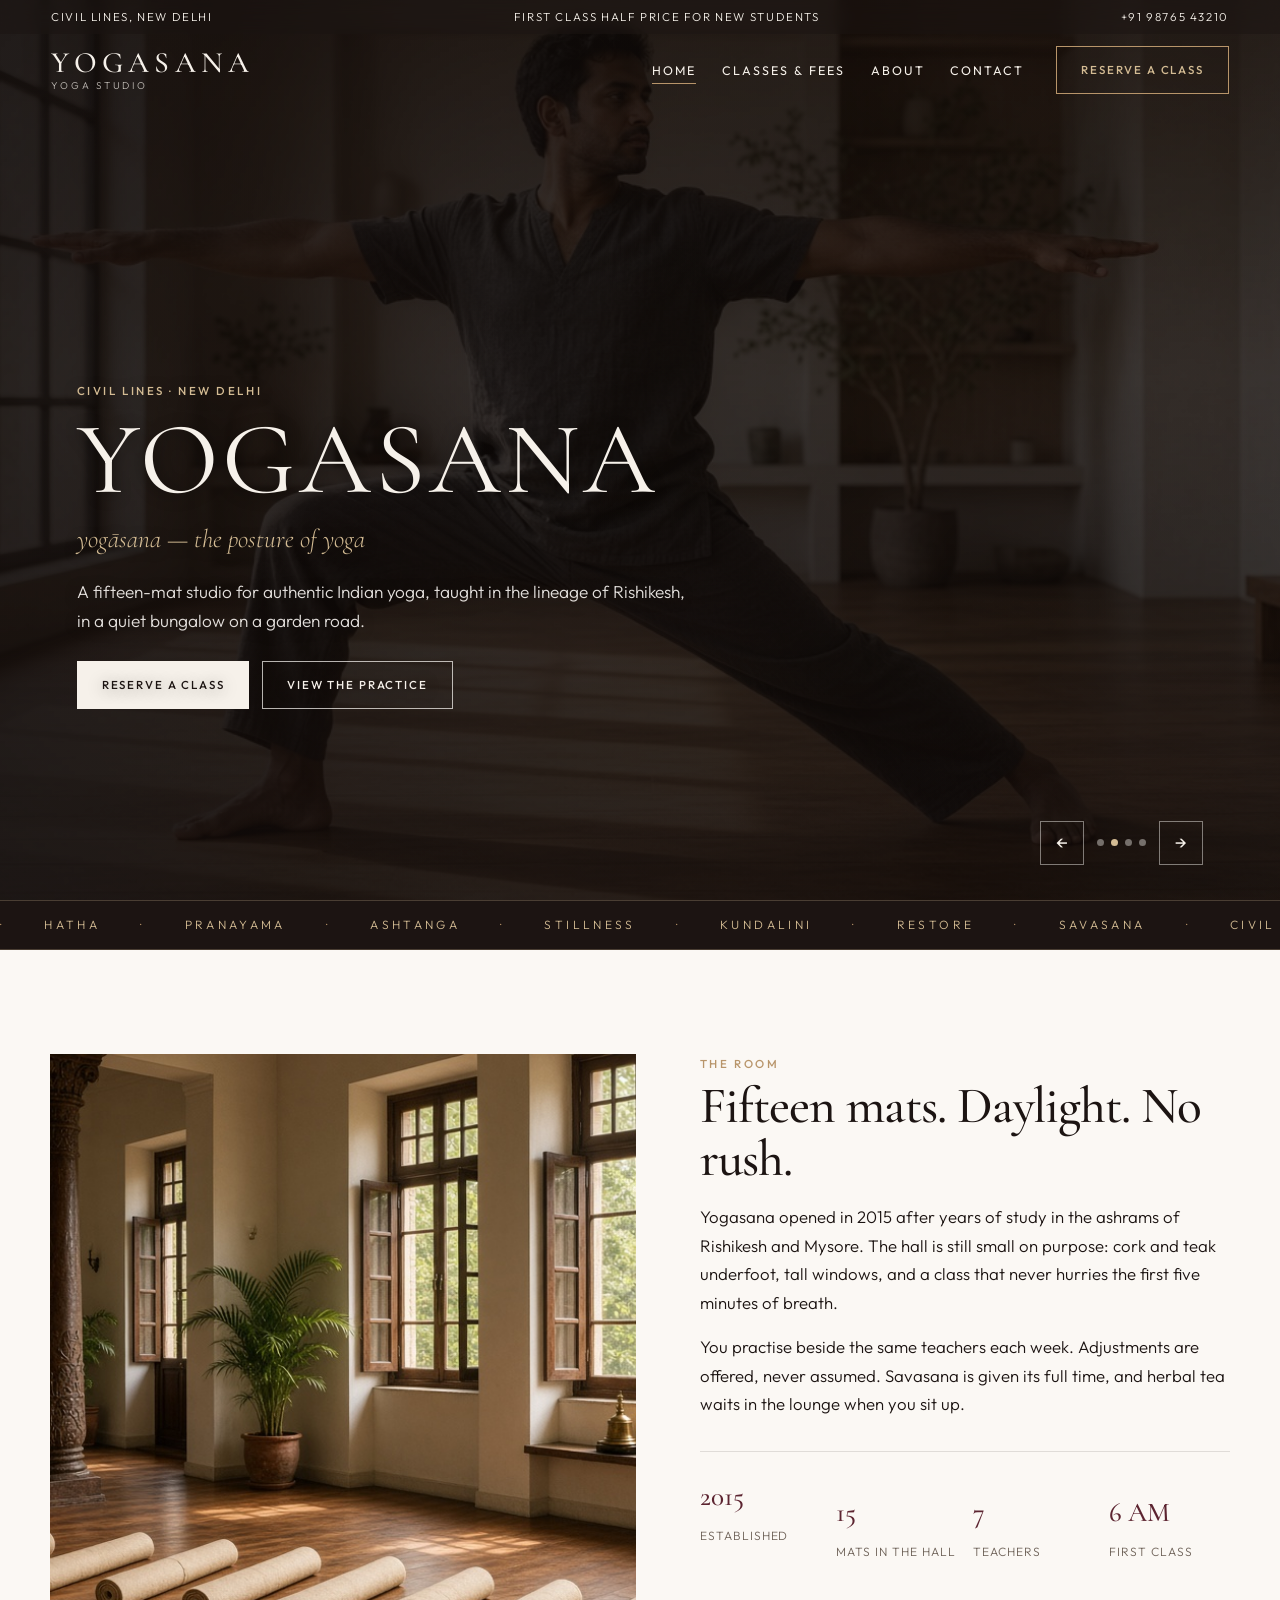
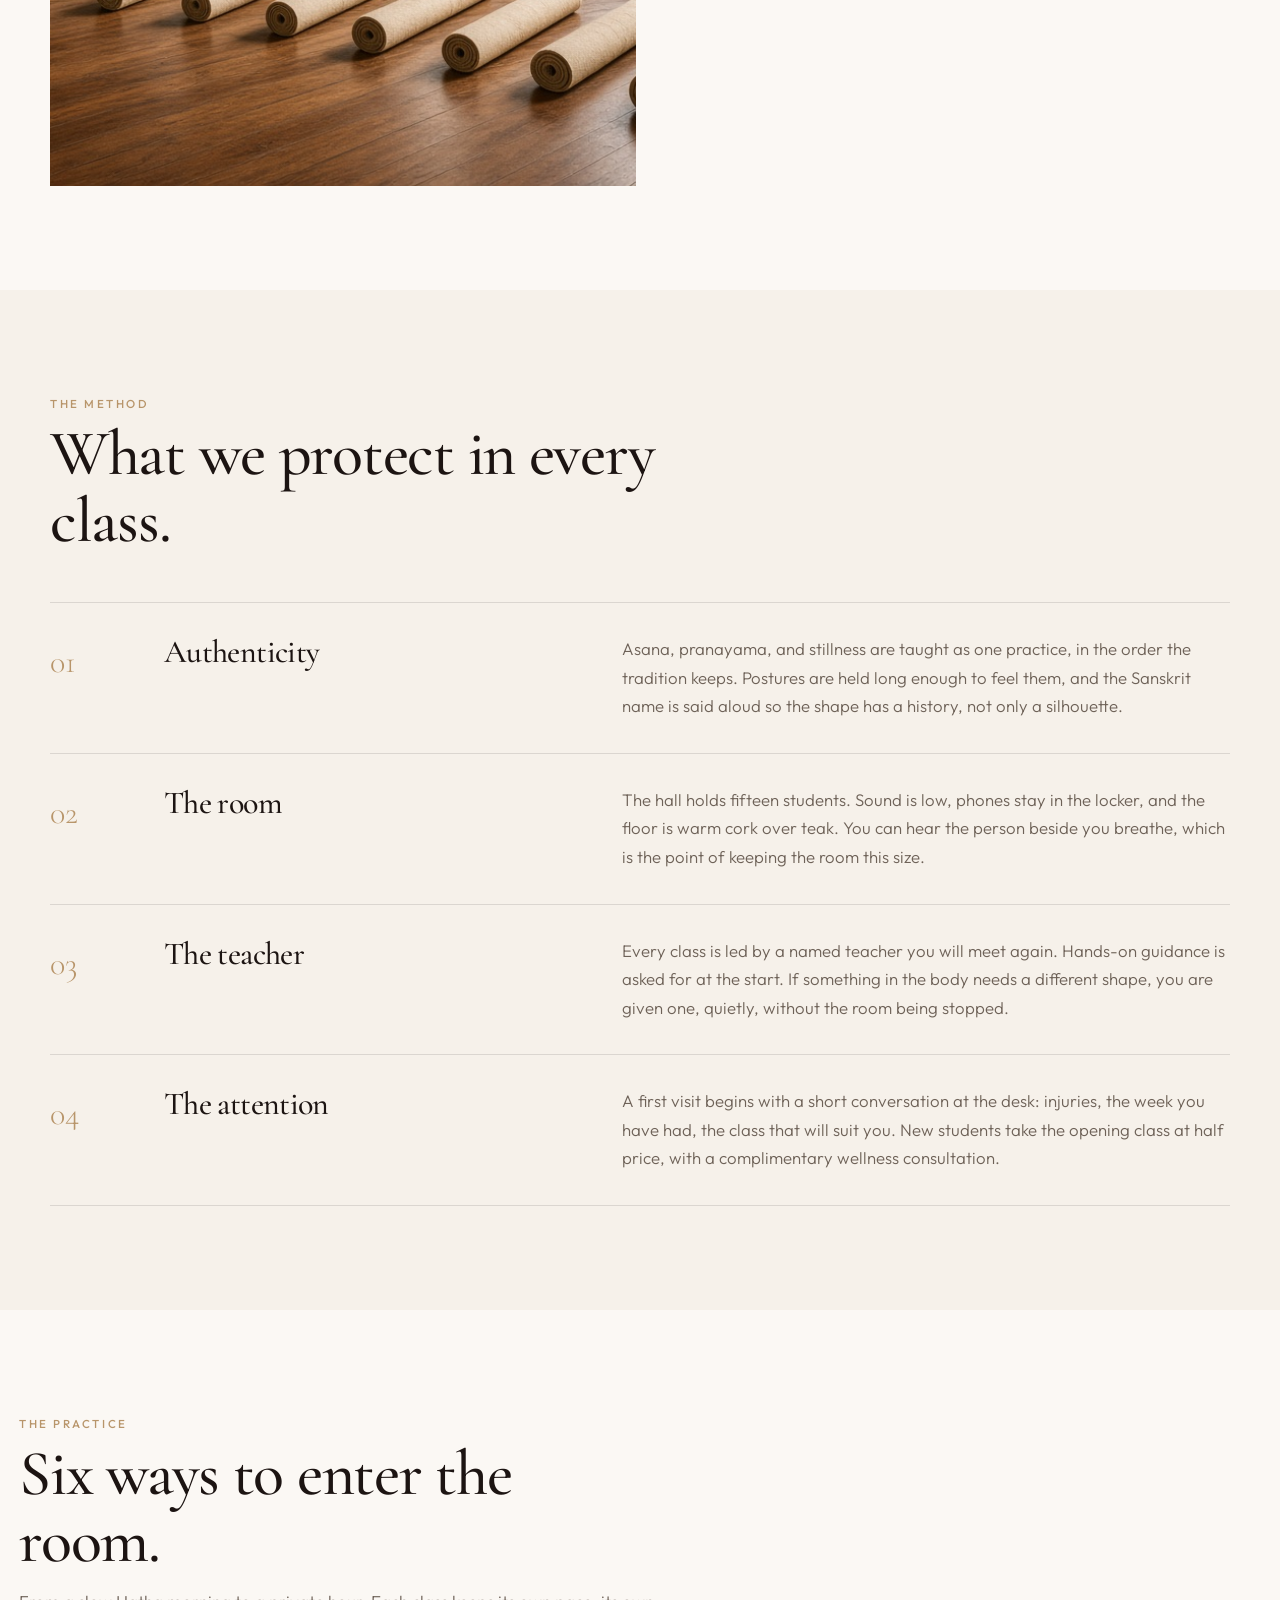
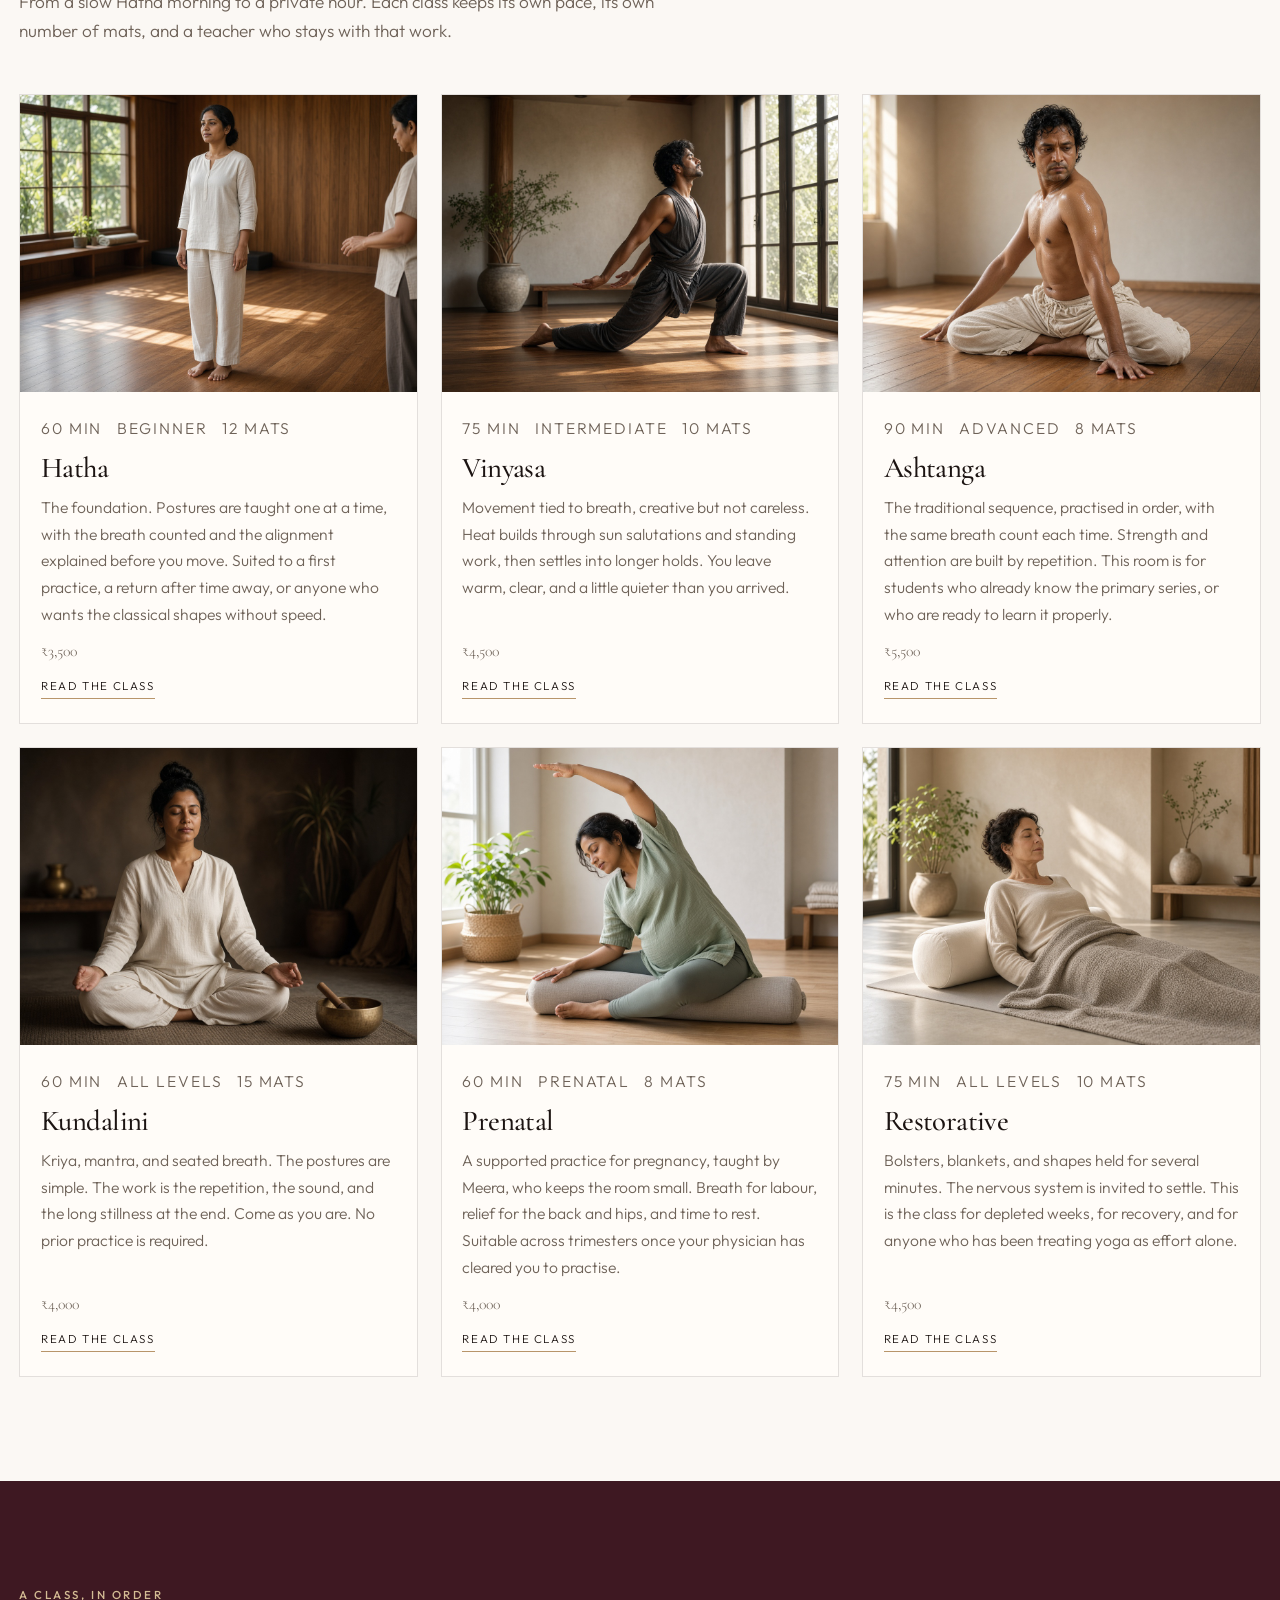
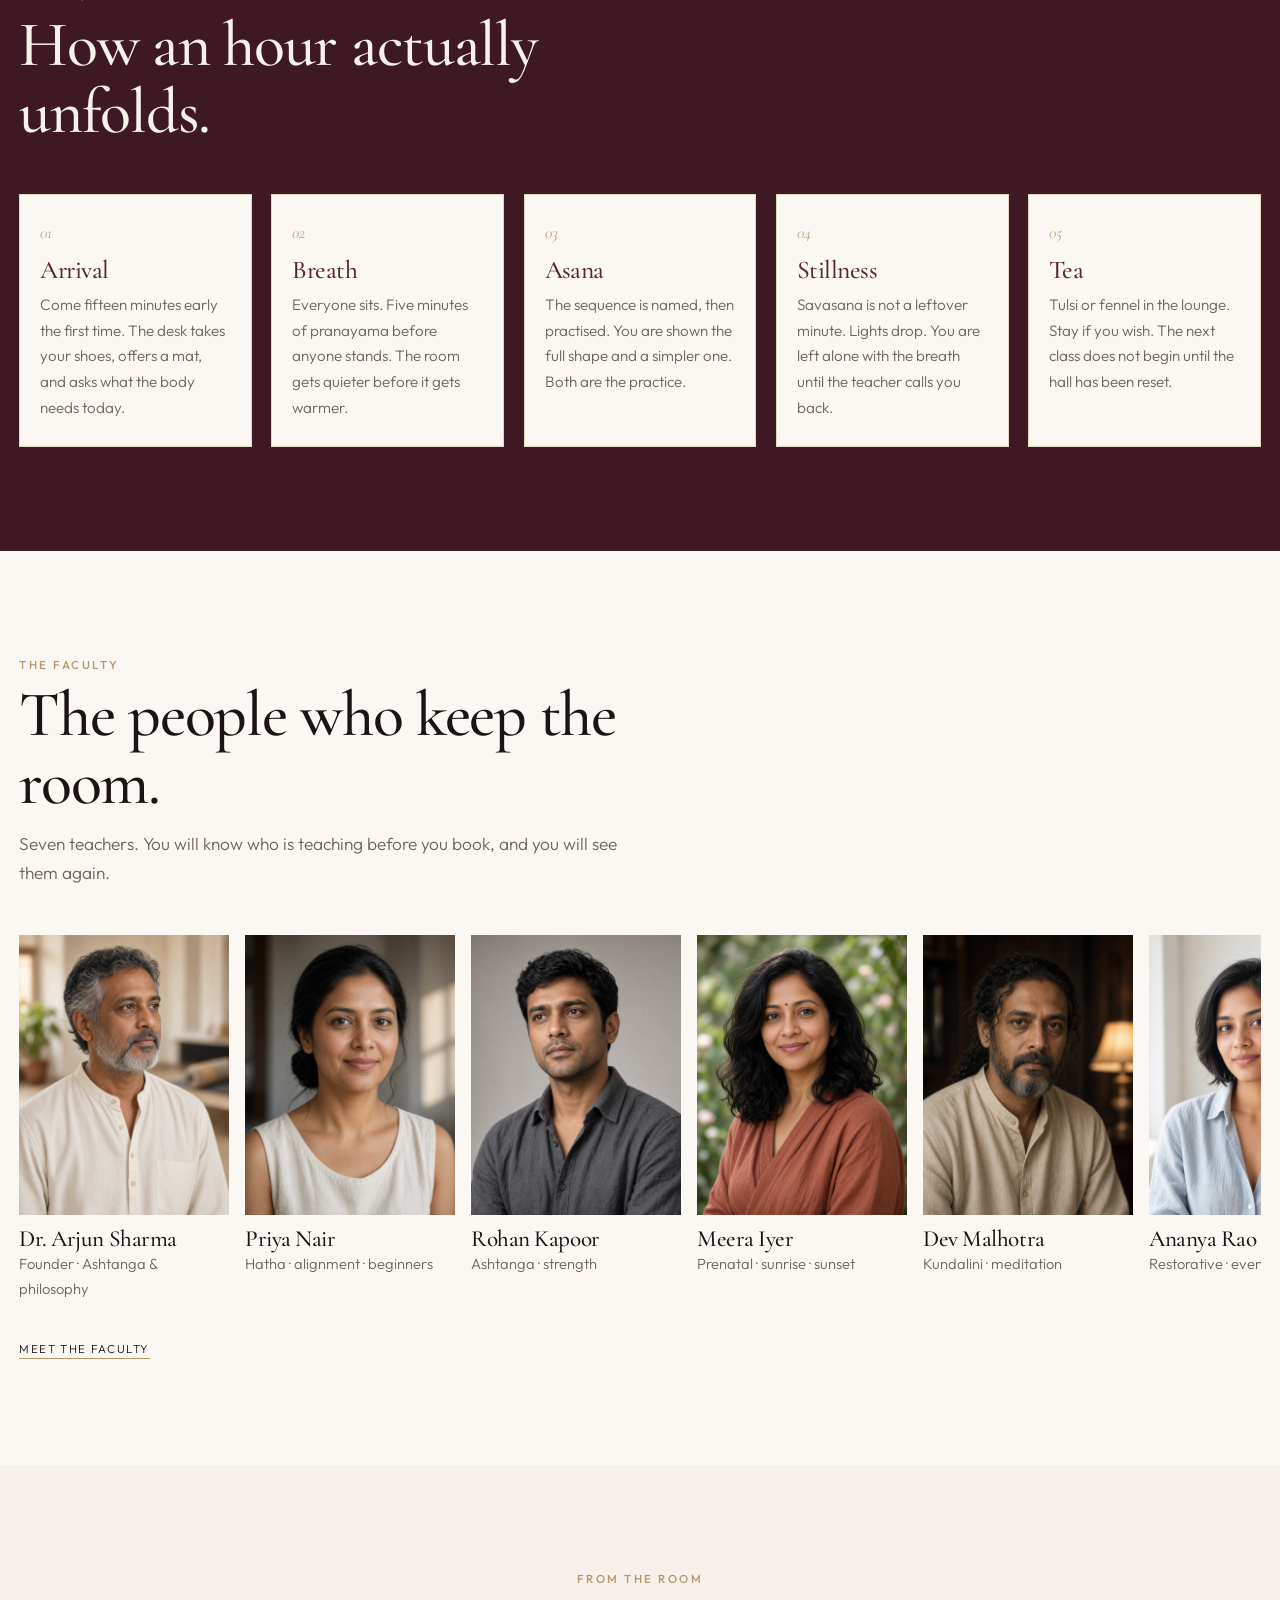
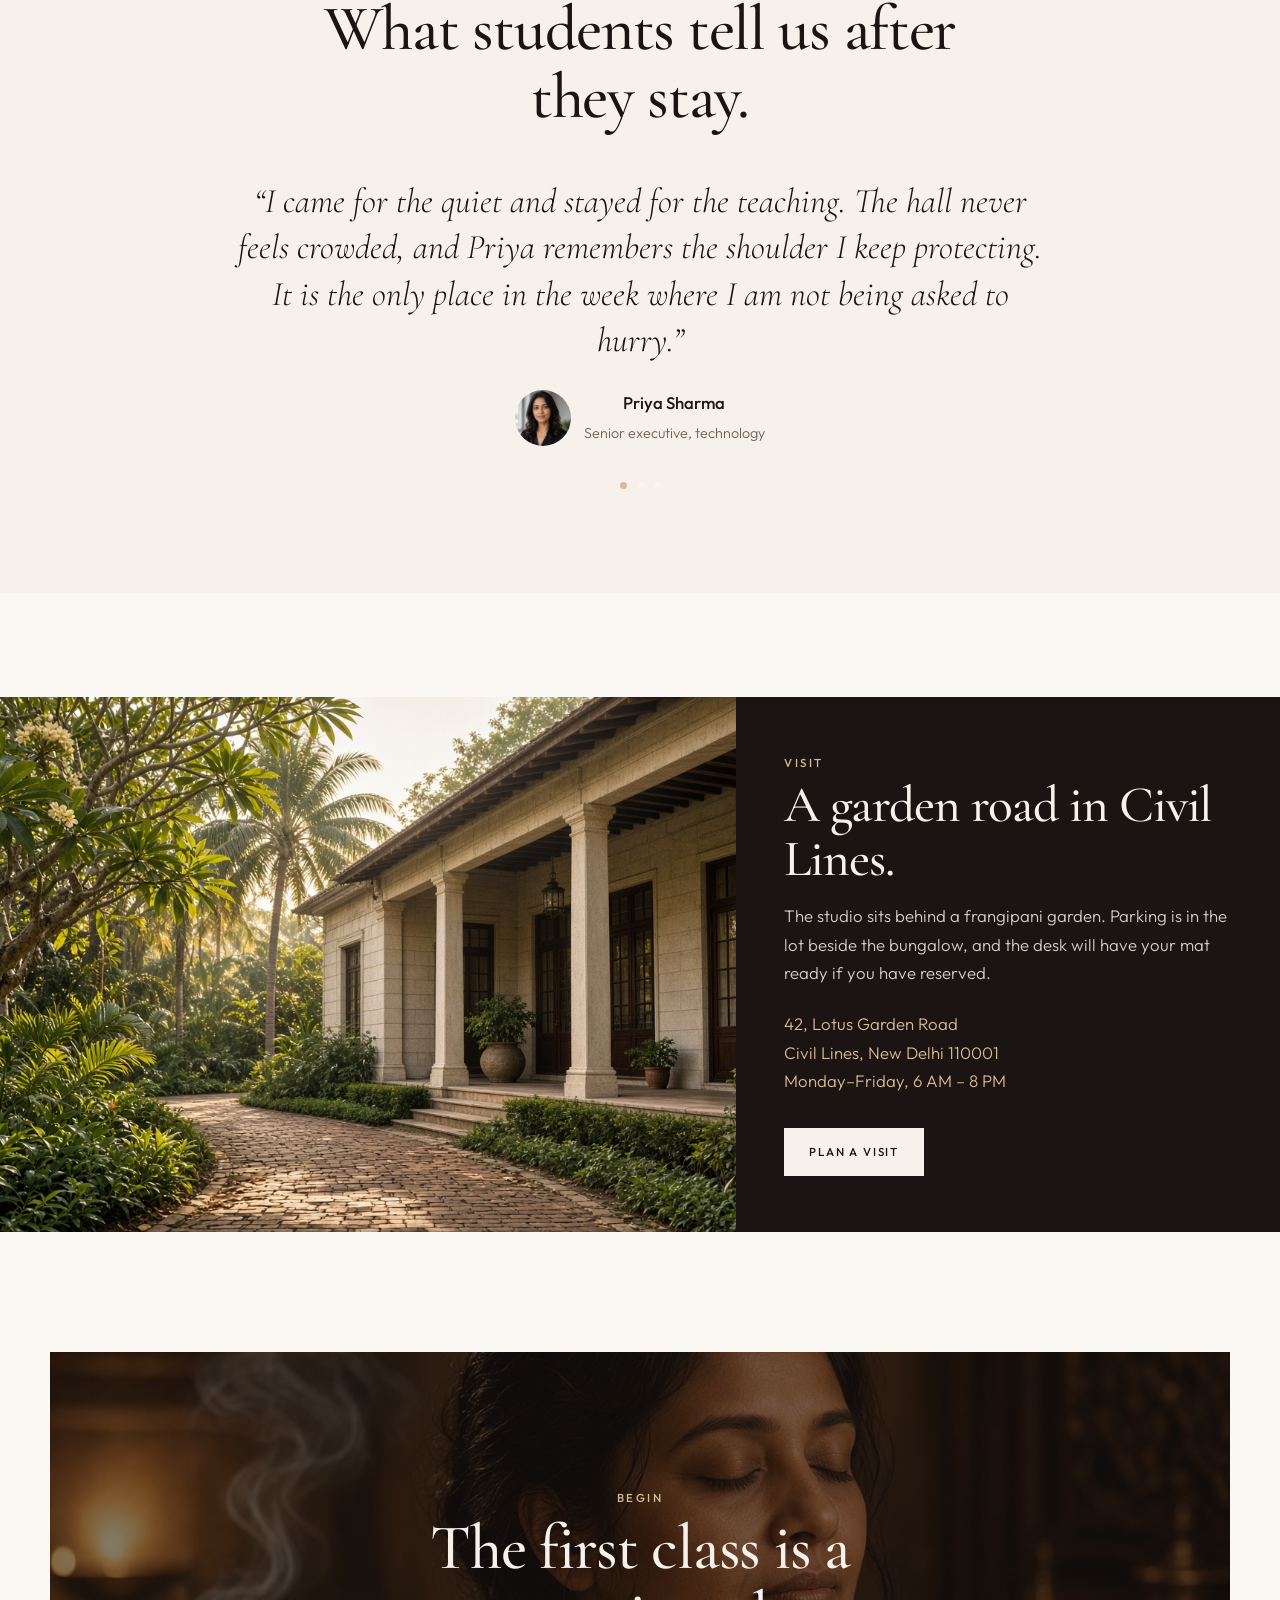
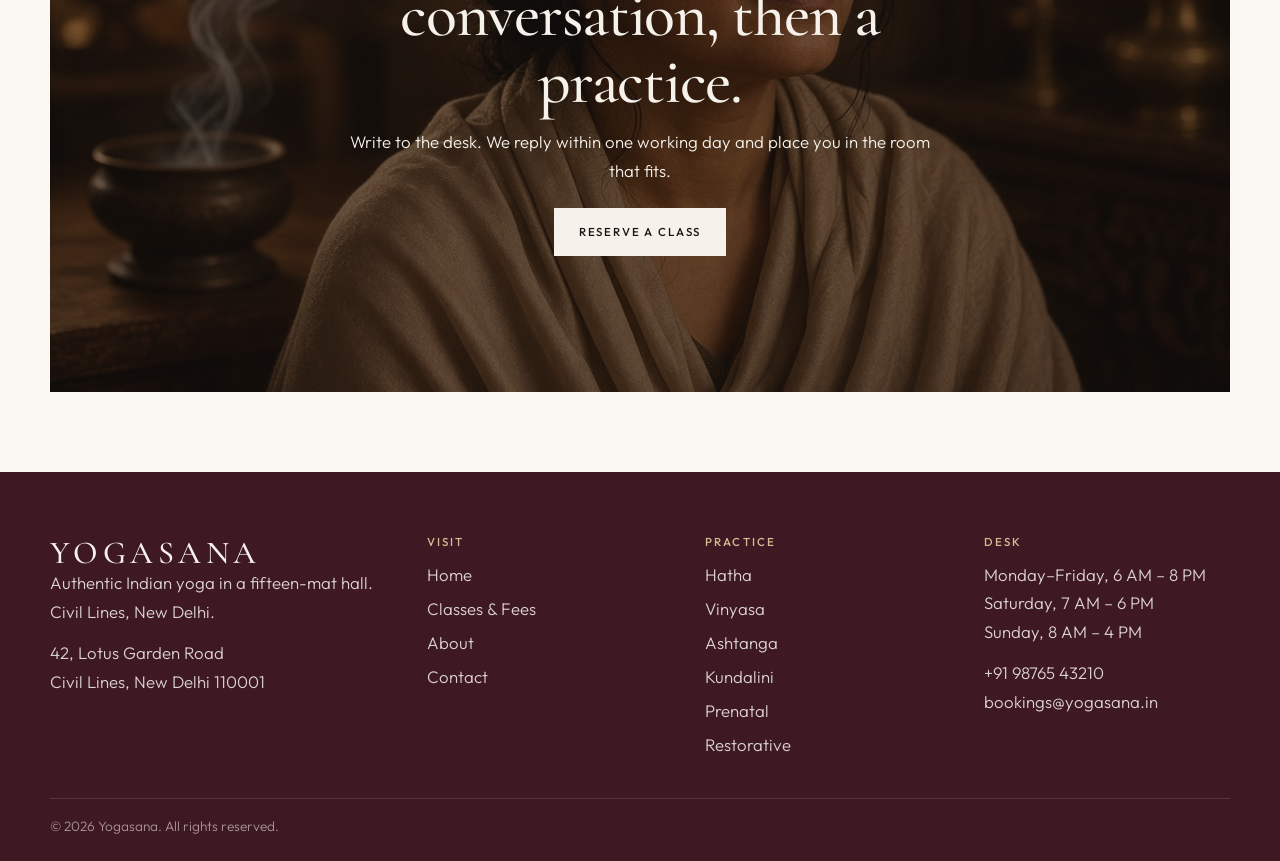
<file: index.html>
<!DOCTYPE html>
<html lang="en">
<head>
  <meta charset="UTF-8">
  <meta name="viewport" content="width=device-width, initial-scale=1.0">
  <meta name="description" content="Yogasana in Civil Lines, New Delhi. A fifteen-mat hall for authentic Indian yoga, taught slowly, with pranayama, asana, and stillness.">
  <title>Yogasana | Civil Lines, New Delhi</title>
  <link rel="icon" href="data:image/svg+xml,%3Csvg xmlns='http://www.w3.org/2000/svg' viewBox='0 0 64 64'%3E%3Ccircle cx='32' cy='32' r='28' fill='none' stroke='%23B8956A' stroke-width='2'/%3E%3Ccircle cx='32' cy='32' r='4' fill='%235C2430'/%3E%3C/svg%3E">
  <link rel="stylesheet" href="assets/css/style.css">
  <script>document.documentElement.classList.add("js");</script>
</head>
<body>
  <a class="skip" href="#main">Skip to content</a>
  <div class="veil" id="veil" aria-hidden="true"><span>Yogasana</span></div>

  <div class="utility">
    <p>Civil Lines, New Delhi</p>
    <p>First class half price for new students</p>
    <a href="tel:+919876543210">+91 98765 43210</a>
  </div>

  <header class="nav" id="nav">
    <a class="brand" href="index.html">
      <span class="brand-mark">Yogasana</span>
      <span class="brand-sub">Yoga Studio</span>
    </a>
    <button class="nav-toggle" aria-label="Open menu" aria-expanded="false" aria-controls="nav-panel"><span></span></button>
    <div class="nav-panel" id="nav-panel">
      <nav aria-label="Primary">
        <ul class="nav-links">
          <li><a href="index.html" class="active">Home</a></li>
          <li><a href="classes.html">Classes &amp; Fees</a></li>
          <li><a href="about.html">About</a></li>
          <li><a href="contact.html">Contact</a></li>
        </ul>
      </nav>
      <a class="btn btn-gold" href="contact.html">Reserve a class</a>
    </div>
  </header>

  <main id="main">
    <section class="hero" aria-roledescription="carousel" aria-label="Studio photographs">
      <div class="hero-slides">
        <figure class="hero-slide is-active"><img src="assets/images/hero-lotus.jpg" alt="A woman seated in lotus on a teak floor in a sunlit Delhi studio"></figure>
        <figure class="hero-slide"><img src="assets/images/hero-warrior.jpg" alt="A man holding warrior two beside tall studio windows"></figure>
        <figure class="hero-slide"><img src="assets/images/hero-meditation.jpg" alt="A woman meditating in warm lamplight with a silk shawl"></figure>
        <figure class="hero-slide"><img src="assets/images/hero-restore.jpg" alt="A supported restorative pose with bolsters and a sand blanket"></figure>
      </div>
      <div class="hero-shade"></div>
      <div class="hero-copy">
        <p class="kicker light">Civil Lines · New Delhi</p>
        <h1>Yogasana</h1>
        <p class="hero-sanskrit">yogāsana — the posture of yoga</p>
        <p class="hero-lede">A fifteen-mat studio for authentic Indian yoga, taught in the lineage of Rishikesh, in a quiet bungalow on a garden road.</p>
        <div class="hero-actions">
          <a class="btn btn-ivory" href="contact.html">Reserve a class</a>
          <a class="btn btn-line" href="classes.html">View the practice</a>
        </div>
        <blockquote class="hero-quote">
          <p>Yoga is the journey of the self, through the self, to the self.</p>
          <cite>The Bhagavad Gita</cite>
        </blockquote>
      </div>
      <div class="hero-ui">
        <button type="button" data-hero="prev" aria-label="Previous photograph">←</button>
        <div class="dots" role="tablist" aria-label="Choose photograph">
          <button type="button" role="tab" aria-label="Photograph 1" aria-selected="true"></button>
          <button type="button" role="tab" aria-label="Photograph 2" aria-selected="false"></button>
          <button type="button" role="tab" aria-label="Photograph 3" aria-selected="false"></button>
          <button type="button" role="tab" aria-label="Photograph 4" aria-selected="false"></button>
        </div>
        <button type="button" data-hero="next" aria-label="Next photograph">→</button>
      </div>
    </section>

    <div class="marquee" aria-hidden="true">
      <div class="marquee-track">
        <span>Hatha</span><span>Pranayama</span><span>Ashtanga</span><span>Stillness</span><span>Kundalini</span><span>Restore</span><span>Savasana</span><span>Civil Lines</span>
        <span>Hatha</span><span>Pranayama</span><span>Ashtanga</span><span>Stillness</span><span>Kundalini</span><span>Restore</span><span>Savasana</span><span>Civil Lines</span>
      </div>
    </div>

    <section>
      <div class="wrap intro-grid">
        <figure class="frame-photo reveal">
          <img src="assets/images/studio-hall.jpg" alt="The empty practice hall with rolled cotton mats and morning light">
        </figure>
        <div class="intro-copy reveal">
          <p class="kicker">The room</p>
          <h2>Fifteen mats. Daylight. No rush.</h2>
          <p>Yogasana opened in 2015 after years of study in the ashrams of Rishikesh and Mysore. The hall is still small on purpose: cork and teak underfoot, tall windows, and a class that never hurries the first five minutes of breath.</p>
          <p>You practise beside the same teachers each week. Adjustments are offered, never assumed. Savasana is given its full time, and herbal tea waits in the lounge when you sit up.</p>
          <div class="stats">
            <p><strong>2015</strong><span>Established</span></p>
            <p><strong>15</strong><span>Mats in the hall</span></p>
            <p><strong>7</strong><span>Teachers</span></p>
            <p><strong>6 AM</strong><span>First class</span></p>
          </div>
        </div>
      </div>
    </section>

    <section class="method">
      <div class="wrap">
        <header class="sec-head reveal">
          <p class="kicker">The method</p>
          <h2>What we protect in every class.</h2>
        </header>
        <div class="method-list">
          <article class="method-item reveal">
            <span class="num">01</span>
            <h3>Authenticity</h3>
            <p>Asana, pranayama, and stillness are taught as one practice, in the order the tradition keeps. Postures are held long enough to feel them, and the Sanskrit name is said aloud so the shape has a history, not only a silhouette.</p>
          </article>
          <article class="method-item reveal">
            <span class="num">02</span>
            <h3>The room</h3>
            <p>The hall holds fifteen students. Sound is low, phones stay in the locker, and the floor is warm cork over teak. You can hear the person beside you breathe, which is the point of keeping the room this size.</p>
          </article>
          <article class="method-item reveal">
            <span class="num">03</span>
            <h3>The teacher</h3>
            <p>Every class is led by a named teacher you will meet again. Hands-on guidance is asked for at the start. If something in the body needs a different shape, you are given one, quietly, without the room being stopped.</p>
          </article>
          <article class="method-item reveal">
            <span class="num">04</span>
            <h3>The attention</h3>
            <p>A first visit begins with a short conversation at the desk: injuries, the week you have had, the class that will suit you. New students take the opening class at half price, with a complimentary wellness consultation.</p>
          </article>
        </div>
      </div>
    </section>

    <section>
      <div class="wrap-wide">
        <header class="sec-head reveal">
          <p class="kicker">The practice</p>
          <h2>Six ways to enter the room.</h2>
          <p class="lede">From a slow Hatha morning to a private hour. Each class keeps its own pace, its own number of mats, and a teacher who stays with that work.</p>
        </header>
        <div class="class-grid">
          <article class="class-card reveal">
            <img src="assets/images/class-hatha.jpg" alt="Standing pose in a Hatha class with soft morning light">
            <div class="body">
              <p class="meta"><span>60 min</span><span>Beginner</span><span>12 mats</span></p>
              <h3>Hatha</h3>
              <p>The foundation. Postures are taught one at a time, with the breath counted and the alignment explained before you move. Suited to a first practice, a return after time away, or anyone who wants the classical shapes without speed.</p>
              <p class="price">₹3,500</p>
              <a class="link-quiet" href="classes.html#hatha">Read the class</a>
            </div>
          </article>
          <article class="class-card reveal">
            <img src="assets/images/class-vinyasa.jpg" alt="A low lunge in a vinyasa sequence">
            <div class="body">
              <p class="meta"><span>75 min</span><span>Intermediate</span><span>10 mats</span></p>
              <h3>Vinyasa</h3>
              <p>Movement tied to breath, creative but not careless. Heat builds through sun salutations and standing work, then settles into longer holds. You leave warm, clear, and a little quieter than you arrived.</p>
              <p class="price">₹4,500</p>
              <a class="link-quiet" href="classes.html#vinyasa">Read the class</a>
            </div>
          </article>
          <article class="class-card reveal">
            <img src="assets/images/class-ashtanga.jpg" alt="A focused seated posture in the Ashtanga practice">
            <div class="body">
              <p class="meta"><span>90 min</span><span>Advanced</span><span>8 mats</span></p>
              <h3>Ashtanga</h3>
              <p>The traditional sequence, practised in order, with the same breath count each time. Strength and attention are built by repetition. This room is for students who already know the primary series, or who are ready to learn it properly.</p>
              <p class="price">₹5,500</p>
              <a class="link-quiet" href="classes.html#ashtanga">Read the class</a>
            </div>
          </article>
          <article class="class-card reveal">
            <img src="assets/images/class-kundalini.jpg" alt="Seated meditation beside a brass singing bowl">
            <div class="body">
              <p class="meta"><span>60 min</span><span>All levels</span><span>15 mats</span></p>
              <h3>Kundalini</h3>
              <p>Kriya, mantra, and seated breath. The postures are simple. The work is the repetition, the sound, and the long stillness at the end. Come as you are. No prior practice is required.</p>
              <p class="price">₹4,000</p>
              <a class="link-quiet" href="classes.html#kundalini">Read the class</a>
            </div>
          </article>
          <article class="class-card reveal">
            <img src="assets/images/class-prenatal.jpg" alt="An expectant mother in a supported prenatal stretch">
            <div class="body">
              <p class="meta"><span>60 min</span><span>Prenatal</span><span>8 mats</span></p>
              <h3>Prenatal</h3>
              <p>A supported practice for pregnancy, taught by Meera, who keeps the room small. Breath for labour, relief for the back and hips, and time to rest. Suitable across trimesters once your physician has cleared you to practise.</p>
              <p class="price">₹4,000</p>
              <a class="link-quiet" href="classes.html#prenatal">Read the class</a>
            </div>
          </article>
          <article class="class-card reveal">
            <img src="assets/images/class-restorative.jpg" alt="A restorative pose held over a bolster">
            <div class="body">
              <p class="meta"><span>75 min</span><span>All levels</span><span>10 mats</span></p>
              <h3>Restorative</h3>
              <p>Bolsters, blankets, and shapes held for several minutes. The nervous system is invited to settle. This is the class for depleted weeks, for recovery, and for anyone who has been treating yoga as effort alone.</p>
              <p class="price">₹4,500</p>
              <a class="link-quiet" href="classes.html#restorative">Read the class</a>
            </div>
          </article>
        </div>
      </div>
    </section>

    <section class="ritual">
      <div class="wrap-wide">
        <header class="sec-head reveal">
          <p class="kicker">A class, in order</p>
          <h2>How an hour actually unfolds.</h2>
        </header>
        <div class="ritual-row">
          <article class="ritual-step reveal">
            <em>01</em>
            <h3>Arrival</h3>
            <p>Come fifteen minutes early the first time. The desk takes your shoes, offers a mat, and asks what the body needs today.</p>
          </article>
          <article class="ritual-step reveal">
            <em>02</em>
            <h3>Breath</h3>
            <p>Everyone sits. Five minutes of pranayama before anyone stands. The room gets quieter before it gets warmer.</p>
          </article>
          <article class="ritual-step reveal">
            <em>03</em>
            <h3>Asana</h3>
            <p>The sequence is named, then practised. You are shown the full shape and a simpler one. Both are the practice.</p>
          </article>
          <article class="ritual-step reveal">
            <em>04</em>
            <h3>Stillness</h3>
            <p>Savasana is not a leftover minute. Lights drop. You are left alone with the breath until the teacher calls you back.</p>
          </article>
          <article class="ritual-step reveal">
            <em>05</em>
            <h3>Tea</h3>
            <p>Tulsi or fennel in the lounge. Stay if you wish. The next class does not begin until the hall has been reset.</p>
          </article>
        </div>
      </div>
    </section>

    <section>
      <div class="wrap-wide">
        <header class="sec-head reveal">
          <p class="kicker">The faculty</p>
          <h2>The people who keep the room.</h2>
          <p class="lede">Seven teachers. You will know who is teaching before you book, and you will see them again.</p>
        </header>
        <div class="teacher-rail">
          <article class="reveal">
            <img src="assets/images/founder.jpg" alt="Portrait of Dr. Arjun Sharma">
            <h3>Dr. Arjun Sharma</h3>
            <p>Founder · Ashtanga &amp; philosophy</p>
          </article>
          <article class="reveal">
            <img src="assets/images/teacher-priya.jpg" alt="Portrait of Priya Nair">
            <h3>Priya Nair</h3>
            <p>Hatha · alignment · beginners</p>
          </article>
          <article class="reveal">
            <img src="assets/images/teacher-rohan.jpg" alt="Portrait of Rohan Kapoor">
            <h3>Rohan Kapoor</h3>
            <p>Ashtanga · strength</p>
          </article>
          <article class="reveal">
            <img src="assets/images/teacher-meera.jpg" alt="Portrait of Meera Iyer">
            <h3>Meera Iyer</h3>
            <p>Prenatal · sunrise · sunset</p>
          </article>
          <article class="reveal">
            <img src="assets/images/teacher-dev.jpg" alt="Portrait of Dev Malhotra">
            <h3>Dev Malhotra</h3>
            <p>Kundalini · meditation</p>
          </article>
          <article class="reveal">
            <img src="assets/images/teacher-ananya.jpg" alt="Portrait of Ananya Rao">
            <h3>Ananya Rao</h3>
            <p>Restorative · evening</p>
          </article>
          <article class="reveal">
            <img src="assets/images/teacher-lakshmi.jpg" alt="Portrait of Lakshmi Desai">
            <h3>Lakshmi Desai</h3>
            <p>Gentle &amp; family yoga</p>
          </article>
        </div>
        <p class="mt"><a class="link-quiet" href="about.html">Meet the faculty</a></p>
      </div>
    </section>

    <section class="quotes">
      <div class="wrap">
        <header class="sec-head center reveal">
          <p class="kicker">From the room</p>
          <h2>What students tell us after they stay.</h2>
        </header>
        <div class="quote-stage">
          <blockquote class="is-active">
            <q>I came for the quiet and stayed for the teaching. The hall never feels crowded, and Priya remembers the shoulder I keep protecting. It is the only place in the week where I am not being asked to hurry.</q>
            <div class="who">
              <img src="assets/images/portrait-priya.jpg" alt="Priya Sharma">
              <p><strong>Priya Sharma</strong><span>Senior executive, technology</span></p>
            </div>
          </blockquote>
          <blockquote>
            <q>I had tried louder studios. Yogasana is the opposite: a counted breath, a teacher who will stop you if the knee is wrong, and tea afterwards. My practice is less dramatic and much more honest.</q>
            <div class="who">
              <img src="assets/images/portrait-arjun.jpg" alt="Arjun Patel">
              <p><strong>Arjun Patel</strong><span>Business owner</span></p>
            </div>
          </blockquote>
          <blockquote>
            <q>As a dancer I already knew how to push. Ananya taught me how to stop. The restorative hour changed the way I rehearse. I leave the bungalow slower, which is what I needed.</q>
            <div class="who">
              <img src="assets/images/portrait-ananya.jpg" alt="Ananya Mehta">
              <p><strong>Ananya Mehta</strong><span>Classical dancer</span></p>
            </div>
          </blockquote>
        </div>
        <div class="quote-nav dots" aria-label="Choose a note">
          <button type="button" aria-label="Note from Priya Sharma" aria-selected="true"></button>
          <button type="button" aria-label="Note from Arjun Patel" aria-selected="false"></button>
          <button type="button" aria-label="Note from Ananya Mehta" aria-selected="false"></button>
        </div>
      </div>
    </section>

    <section class="visit-grid" aria-label="Visit the studio">
      <img src="assets/images/visit.jpg" alt="The bungalow exterior and garden path in morning light">
      <div class="visit-copy">
        <p class="kicker light">Visit</p>
        <h2>A garden road in Civil Lines.</h2>
        <p>The studio sits behind a frangipani garden. Parking is in the lot beside the bungalow, and the desk will have your mat ready if you have reserved.</p>
        <address>
          42, Lotus Garden Road<br>
          Civil Lines, New Delhi 110001<br>
          Monday–Friday, 6 AM – 8 PM
        </address>
        <a class="btn btn-ivory" href="contact.html">Plan a visit</a>
      </div>
    </section>

    <section class="close-band">
      <img src="assets/images/hero-meditation.jpg" alt="">
      <div class="shade"></div>
      <div class="inner">
        <p class="kicker light">Begin</p>
        <h2>The first class is a conversation, then a practice.</h2>
        <p>Write to the desk. We reply within one working day and place you in the room that fits.</p>
        <p class="mt"><a class="btn btn-ivory" href="contact.html">Reserve a class</a></p>
      </div>
    </section>
  </main>

  <footer>
    <div class="wrap foot-grid">
      <div>
        <h2>Yogasana</h2>
        <p>Authentic Indian yoga in a fifteen-mat hall. Civil Lines, New Delhi.</p>
        <p class="mt-s">42, Lotus Garden Road<br>Civil Lines, New Delhi 110001</p>
      </div>
      <div>
        <h3>Visit</h3>
        <ul>
          <li><a href="index.html">Home</a></li>
          <li><a href="classes.html">Classes &amp; Fees</a></li>
          <li><a href="about.html">About</a></li>
          <li><a href="contact.html">Contact</a></li>
        </ul>
      </div>
      <div>
        <h3>Practice</h3>
        <ul>
          <li><a href="classes.html#hatha">Hatha</a></li>
          <li><a href="classes.html#vinyasa">Vinyasa</a></li>
          <li><a href="classes.html#ashtanga">Ashtanga</a></li>
          <li><a href="classes.html#kundalini">Kundalini</a></li>
          <li><a href="classes.html#prenatal">Prenatal</a></li>
          <li><a href="classes.html#restorative">Restorative</a></li>
        </ul>
      </div>
      <div>
        <h3>Desk</h3>
        <p>Monday–Friday, 6 AM – 8 PM</p>
        <p>Saturday, 7 AM – 6 PM</p>
        <p>Sunday, 8 AM – 4 PM</p>
        <p class="mt-s"><a href="tel:+919876543210">+91 98765 43210</a><br><a href="mailto:bookings@yogasana.in">bookings@yogasana.in</a></p>
      </div>
    </div>
    <div class="wrap legal">© 2026 Yogasana. All rights reserved.</div>
  </footer>
  <script src="assets/js/script.js"></script>
</body>
</html>
</file>
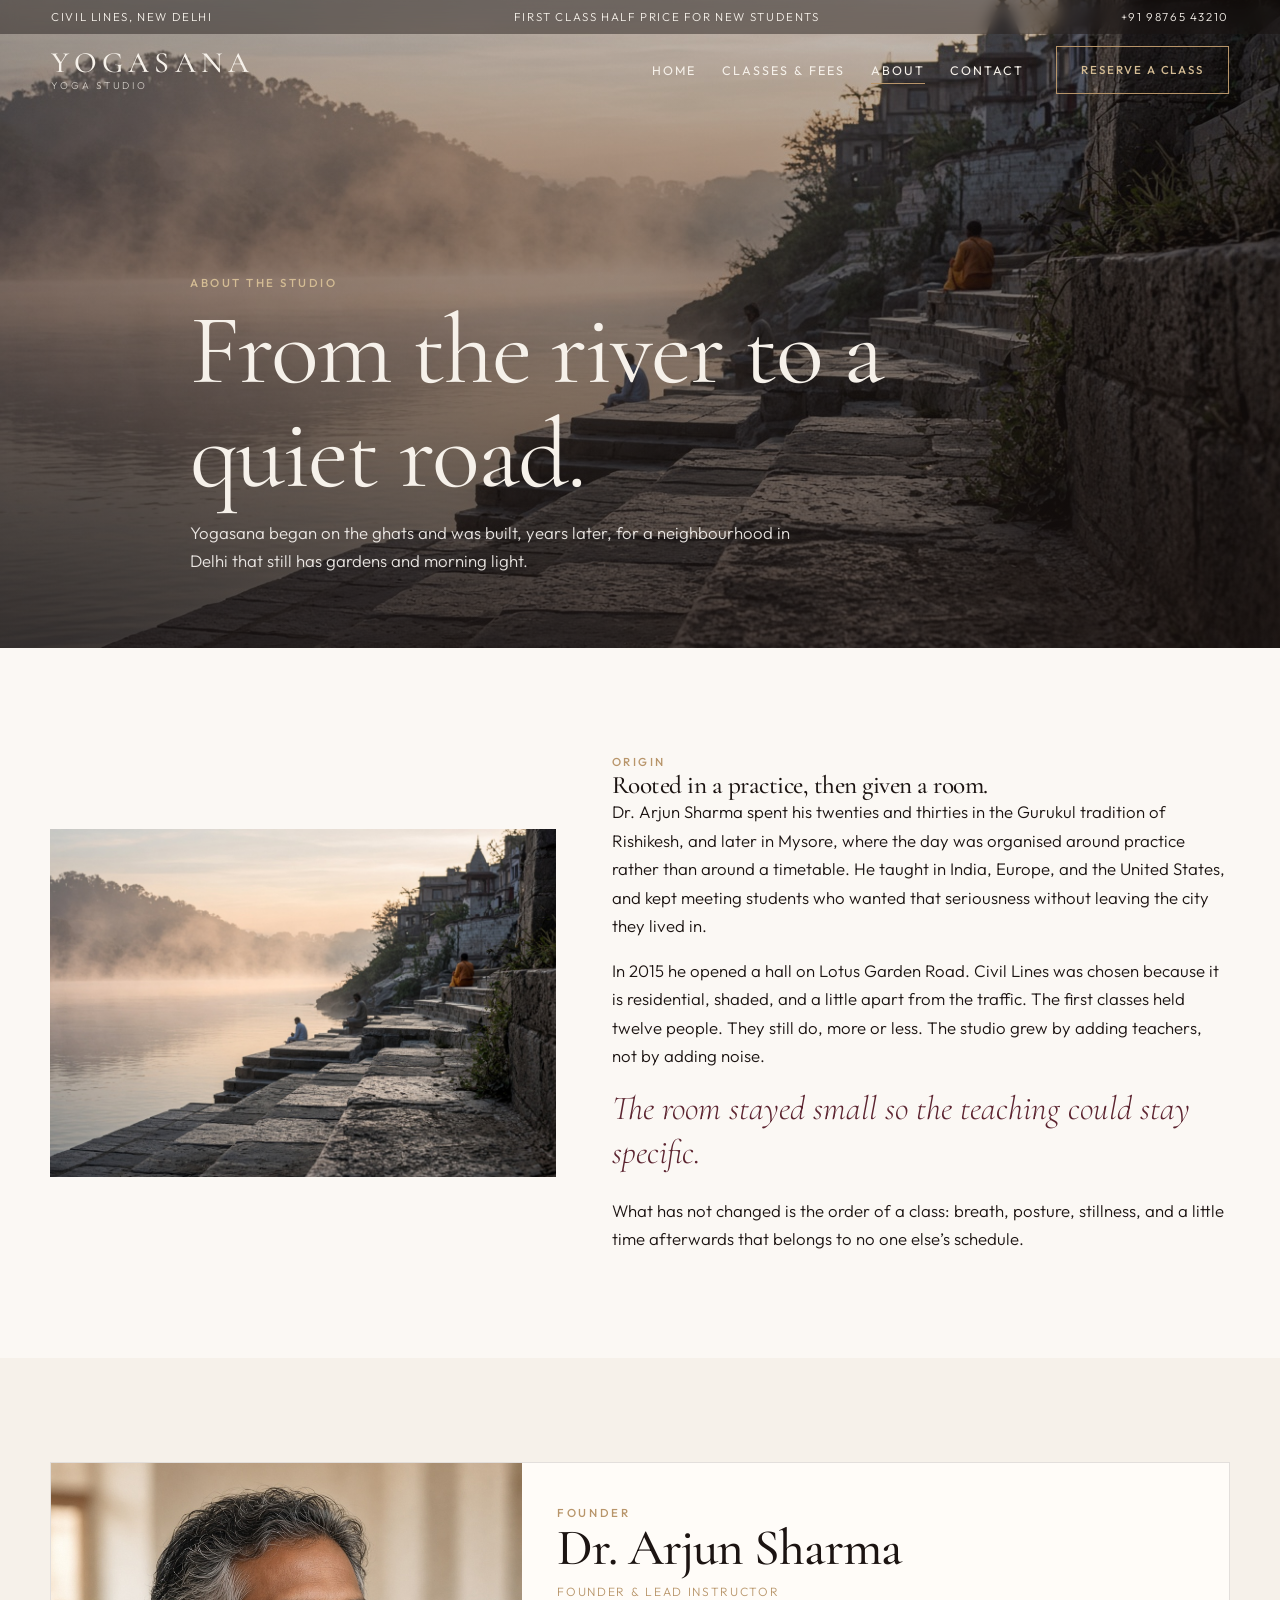
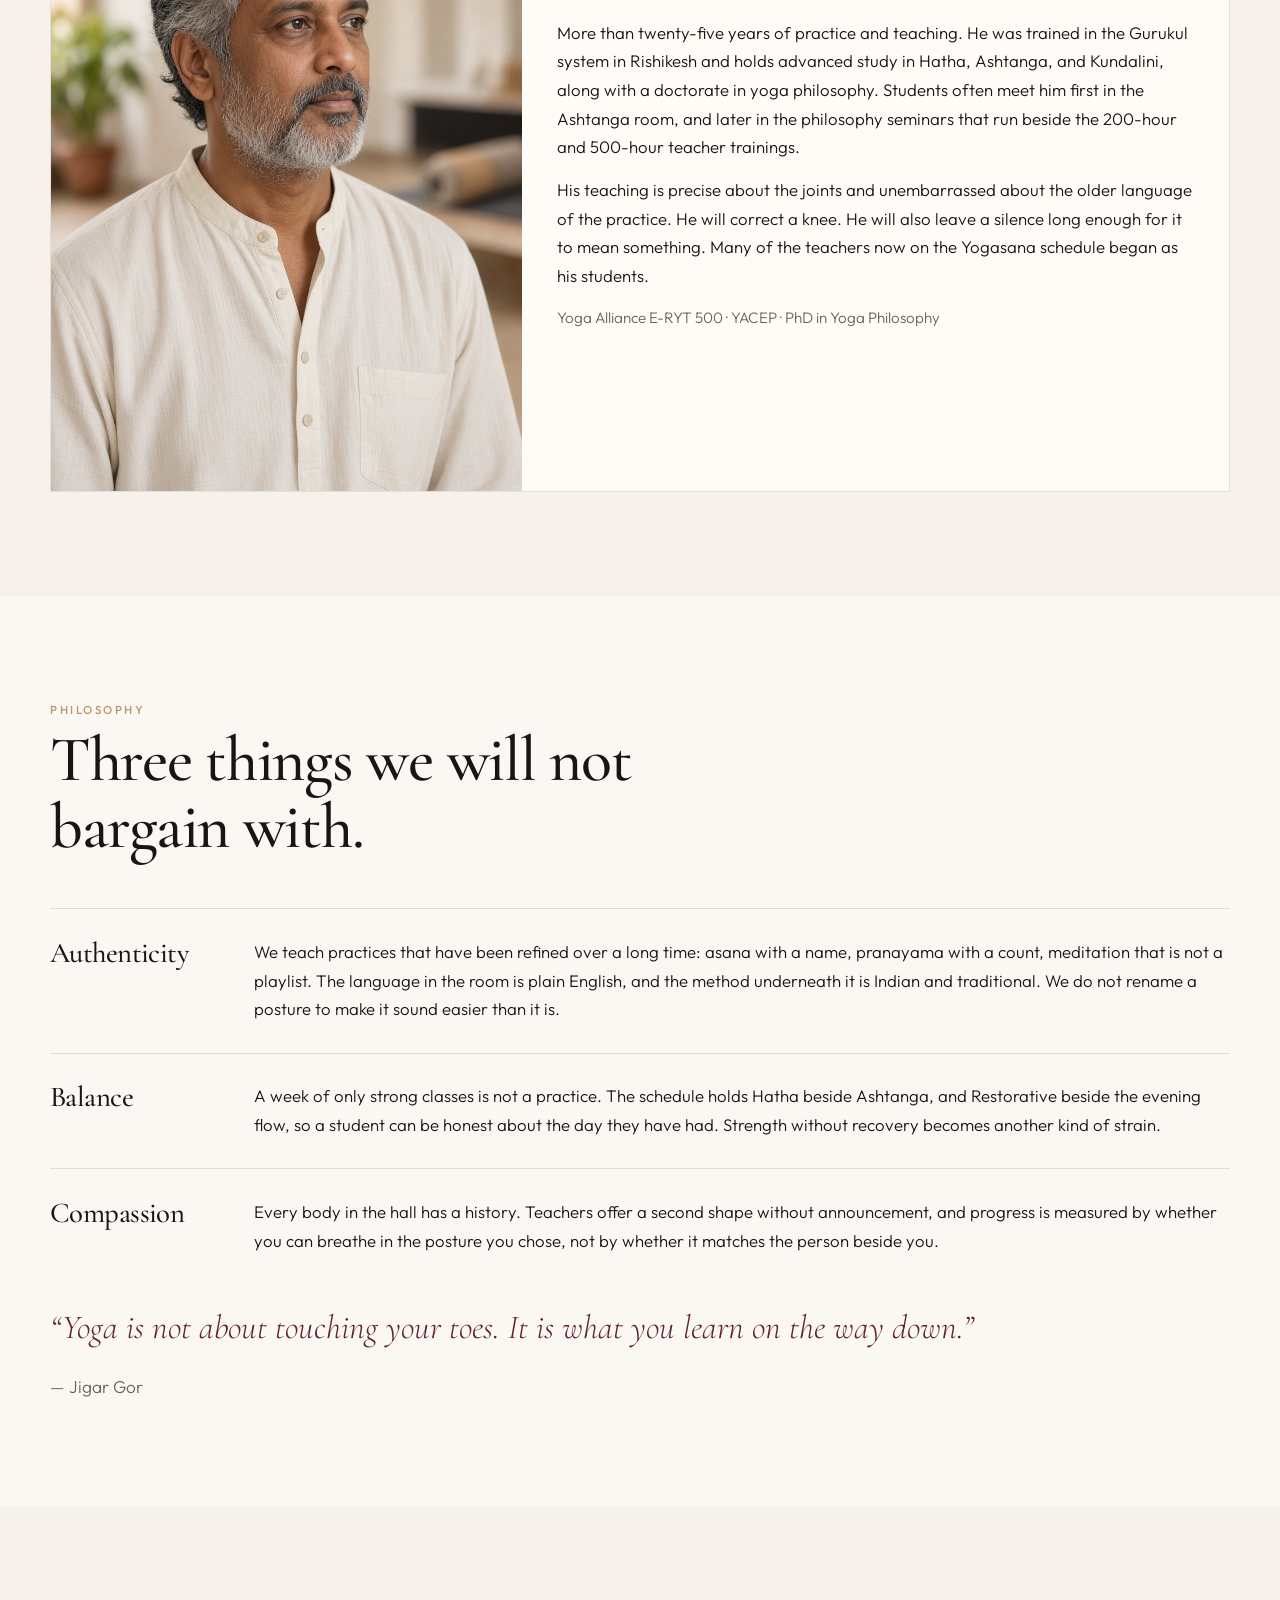
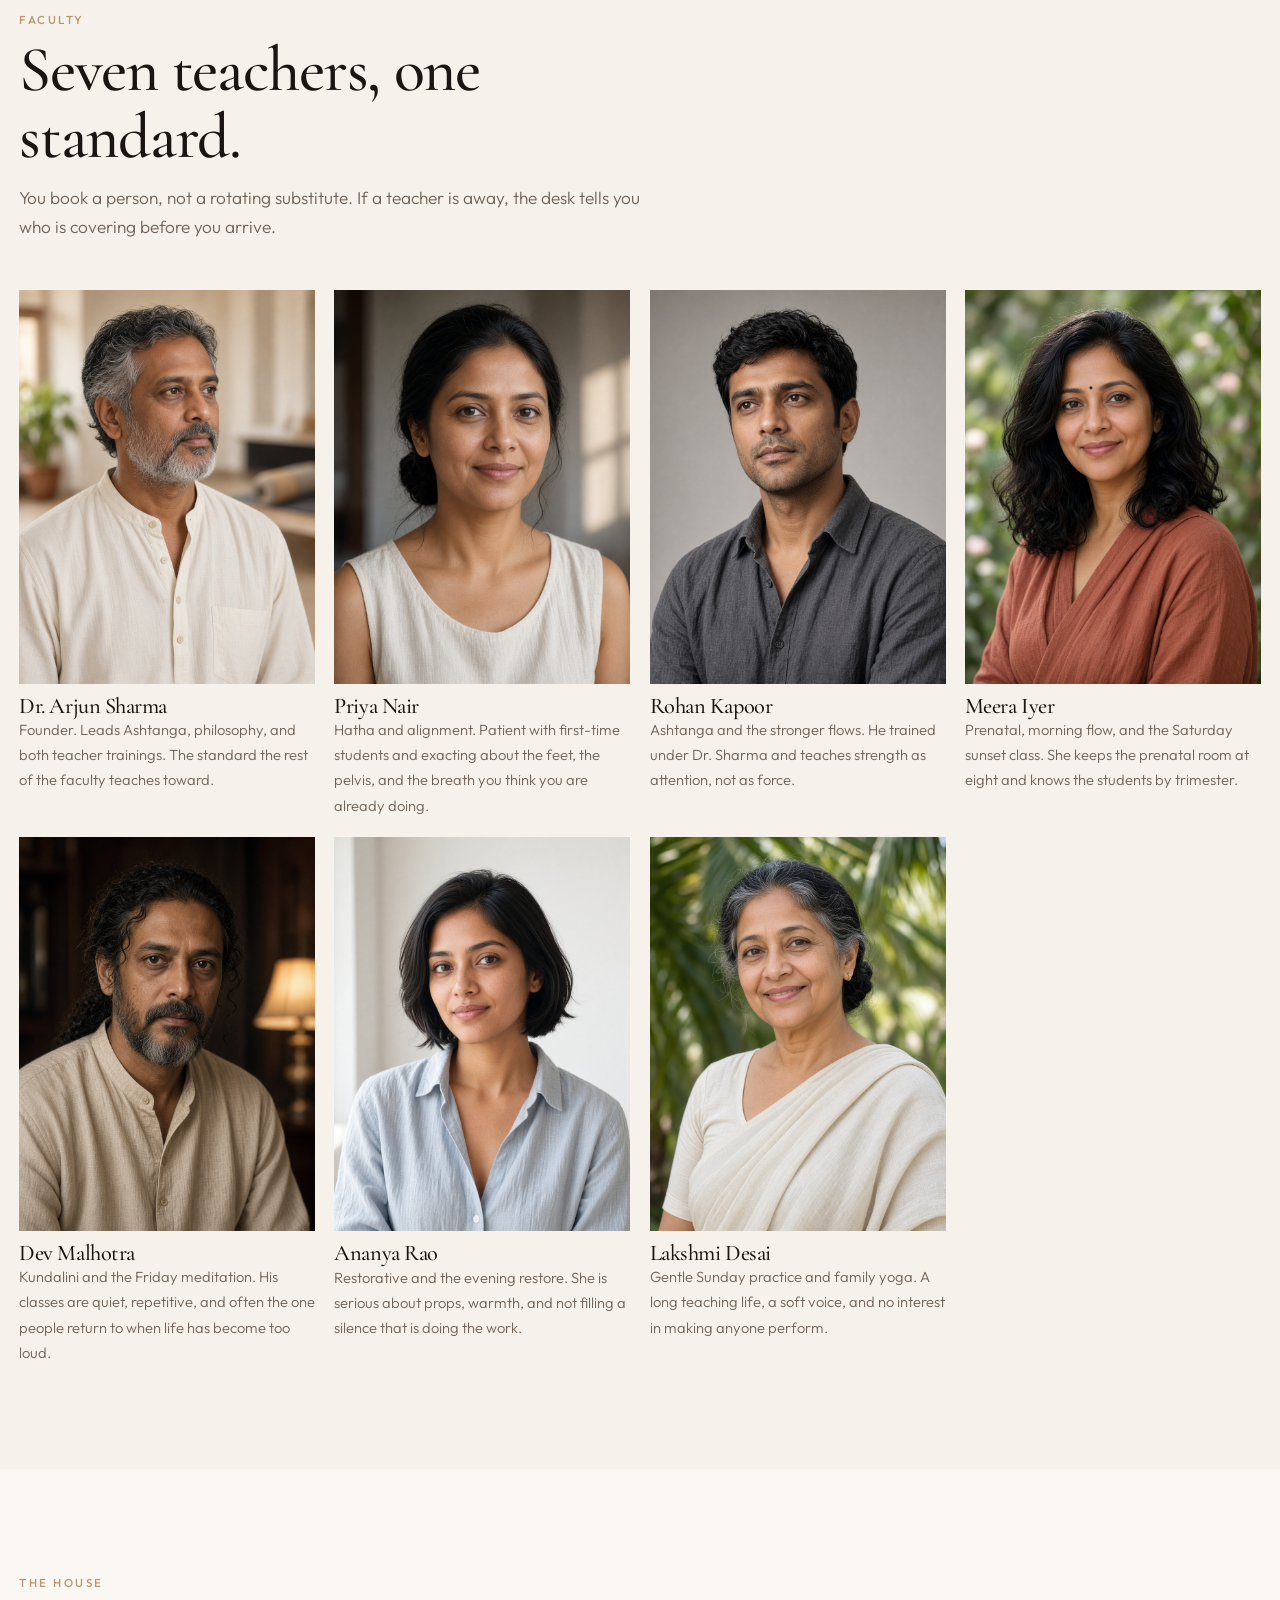
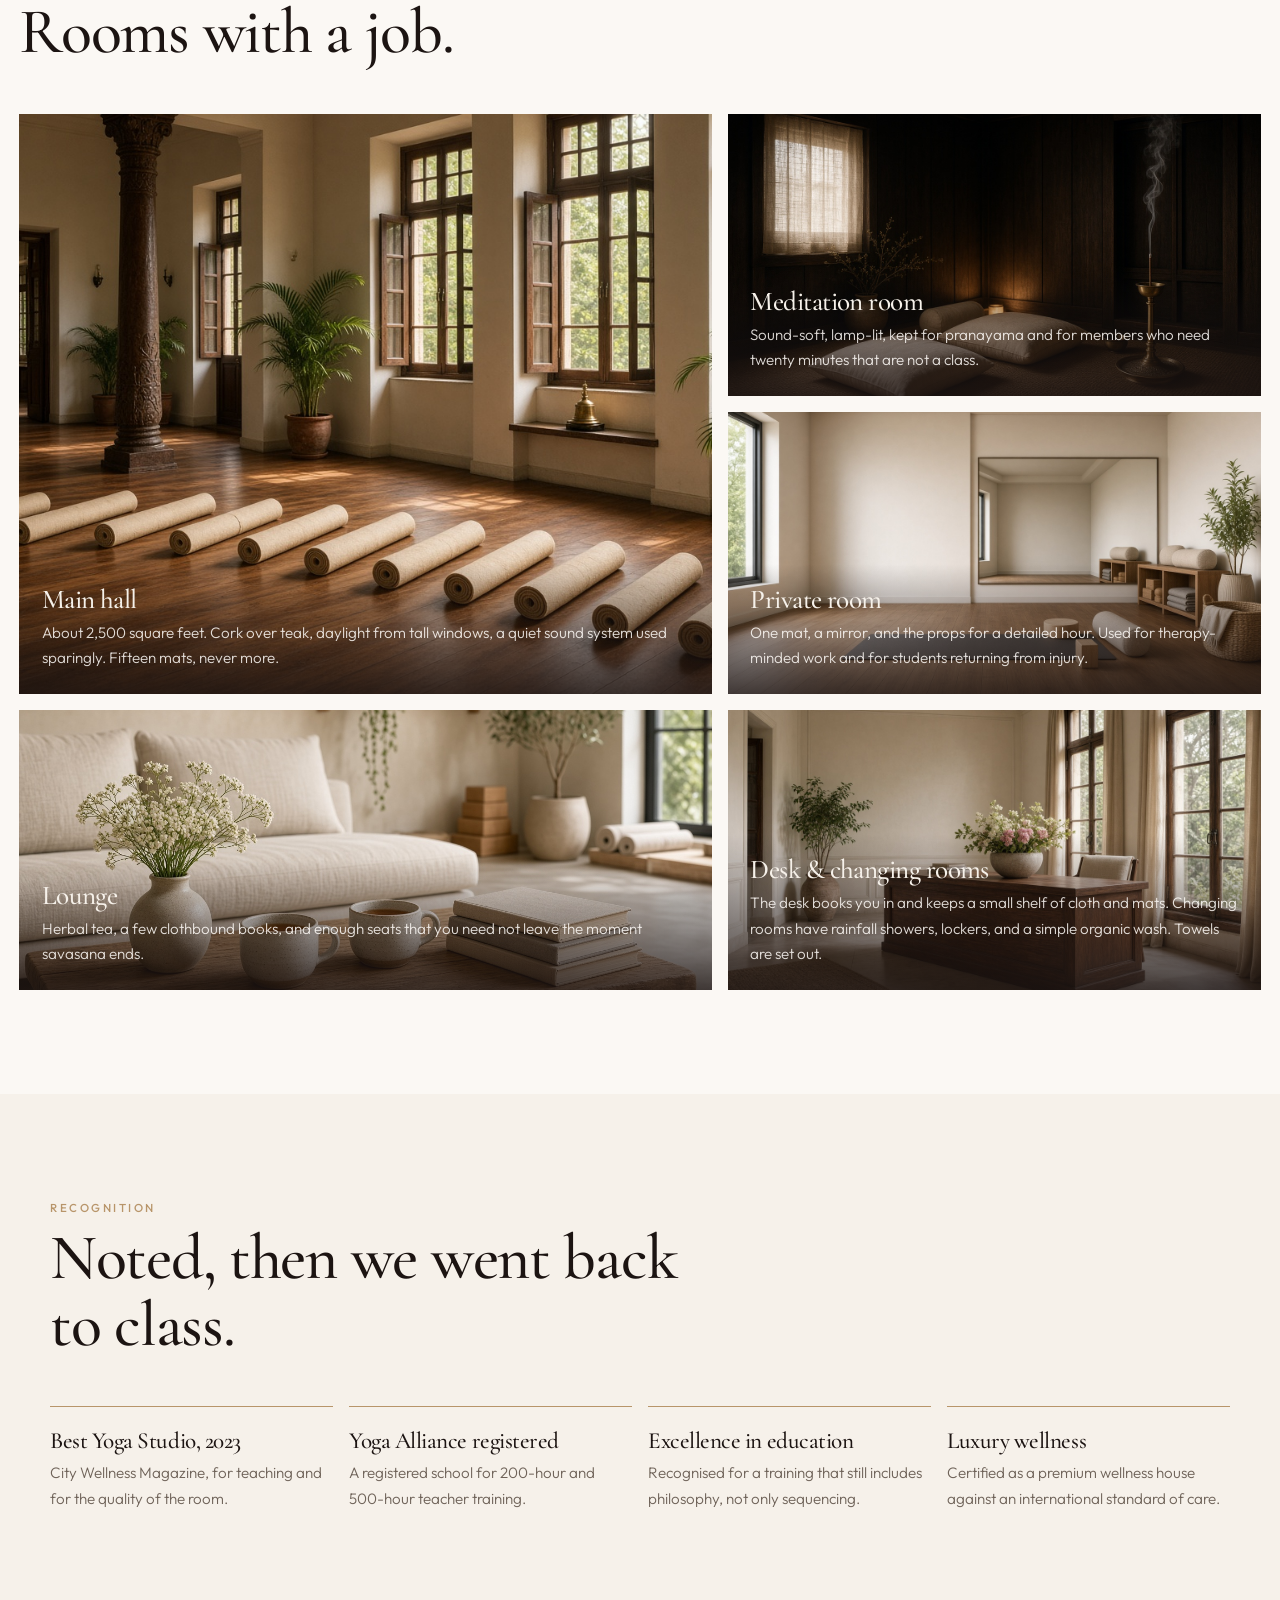
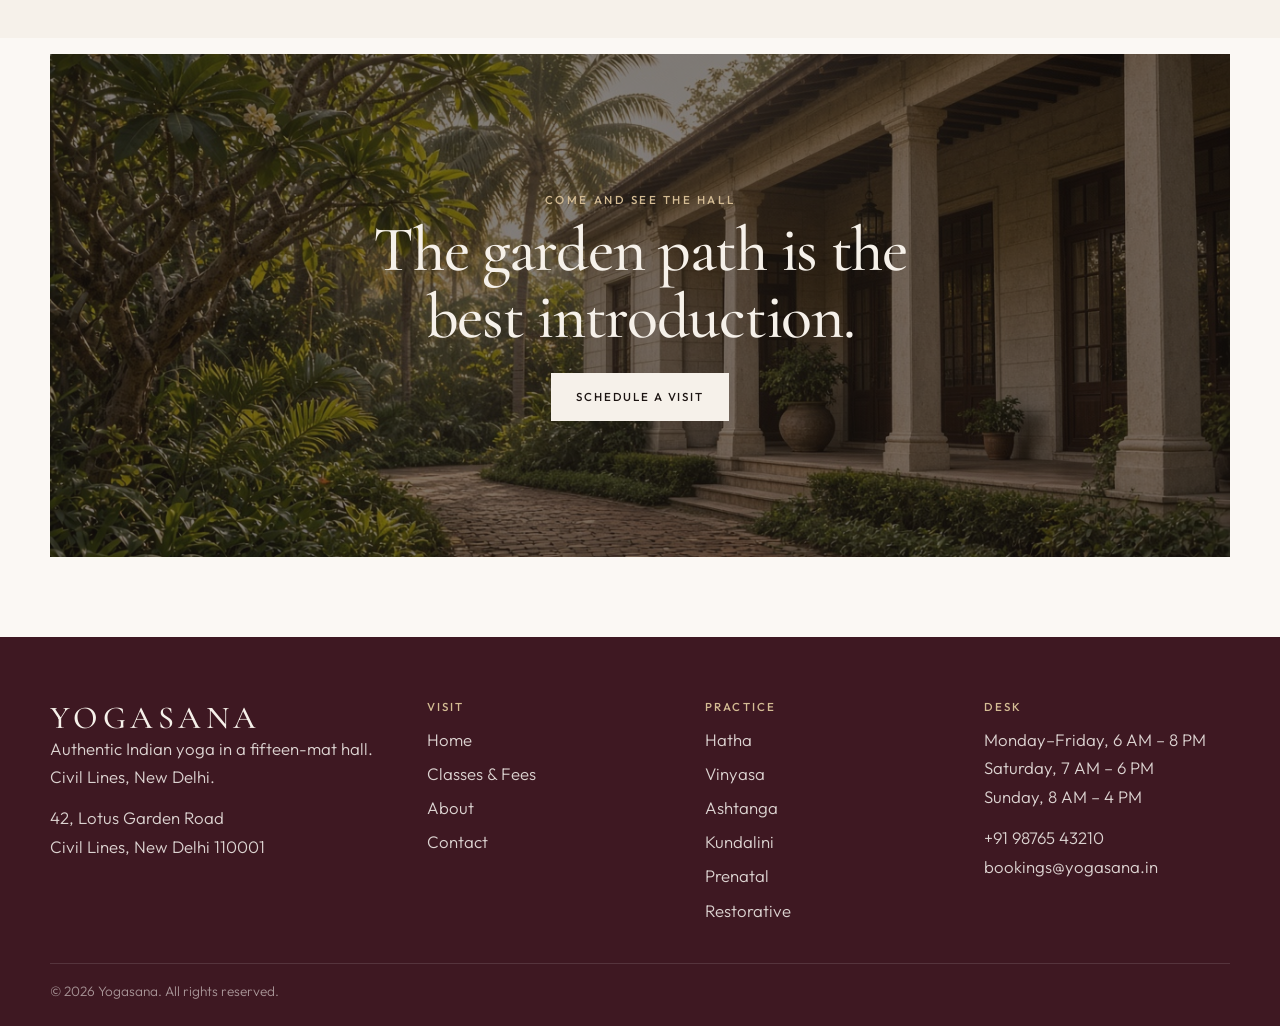
<file: about.html>
<!DOCTYPE html>
<html lang="en">
<head>
  <meta charset="UTF-8">
  <meta name="viewport" content="width=device-width, initial-scale=1.0">
  <meta name="description" content="The story of Yogasana, founded by Dr. Arjun Sharma in Civil Lines after years of study in Rishikesh and Mysore.">
  <title>About | Yogasana</title>
  <link rel="icon" href="data:image/svg+xml,%3Csvg xmlns='http://www.w3.org/2000/svg' viewBox='0 0 64 64'%3E%3Ccircle cx='32' cy='32' r='28' fill='none' stroke='%23B8956A' stroke-width='2'/%3E%3Ccircle cx='32' cy='32' r='4' fill='%235C2430'/%3E%3C/svg%3E">
  <link rel="stylesheet" href="assets/css/style.css">
  <script>document.documentElement.classList.add("js");</script>
</head>
<body>
  <a class="skip" href="#main">Skip to content</a>
  <div class="veil" id="veil" aria-hidden="true"><span>Yogasana</span></div>
  <div class="utility">
    <p>Civil Lines, New Delhi</p>
    <p>First class half price for new students</p>
    <a href="tel:+919876543210">+91 98765 43210</a>
  </div>
  <header class="nav" id="nav">
    <a class="brand" href="index.html"><span class="brand-mark">Yogasana</span><span class="brand-sub">Yoga Studio</span></a>
    <button class="nav-toggle" aria-label="Open menu" aria-expanded="false" aria-controls="nav-panel"><span></span></button>
    <div class="nav-panel" id="nav-panel">
      <nav aria-label="Primary">
        <ul class="nav-links">
          <li><a href="index.html">Home</a></li>
          <li><a href="classes.html">Classes &amp; Fees</a></li>
          <li><a href="about.html" class="active">About</a></li>
          <li><a href="contact.html">Contact</a></li>
        </ul>
      </nav>
      <a class="btn btn-gold" href="contact.html">Reserve a class</a>
    </div>
  </header>

  <main id="main">
    <header class="page-hero">
      <img src="assets/images/story-ghat.jpg" alt="Dawn mist over the stone steps of the river in Rishikesh">
      <div class="shade"></div>
      <div class="inner">
        <p class="kicker light">About the studio</p>
        <h1>From the river to a quiet road.</h1>
        <p>Yogasana began on the ghats and was built, years later, for a neighbourhood in Delhi that still has gardens and morning light.</p>
      </div>
    </header>

    <section>
      <div class="wrap story">
        <img class="reveal" src="assets/images/story-ghat.jpg" alt="Stone steps at dawn beside the Ganges">
        <div class="reveal">
          <p class="kicker">Origin</p>
          <h2>Rooted in a practice, then given a room.</h2>
          <p>Dr. Arjun Sharma spent his twenties and thirties in the Gurukul tradition of Rishikesh, and later in Mysore, where the day was organised around practice rather than around a timetable. He taught in India, Europe, and the United States, and kept meeting students who wanted that seriousness without leaving the city they lived in.</p>
          <p>In 2015 he opened a hall on Lotus Garden Road. Civil Lines was chosen because it is residential, shaded, and a little apart from the traffic. The first classes held twelve people. They still do, more or less. The studio grew by adding teachers, not by adding noise.</p>
          <p class="pull">The room stayed small so the teaching could stay specific.</p>
          <p>What has not changed is the order of a class: breath, posture, stillness, and a little time afterwards that belongs to no one else’s schedule.</p>
        </div>
      </div>
    </section>

    <section class="method">
      <div class="wrap">
        <article class="founder reveal">
          <img src="assets/images/founder.jpg" alt="Dr. Arjun Sharma, founder, in an ivory kurta">
          <div>
            <p class="kicker">Founder</p>
            <h2>Dr. Arjun Sharma</h2>
            <p class="role">Founder &amp; lead instructor</p>
            <p>More than twenty-five years of practice and teaching. He was trained in the Gurukul system in Rishikesh and holds advanced study in Hatha, Ashtanga, and Kundalini, along with a doctorate in yoga philosophy. Students often meet him first in the Ashtanga room, and later in the philosophy seminars that run beside the 200-hour and 500-hour teacher trainings.</p>
            <p>His teaching is precise about the joints and unembarrassed about the older language of the practice. He will correct a knee. He will also leave a silence long enough for it to mean something. Many of the teachers now on the Yogasana schedule began as his students.</p>
            <p class="creds">Yoga Alliance E-RYT 500 · YACEP · PhD in Yoga Philosophy</p>
          </div>
        </article>
      </div>
    </section>

    <section>
      <div class="wrap">
        <header class="sec-head reveal">
          <p class="kicker">Philosophy</p>
          <h2>Three things we will not bargain with.</h2>
        </header>
        <div class="principles">
          <article class="reveal">
            <h3>Authenticity</h3>
            <p>We teach practices that have been refined over a long time: asana with a name, pranayama with a count, meditation that is not a playlist. The language in the room is plain English, and the method underneath it is Indian and traditional. We do not rename a posture to make it sound easier than it is.</p>
          </article>
          <article class="reveal">
            <h3>Balance</h3>
            <p>A week of only strong classes is not a practice. The schedule holds Hatha beside Ashtanga, and Restorative beside the evening flow, so a student can be honest about the day they have had. Strength without recovery becomes another kind of strain.</p>
          </article>
          <article class="reveal">
            <h3>Compassion</h3>
            <p>Every body in the hall has a history. Teachers offer a second shape without announcement, and progress is measured by whether you can breathe in the posture you chose, not by whether it matches the person beside you.</p>
          </article>
        </div>
        <p class="pull">“Yoga is not about touching your toes. It is what you learn on the way down.”</p>
        <p class="lede">— Jigar Gor</p>
      </div>
    </section>

    <section class="method">
      <div class="wrap-wide">
        <header class="sec-head reveal">
          <p class="kicker">Faculty</p>
          <h2>Seven teachers, one standard.</h2>
          <p class="lede">You book a person, not a rotating substitute. If a teacher is away, the desk tells you who is covering before you arrive.</p>
        </header>
        <div class="faculty">
          <article class="reveal">
            <img src="assets/images/founder.jpg" alt="Dr. Arjun Sharma">
            <h3>Dr. Arjun Sharma</h3>
            <p>Founder. Leads Ashtanga, philosophy, and both teacher trainings. The standard the rest of the faculty teaches toward.</p>
          </article>
          <article class="reveal">
            <img src="assets/images/teacher-priya.jpg" alt="Priya Nair">
            <h3>Priya Nair</h3>
            <p>Hatha and alignment. Patient with first-time students and exacting about the feet, the pelvis, and the breath you think you are already doing.</p>
          </article>
          <article class="reveal">
            <img src="assets/images/teacher-rohan.jpg" alt="Rohan Kapoor">
            <h3>Rohan Kapoor</h3>
            <p>Ashtanga and the stronger flows. He trained under Dr. Sharma and teaches strength as attention, not as force.</p>
          </article>
          <article class="reveal">
            <img src="assets/images/teacher-meera.jpg" alt="Meera Iyer">
            <h3>Meera Iyer</h3>
            <p>Prenatal, morning flow, and the Saturday sunset class. She keeps the prenatal room at eight and knows the students by trimester.</p>
          </article>
          <article class="reveal">
            <img src="assets/images/teacher-dev.jpg" alt="Dev Malhotra">
            <h3>Dev Malhotra</h3>
            <p>Kundalini and the Friday meditation. His classes are quiet, repetitive, and often the one people return to when life has become too loud.</p>
          </article>
          <article class="reveal">
            <img src="assets/images/teacher-ananya.jpg" alt="Ananya Rao">
            <h3>Ananya Rao</h3>
            <p>Restorative and the evening restore. She is serious about props, warmth, and not filling a silence that is doing the work.</p>
          </article>
          <article class="reveal">
            <img src="assets/images/teacher-lakshmi.jpg" alt="Lakshmi Desai">
            <h3>Lakshmi Desai</h3>
            <p>Gentle Sunday practice and family yoga. A long teaching life, a soft voice, and no interest in making anyone perform.</p>
          </article>
        </div>
      </div>
    </section>

    <section>
      <div class="wrap-wide">
        <header class="sec-head reveal">
          <p class="kicker">The house</p>
          <h2>Rooms with a job.</h2>
        </header>
        <div class="rooms">
          <article class="room tall reveal">
            <img src="assets/images/studio-hall.jpg" alt="Main practice hall with rolled mats and tall windows">
            <div class="cap">
              <h3>Main hall</h3>
              <p>About 2,500 square feet. Cork over teak, daylight from tall windows, a quiet sound system used sparingly. Fifteen mats, never more.</p>
            </div>
          </article>
          <article class="room reveal">
            <img src="assets/images/meditation-room.jpg" alt="Dim meditation room with floor cushions and brass">
            <div class="cap">
              <h3>Meditation room</h3>
              <p>Sound-soft, lamp-lit, kept for pranayama and for members who need twenty minutes that are not a class.</p>
            </div>
          </article>
          <article class="room reveal">
            <img src="assets/images/private-room.jpg" alt="Private teaching room with one mat and props">
            <div class="cap">
              <h3>Private room</h3>
              <p>One mat, a mirror, and the props for a detailed hour. Used for therapy-minded work and for students returning from injury.</p>
            </div>
          </article>
          <article class="room reveal">
            <img src="assets/images/lounge.jpg" alt="Lounge with tea, books, and a linen sofa">
            <div class="cap">
              <h3>Lounge</h3>
              <p>Herbal tea, a few clothbound books, and enough seats that you need not leave the moment savasana ends.</p>
            </div>
          </article>
          <article class="room reveal">
            <img src="assets/images/reception.jpg" alt="Quiet wooden reception desk in daylight">
            <div class="cap">
              <h3>Desk &amp; changing rooms</h3>
              <p>The desk books you in and keeps a small shelf of cloth and mats. Changing rooms have rainfall showers, lockers, and a simple organic wash. Towels are set out.</p>
            </div>
          </article>
        </div>
      </div>
    </section>

    <section class="method">
      <div class="wrap">
        <header class="sec-head reveal">
          <p class="kicker">Recognition</p>
          <h2>Noted, then we went back to class.</h2>
        </header>
        <div class="awards">
          <article class="reveal">
            <h3>Best Yoga Studio, 2023</h3>
            <p>City Wellness Magazine, for teaching and for the quality of the room.</p>
          </article>
          <article class="reveal">
            <h3>Yoga Alliance registered</h3>
            <p>A registered school for 200-hour and 500-hour teacher training.</p>
          </article>
          <article class="reveal">
            <h3>Excellence in education</h3>
            <p>Recognised for a training that still includes philosophy, not only sequencing.</p>
          </article>
          <article class="reveal">
            <h3>Luxury wellness</h3>
            <p>Certified as a premium wellness house against an international standard of care.</p>
          </article>
        </div>
      </div>
    </section>

    <section class="close-band">
      <img src="assets/images/visit.jpg" alt="">
      <div class="shade"></div>
      <div class="inner">
        <p class="kicker light">Come and see the hall</p>
        <h2>The garden path is the best introduction.</h2>
        <p class="mt"><a class="btn btn-ivory" href="contact.html">Schedule a visit</a></p>
      </div>
    </section>
  </main>

  <footer>
    <div class="wrap foot-grid">
      <div>
        <h2>Yogasana</h2>
        <p>Authentic Indian yoga in a fifteen-mat hall. Civil Lines, New Delhi.</p>
        <p class="mt-s">42, Lotus Garden Road<br>Civil Lines, New Delhi 110001</p>
      </div>
      <div>
        <h3>Visit</h3>
        <ul>
          <li><a href="index.html">Home</a></li>
          <li><a href="classes.html">Classes &amp; Fees</a></li>
          <li><a href="about.html">About</a></li>
          <li><a href="contact.html">Contact</a></li>
        </ul>
      </div>
      <div>
        <h3>Practice</h3>
        <ul>
          <li><a href="classes.html#hatha">Hatha</a></li>
          <li><a href="classes.html#vinyasa">Vinyasa</a></li>
          <li><a href="classes.html#ashtanga">Ashtanga</a></li>
          <li><a href="classes.html#kundalini">Kundalini</a></li>
          <li><a href="classes.html#prenatal">Prenatal</a></li>
          <li><a href="classes.html#restorative">Restorative</a></li>
        </ul>
      </div>
      <div>
        <h3>Desk</h3>
        <p>Monday–Friday, 6 AM – 8 PM</p>
        <p>Saturday, 7 AM – 6 PM</p>
        <p>Sunday, 8 AM – 4 PM</p>
        <p class="mt-s"><a href="tel:+919876543210">+91 98765 43210</a><br><a href="mailto:bookings@yogasana.in">bookings@yogasana.in</a></p>
      </div>
    </div>
    <div class="wrap legal">© 2026 Yogasana. All rights reserved.</div>
  </footer>
  <script src="assets/js/script.js"></script>
</body>
</html>
</file>
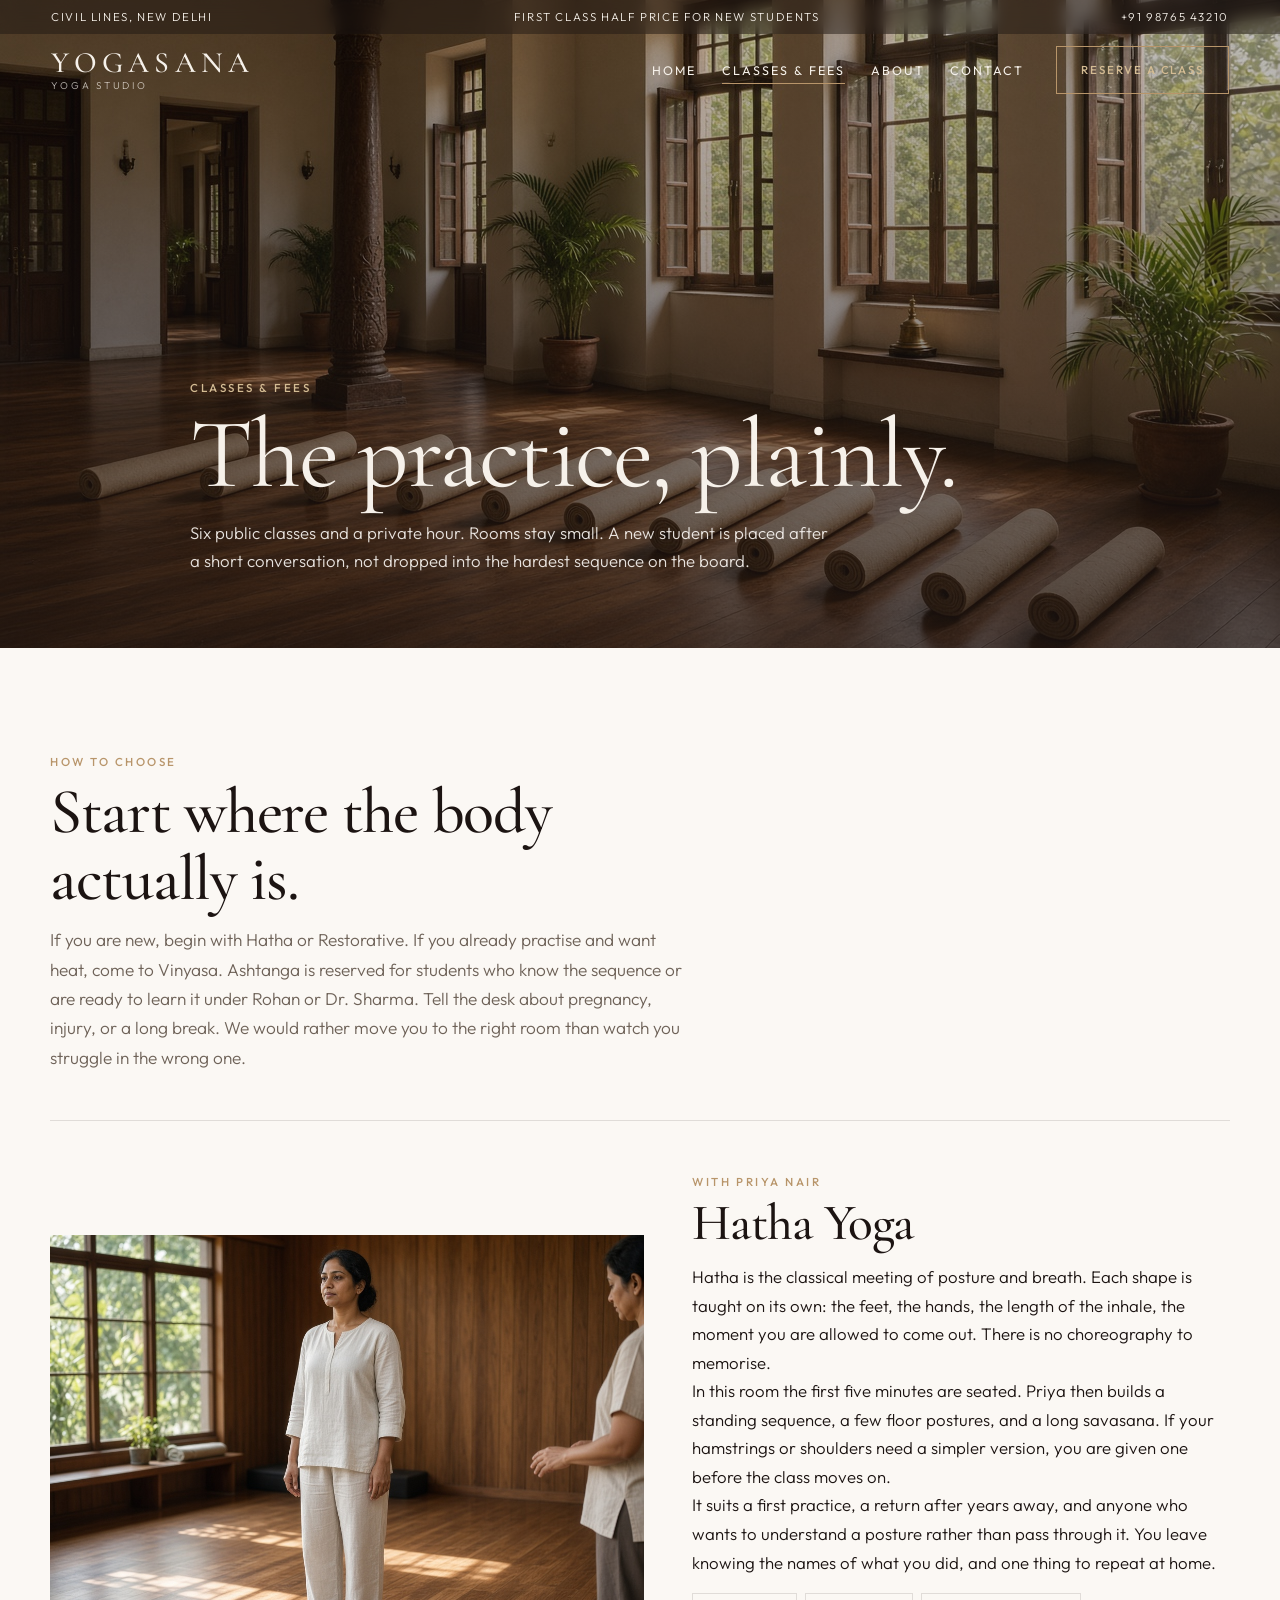
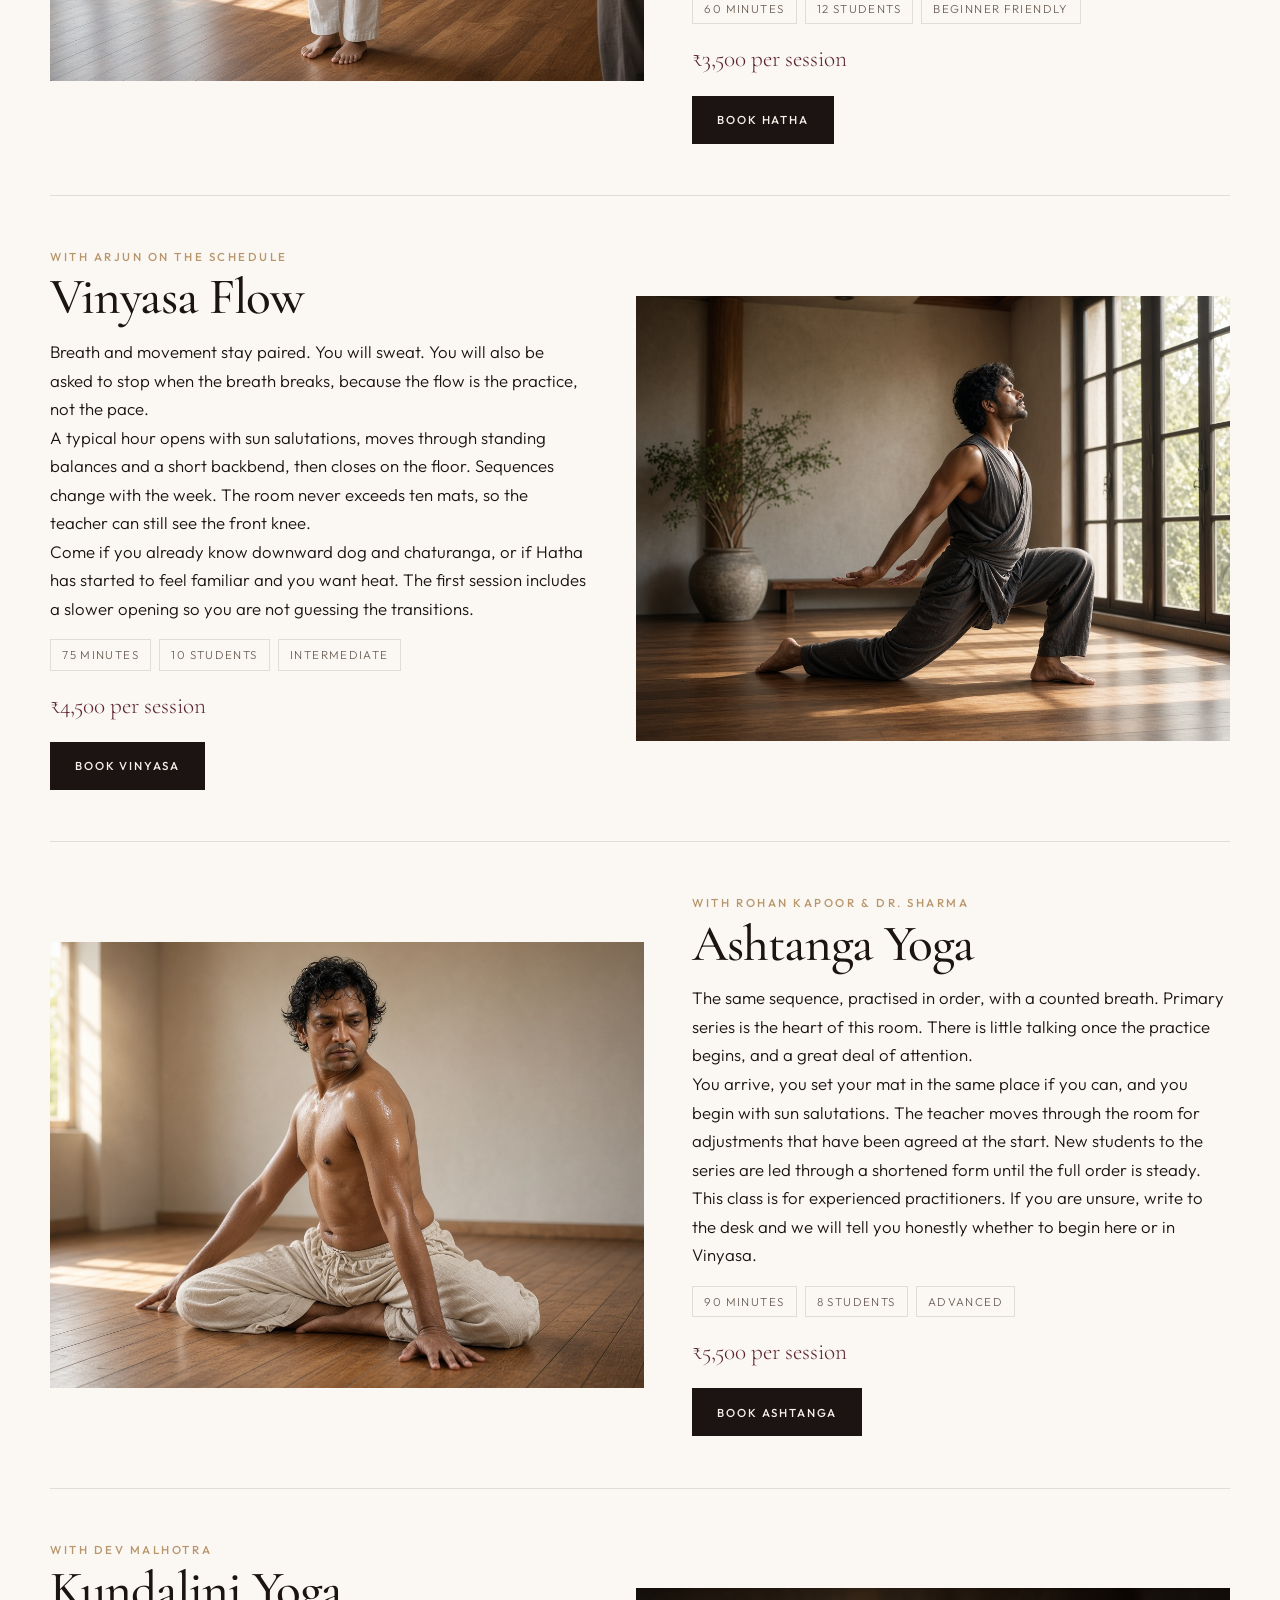
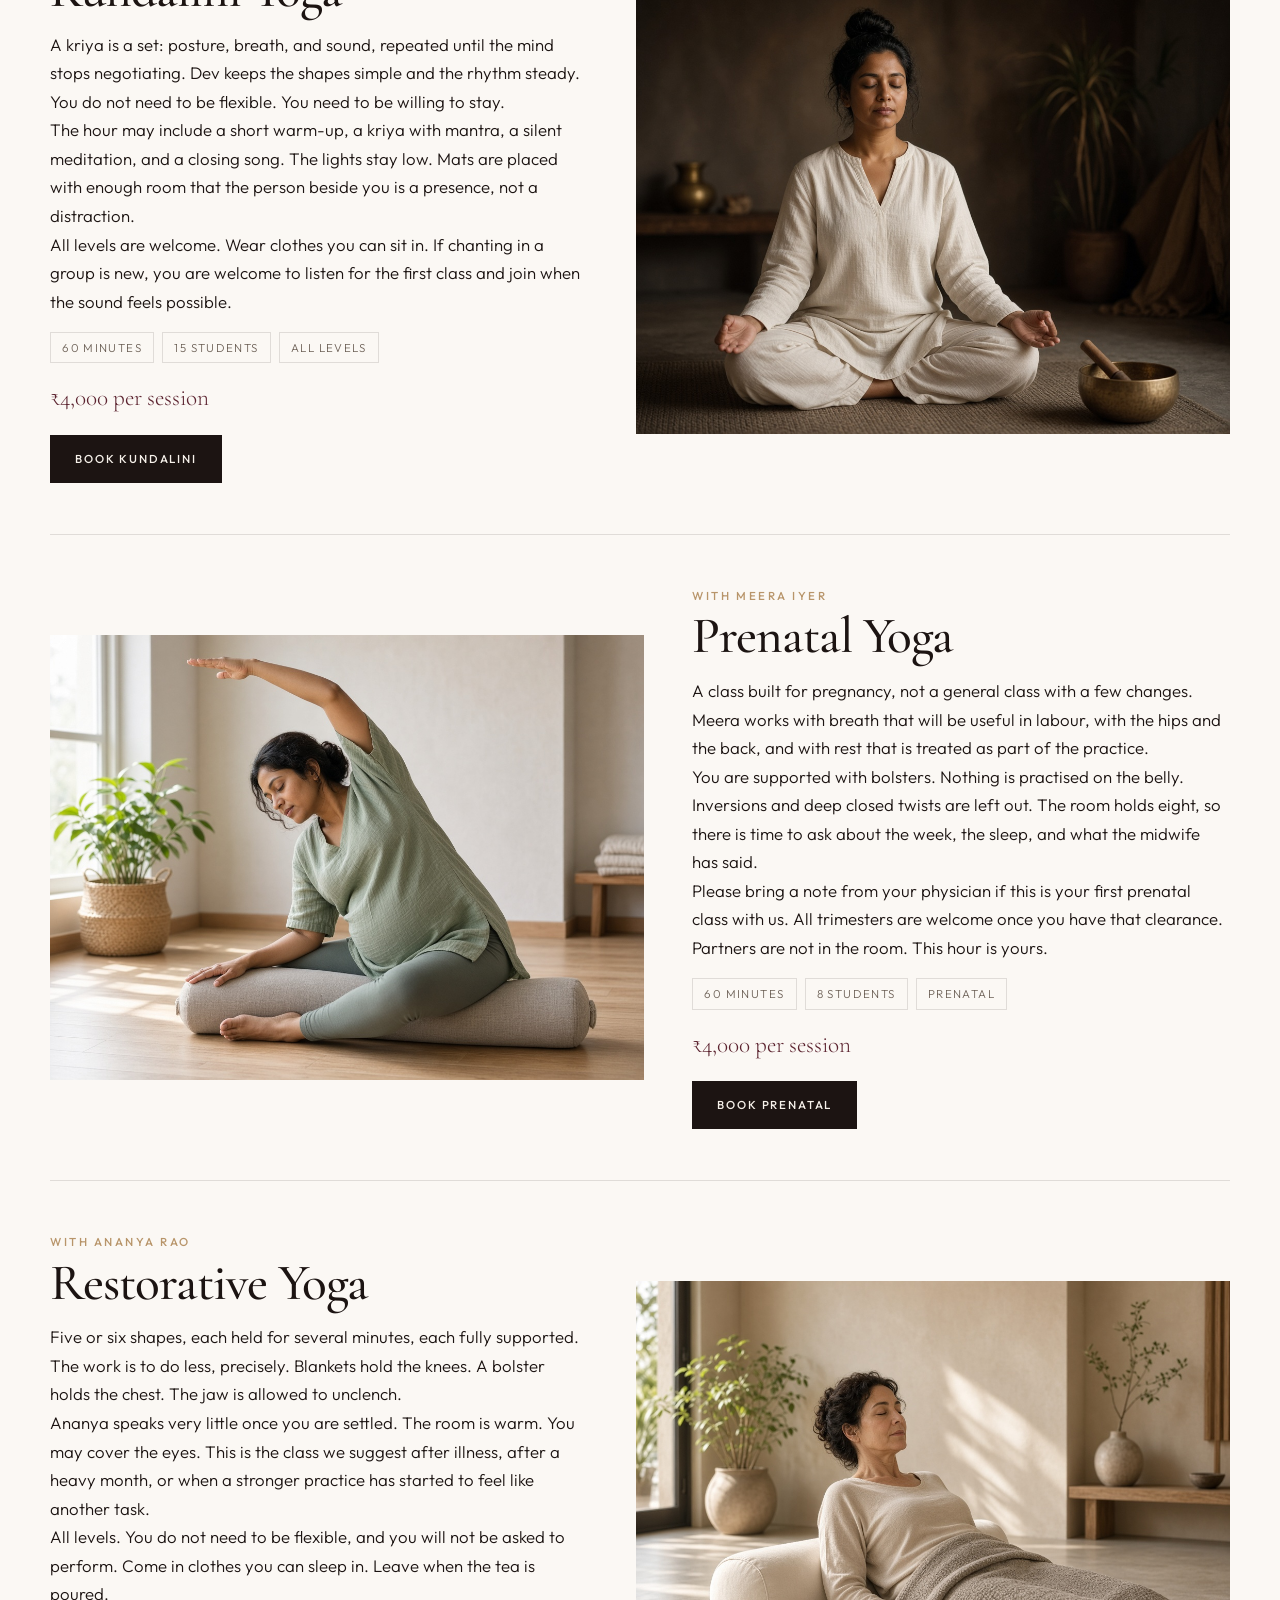
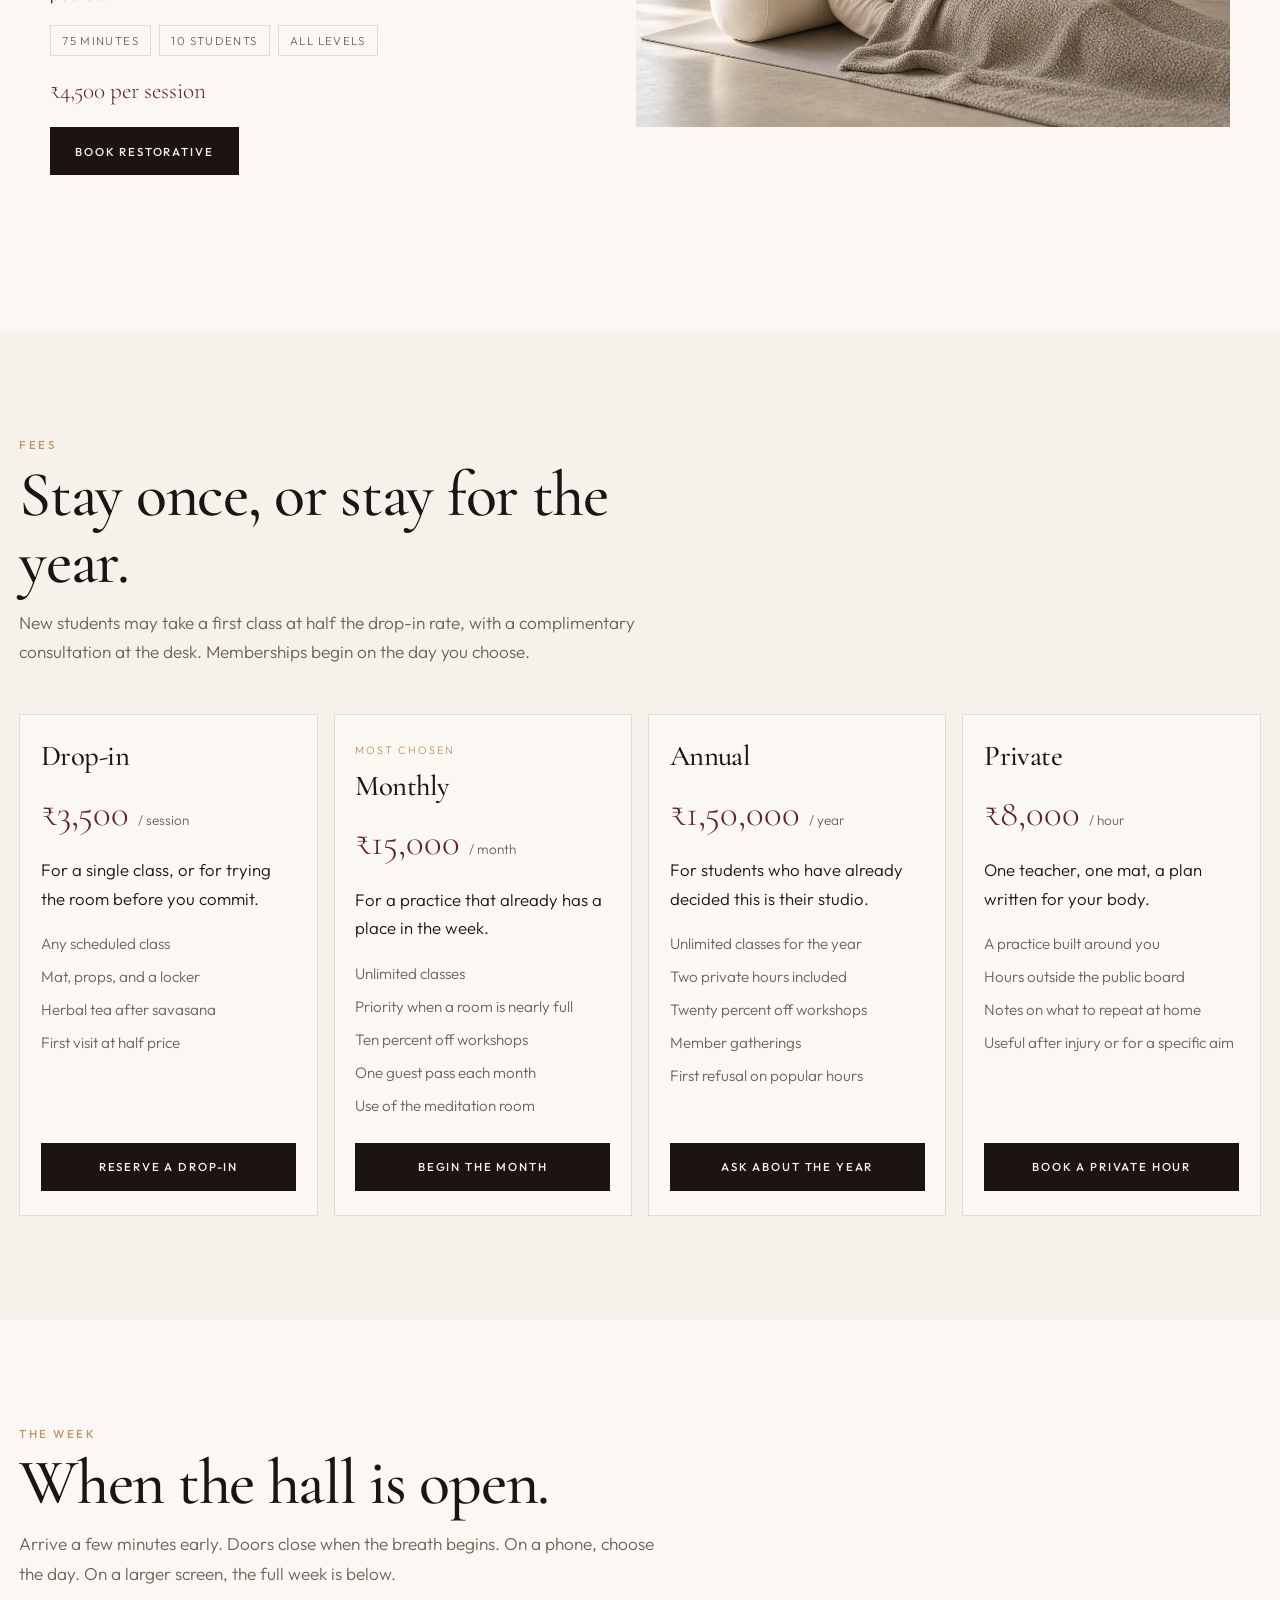
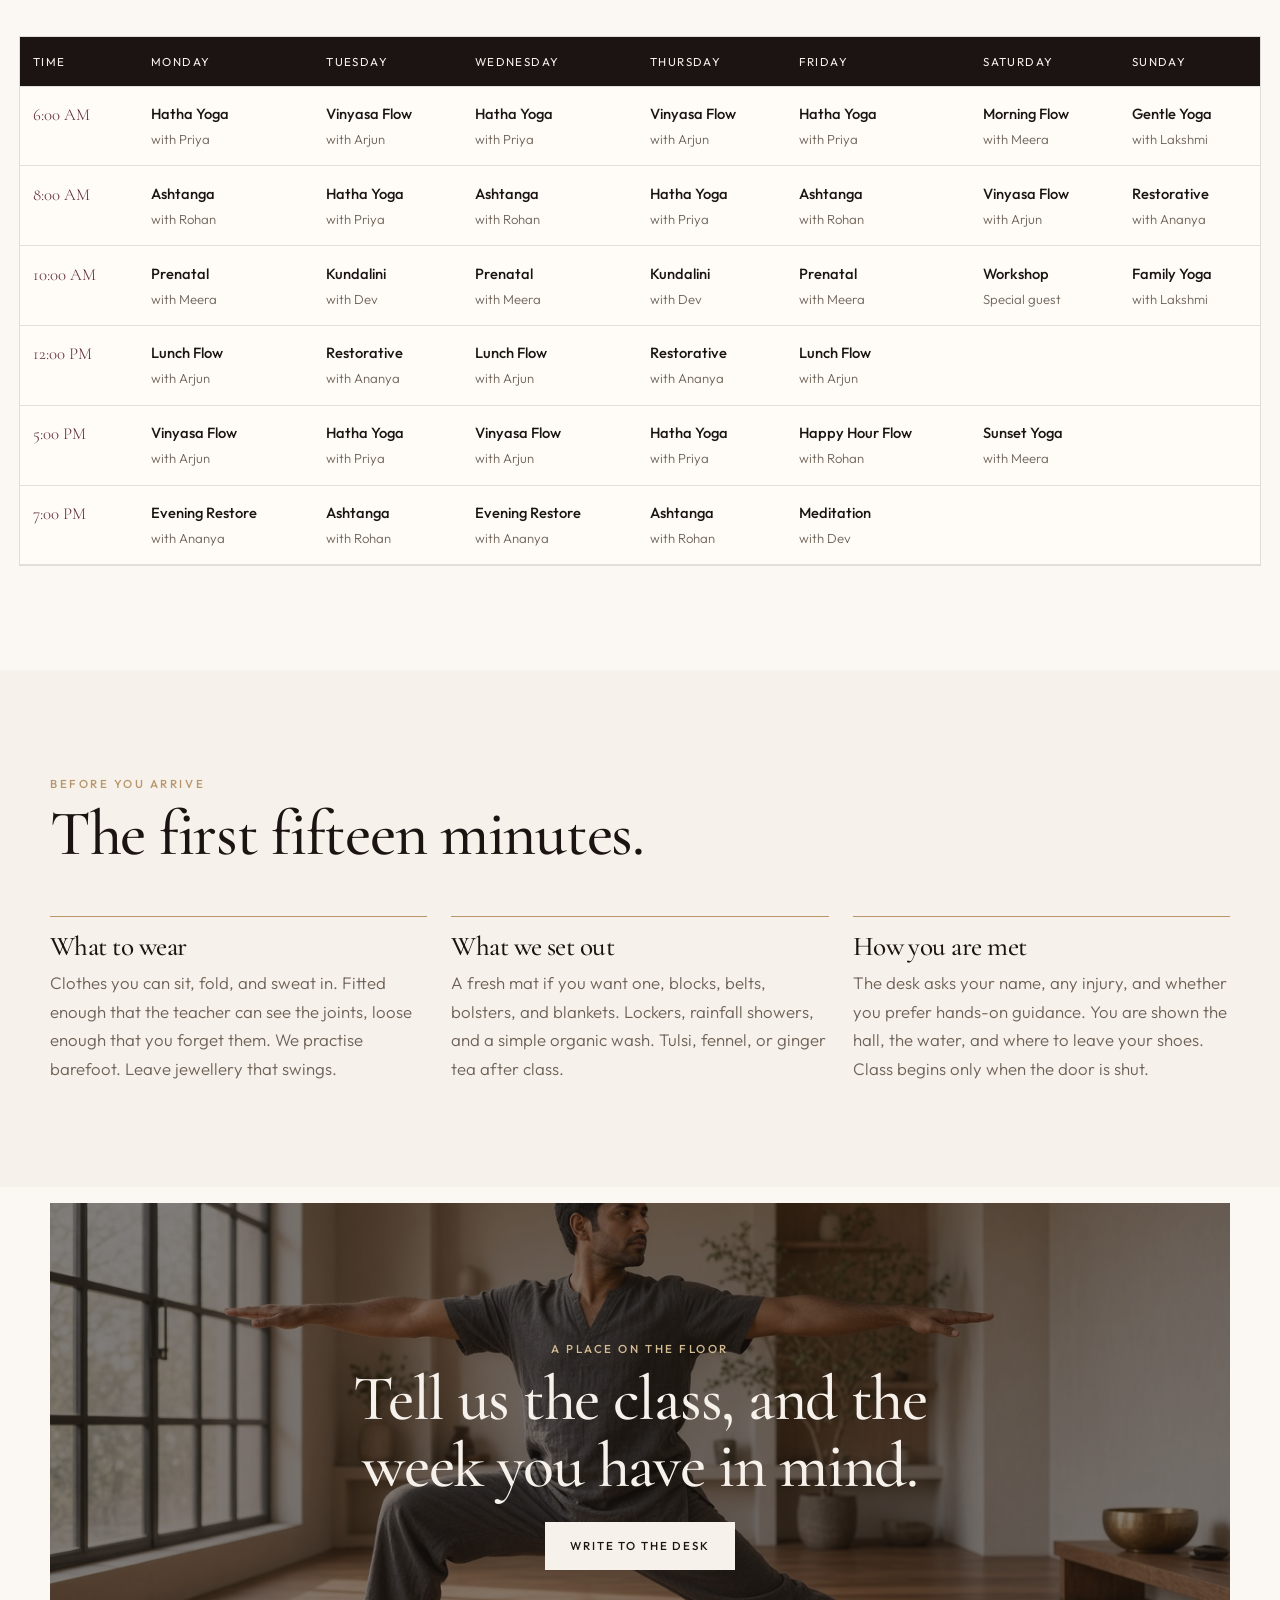
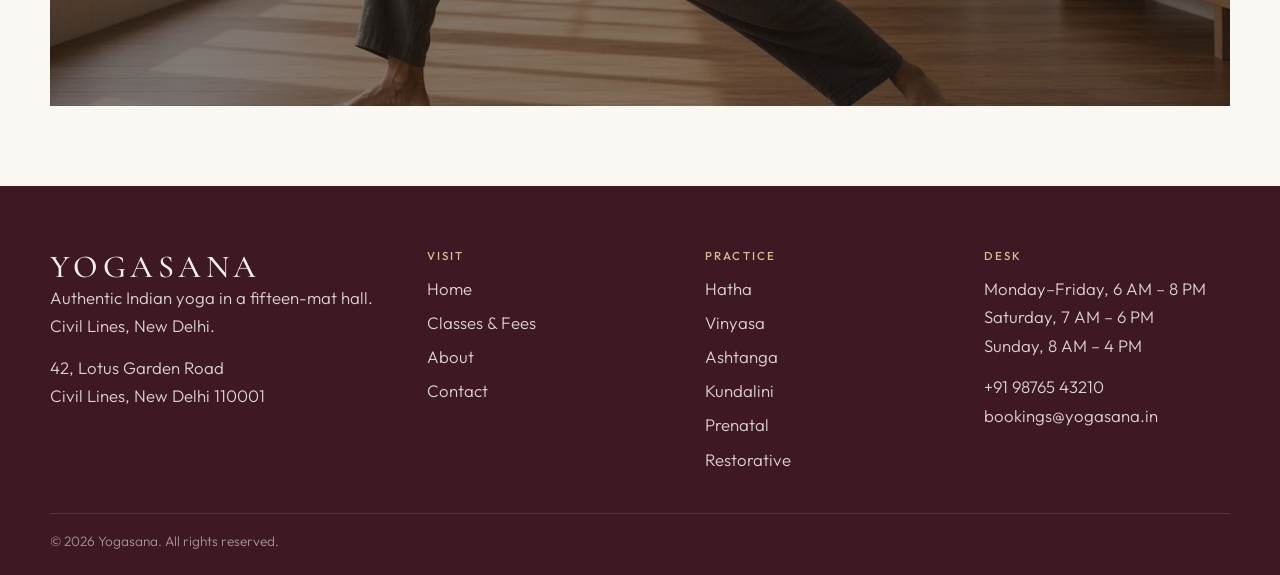
<file: classes.html>
<!DOCTYPE html>
<html lang="en">
<head>
  <meta charset="UTF-8">
  <meta name="viewport" content="width=device-width, initial-scale=1.0">
  <meta name="description" content="Hatha, Vinyasa, Ashtanga, Kundalini, Prenatal, and Restorative yoga at Yogasana. Fees, memberships, and the weekly timetable.">
  <title>Classes &amp; Fees | Yogasana</title>
  <link rel="icon" href="data:image/svg+xml,%3Csvg xmlns='http://www.w3.org/2000/svg' viewBox='0 0 64 64'%3E%3Ccircle cx='32' cy='32' r='28' fill='none' stroke='%23B8956A' stroke-width='2'/%3E%3Ccircle cx='32' cy='32' r='4' fill='%235C2430'/%3E%3C/svg%3E">
  <link rel="stylesheet" href="assets/css/style.css">
  <script>document.documentElement.classList.add("js");</script>
</head>
<body>
  <a class="skip" href="#main">Skip to content</a>
  <div class="veil" id="veil" aria-hidden="true"><span>Yogasana</span></div>
  <div class="utility">
    <p>Civil Lines, New Delhi</p>
    <p>First class half price for new students</p>
    <a href="tel:+919876543210">+91 98765 43210</a>
  </div>
  <header class="nav" id="nav">
    <a class="brand" href="index.html"><span class="brand-mark">Yogasana</span><span class="brand-sub">Yoga Studio</span></a>
    <button class="nav-toggle" aria-label="Open menu" aria-expanded="false" aria-controls="nav-panel"><span></span></button>
    <div class="nav-panel" id="nav-panel">
      <nav aria-label="Primary">
        <ul class="nav-links">
          <li><a href="index.html">Home</a></li>
          <li><a href="classes.html" class="active">Classes &amp; Fees</a></li>
          <li><a href="about.html">About</a></li>
          <li><a href="contact.html">Contact</a></li>
        </ul>
      </nav>
      <a class="btn btn-gold" href="contact.html">Reserve a class</a>
    </div>
  </header>

  <main id="main">
    <header class="page-hero">
      <img src="assets/images/studio-hall.jpg" alt="The practice hall prepared for a morning class">
      <div class="shade"></div>
      <div class="inner">
        <p class="kicker light">Classes &amp; fees</p>
        <h1>The practice, plainly.</h1>
        <p>Six public classes and a private hour. Rooms stay small. A new student is placed after a short conversation, not dropped into the hardest sequence on the board.</p>
      </div>
    </header>

    <section>
      <div class="wrap">
        <header class="sec-head reveal">
          <p class="kicker">How to choose</p>
          <h2>Start where the body actually is.</h2>
          <p class="lede">If you are new, begin with Hatha or Restorative. If you already practise and want heat, come to Vinyasa. Ashtanga is reserved for students who know the sequence or are ready to learn it under Rohan or Dr. Sharma. Tell the desk about pregnancy, injury, or a long break. We would rather move you to the right room than watch you struggle in the wrong one.</p>
        </header>

        <article class="feature reveal" id="hatha">
          <img src="assets/images/class-hatha.jpg" alt="A standing Hatha posture taught in morning light">
          <div>
            <p class="kicker">With Priya Nair</p>
            <h2>Hatha Yoga</h2>
            <p>Hatha is the classical meeting of posture and breath. Each shape is taught on its own: the feet, the hands, the length of the inhale, the moment you are allowed to come out. There is no choreography to memorise.</p>
            <p>In this room the first five minutes are seated. Priya then builds a standing sequence, a few floor postures, and a long savasana. If your hamstrings or shoulders need a simpler version, you are given one before the class moves on.</p>
            <p>It suits a first practice, a return after years away, and anyone who wants to understand a posture rather than pass through it. You leave knowing the names of what you did, and one thing to repeat at home.</p>
            <div class="detail-row">
              <span class="pill">60 minutes</span>
              <span class="pill">12 students</span>
              <span class="pill">Beginner friendly</span>
            </div>
            <p class="price">₹3,500 per session</p>
            <a class="btn btn-ink" href="contact.html?class=hatha">Book Hatha</a>
          </div>
        </article>

        <article class="feature reverse reveal" id="vinyasa">
          <img src="assets/images/class-vinyasa.jpg" alt="Vinyasa lunge in the sunlit hall">
          <div>
            <p class="kicker">With Arjun on the schedule</p>
            <h2>Vinyasa Flow</h2>
            <p>Breath and movement stay paired. You will sweat. You will also be asked to stop when the breath breaks, because the flow is the practice, not the pace.</p>
            <p>A typical hour opens with sun salutations, moves through standing balances and a short backbend, then closes on the floor. Sequences change with the week. The room never exceeds ten mats, so the teacher can still see the front knee.</p>
            <p>Come if you already know downward dog and chaturanga, or if Hatha has started to feel familiar and you want heat. The first session includes a slower opening so you are not guessing the transitions.</p>
            <div class="detail-row">
              <span class="pill">75 minutes</span>
              <span class="pill">10 students</span>
              <span class="pill">Intermediate</span>
            </div>
            <p class="price">₹4,500 per session</p>
            <a class="btn btn-ink" href="contact.html?class=vinyasa">Book Vinyasa</a>
          </div>
        </article>

        <article class="feature reveal" id="ashtanga">
          <img src="assets/images/class-ashtanga.jpg" alt="A concentrated Ashtanga posture on the teak floor">
          <div>
            <p class="kicker">With Rohan Kapoor &amp; Dr. Sharma</p>
            <h2>Ashtanga Yoga</h2>
            <p>The same sequence, practised in order, with a counted breath. Primary series is the heart of this room. There is little talking once the practice begins, and a great deal of attention.</p>
            <p>You arrive, you set your mat in the same place if you can, and you begin with sun salutations. The teacher moves through the room for adjustments that have been agreed at the start. New students to the series are led through a shortened form until the full order is steady.</p>
            <p>This class is for experienced practitioners. If you are unsure, write to the desk and we will tell you honestly whether to begin here or in Vinyasa.</p>
            <div class="detail-row">
              <span class="pill">90 minutes</span>
              <span class="pill">8 students</span>
              <span class="pill">Advanced</span>
            </div>
            <p class="price">₹5,500 per session</p>
            <a class="btn btn-ink" href="contact.html?class=ashtanga">Book Ashtanga</a>
          </div>
        </article>

        <article class="feature reverse reveal" id="kundalini">
          <img src="assets/images/class-kundalini.jpg" alt="Seated Kundalini practice beside a singing bowl">
          <div>
            <p class="kicker">With Dev Malhotra</p>
            <h2>Kundalini Yoga</h2>
            <p>A kriya is a set: posture, breath, and sound, repeated until the mind stops negotiating. Dev keeps the shapes simple and the rhythm steady. You do not need to be flexible. You need to be willing to stay.</p>
            <p>The hour may include a short warm-up, a kriya with mantra, a silent meditation, and a closing song. The lights stay low. Mats are placed with enough room that the person beside you is a presence, not a distraction.</p>
            <p>All levels are welcome. Wear clothes you can sit in. If chanting in a group is new, you are welcome to listen for the first class and join when the sound feels possible.</p>
            <div class="detail-row">
              <span class="pill">60 minutes</span>
              <span class="pill">15 students</span>
              <span class="pill">All levels</span>
            </div>
            <p class="price">₹4,000 per session</p>
            <a class="btn btn-ink" href="contact.html?class=kundalini">Book Kundalini</a>
          </div>
        </article>

        <article class="feature reveal" id="prenatal">
          <img src="assets/images/class-prenatal.jpg" alt="An expectant mother in a gentle supported stretch">
          <div>
            <p class="kicker">With Meera Iyer</p>
            <h2>Prenatal Yoga</h2>
            <p>A class built for pregnancy, not a general class with a few changes. Meera works with breath that will be useful in labour, with the hips and the back, and with rest that is treated as part of the practice.</p>
            <p>You are supported with bolsters. Nothing is practised on the belly. Inversions and deep closed twists are left out. The room holds eight, so there is time to ask about the week, the sleep, and what the midwife has said.</p>
            <p>Please bring a note from your physician if this is your first prenatal class with us. All trimesters are welcome once you have that clearance. Partners are not in the room. This hour is yours.</p>
            <div class="detail-row">
              <span class="pill">60 minutes</span>
              <span class="pill">8 students</span>
              <span class="pill">Prenatal</span>
            </div>
            <p class="price">₹4,000 per session</p>
            <a class="btn btn-ink" href="contact.html?class=prenatal">Book Prenatal</a>
          </div>
        </article>

        <article class="feature reverse reveal" id="restorative">
          <img src="assets/images/class-restorative.jpg" alt="Restorative yoga held over bolsters and blankets">
          <div>
            <p class="kicker">With Ananya Rao</p>
            <h2>Restorative Yoga</h2>
            <p>Five or six shapes, each held for several minutes, each fully supported. The work is to do less, precisely. Blankets hold the knees. A bolster holds the chest. The jaw is allowed to unclench.</p>
            <p>Ananya speaks very little once you are settled. The room is warm. You may cover the eyes. This is the class we suggest after illness, after a heavy month, or when a stronger practice has started to feel like another task.</p>
            <p>All levels. You do not need to be flexible, and you will not be asked to perform. Come in clothes you can sleep in. Leave when the tea is poured.</p>
            <div class="detail-row">
              <span class="pill">75 minutes</span>
              <span class="pill">10 students</span>
              <span class="pill">All levels</span>
            </div>
            <p class="price">₹4,500 per session</p>
            <a class="btn btn-ink" href="contact.html?class=restorative">Book Restorative</a>
          </div>
        </article>
      </div>
    </section>

    <section class="pricing" id="fees">
      <div class="wrap-wide">
        <header class="sec-head reveal">
          <p class="kicker">Fees</p>
          <h2>Stay once, or stay for the year.</h2>
          <p class="lede">New students may take a first class at half the drop-in rate, with a complimentary consultation at the desk. Memberships begin on the day you choose.</p>
        </header>
        <div class="price-grid">
          <article class="plan reveal">
            <h3>Drop-in</h3>
            <p class="amount">₹3,500 <span>/ session</span></p>
            <p>For a single class, or for trying the room before you commit.</p>
            <ul>
              <li>Any scheduled class</li>
              <li>Mat, props, and a locker</li>
              <li>Herbal tea after savasana</li>
              <li>First visit at half price</li>
            </ul>
            <a class="btn btn-ink" href="contact.html?class=dropin">Reserve a drop-in</a>
          </article>
          <article class="plan featured reveal">
            <p class="flag">Most chosen</p>
            <h3>Monthly</h3>
            <p class="amount">₹15,000 <span>/ month</span></p>
            <p>For a practice that already has a place in the week.</p>
            <ul>
              <li>Unlimited classes</li>
              <li>Priority when a room is nearly full</li>
              <li>Ten percent off workshops</li>
              <li>One guest pass each month</li>
              <li>Use of the meditation room</li>
            </ul>
            <a class="btn btn-ink" href="contact.html?class=monthly">Begin the month</a>
          </article>
          <article class="plan reveal">
            <h3>Annual</h3>
            <p class="amount">₹1,50,000 <span>/ year</span></p>
            <p>For students who have already decided this is their studio.</p>
            <ul>
              <li>Unlimited classes for the year</li>
              <li>Two private hours included</li>
              <li>Twenty percent off workshops</li>
              <li>Member gatherings</li>
              <li>First refusal on popular hours</li>
            </ul>
            <a class="btn btn-ink" href="contact.html?class=annual">Ask about the year</a>
          </article>
          <article class="plan reveal">
            <h3>Private</h3>
            <p class="amount">₹8,000 <span>/ hour</span></p>
            <p>One teacher, one mat, a plan written for your body.</p>
            <ul>
              <li>A practice built around you</li>
              <li>Hours outside the public board</li>
              <li>Notes on what to repeat at home</li>
              <li>Useful after injury or for a specific aim</li>
            </ul>
            <a class="btn btn-ink" href="contact.html?class=private">Book a private hour</a>
          </article>
        </div>
      </div>
    </section>

    <section id="schedule">
      <div class="wrap-wide">
        <header class="sec-head reveal">
          <p class="kicker">The week</p>
          <h2>When the hall is open.</h2>
          <p class="lede">Arrive a few minutes early. Doors close when the breath begins. On a phone, choose the day. On a larger screen, the full week is below.</p>
        </header>

        <div class="day-switch" role="tablist" aria-label="Choose a day">
          <button type="button" role="tab" data-day="mon" aria-selected="true">Mon</button>
          <button type="button" role="tab" data-day="tue" aria-selected="false">Tue</button>
          <button type="button" role="tab" data-day="wed" aria-selected="false">Wed</button>
          <button type="button" role="tab" data-day="thu" aria-selected="false">Thu</button>
          <button type="button" role="tab" data-day="fri" aria-selected="false">Fri</button>
          <button type="button" role="tab" data-day="sat" aria-selected="false">Sat</button>
          <button type="button" role="tab" data-day="sun" aria-selected="false">Sun</button>
        </div>

        <div class="day-panel is-active" data-day="mon">
          <article class="slot"><time>6:00 AM</time><div><h3>Hatha Yoga</h3><p>with Priya</p></div></article>
          <article class="slot"><time>8:00 AM</time><div><h3>Ashtanga</h3><p>with Rohan</p></div></article>
          <article class="slot"><time>10:00 AM</time><div><h3>Prenatal</h3><p>with Meera</p></div></article>
          <article class="slot"><time>12:00 PM</time><div><h3>Lunch Flow</h3><p>with Arjun</p></div></article>
          <article class="slot"><time>5:00 PM</time><div><h3>Vinyasa Flow</h3><p>with Arjun</p></div></article>
          <article class="slot"><time>7:00 PM</time><div><h3>Evening Restore</h3><p>with Ananya</p></div></article>
        </div>
        <div class="day-panel" data-day="tue">
          <article class="slot"><time>6:00 AM</time><div><h3>Vinyasa Flow</h3><p>with Arjun</p></div></article>
          <article class="slot"><time>8:00 AM</time><div><h3>Hatha Yoga</h3><p>with Priya</p></div></article>
          <article class="slot"><time>10:00 AM</time><div><h3>Kundalini</h3><p>with Dev</p></div></article>
          <article class="slot"><time>12:00 PM</time><div><h3>Restorative</h3><p>with Ananya</p></div></article>
          <article class="slot"><time>5:00 PM</time><div><h3>Hatha Yoga</h3><p>with Priya</p></div></article>
          <article class="slot"><time>7:00 PM</time><div><h3>Ashtanga</h3><p>with Rohan</p></div></article>
        </div>
        <div class="day-panel" data-day="wed">
          <article class="slot"><time>6:00 AM</time><div><h3>Hatha Yoga</h3><p>with Priya</p></div></article>
          <article class="slot"><time>8:00 AM</time><div><h3>Ashtanga</h3><p>with Rohan</p></div></article>
          <article class="slot"><time>10:00 AM</time><div><h3>Prenatal</h3><p>with Meera</p></div></article>
          <article class="slot"><time>12:00 PM</time><div><h3>Lunch Flow</h3><p>with Arjun</p></div></article>
          <article class="slot"><time>5:00 PM</time><div><h3>Vinyasa Flow</h3><p>with Arjun</p></div></article>
          <article class="slot"><time>7:00 PM</time><div><h3>Evening Restore</h3><p>with Ananya</p></div></article>
        </div>
        <div class="day-panel" data-day="thu">
          <article class="slot"><time>6:00 AM</time><div><h3>Vinyasa Flow</h3><p>with Arjun</p></div></article>
          <article class="slot"><time>8:00 AM</time><div><h3>Hatha Yoga</h3><p>with Priya</p></div></article>
          <article class="slot"><time>10:00 AM</time><div><h3>Kundalini</h3><p>with Dev</p></div></article>
          <article class="slot"><time>12:00 PM</time><div><h3>Restorative</h3><p>with Ananya</p></div></article>
          <article class="slot"><time>5:00 PM</time><div><h3>Hatha Yoga</h3><p>with Priya</p></div></article>
          <article class="slot"><time>7:00 PM</time><div><h3>Ashtanga</h3><p>with Rohan</p></div></article>
        </div>
        <div class="day-panel" data-day="fri">
          <article class="slot"><time>6:00 AM</time><div><h3>Hatha Yoga</h3><p>with Priya</p></div></article>
          <article class="slot"><time>8:00 AM</time><div><h3>Ashtanga</h3><p>with Rohan</p></div></article>
          <article class="slot"><time>10:00 AM</time><div><h3>Prenatal</h3><p>with Meera</p></div></article>
          <article class="slot"><time>12:00 PM</time><div><h3>Lunch Flow</h3><p>with Arjun</p></div></article>
          <article class="slot"><time>5:00 PM</time><div><h3>Happy Hour Flow</h3><p>with Rohan</p></div></article>
          <article class="slot"><time>7:00 PM</time><div><h3>Meditation</h3><p>with Dev</p></div></article>
        </div>
        <div class="day-panel" data-day="sat">
          <article class="slot"><time>6:00 AM</time><div><h3>Morning Flow</h3><p>with Meera</p></div></article>
          <article class="slot"><time>8:00 AM</time><div><h3>Vinyasa Flow</h3><p>with Arjun</p></div></article>
          <article class="slot"><time>10:00 AM</time><div><h3>Workshop</h3><p>Special guest</p></div></article>
          <article class="slot"><time>5:00 PM</time><div><h3>Sunset Yoga</h3><p>with Meera</p></div></article>
        </div>
        <div class="day-panel" data-day="sun">
          <article class="slot"><time>6:00 AM</time><div><h3>Gentle Yoga</h3><p>with Lakshmi</p></div></article>
          <article class="slot"><time>8:00 AM</time><div><h3>Restorative</h3><p>with Ananya</p></div></article>
          <article class="slot"><time>10:00 AM</time><div><h3>Family Yoga</h3><p>with Lakshmi</p></div></article>
        </div>

        <div class="table-wrap reveal">
          <table>
            <thead>
              <tr>
                <th>Time</th><th>Monday</th><th>Tuesday</th><th>Wednesday</th><th>Thursday</th><th>Friday</th><th>Saturday</th><th>Sunday</th>
              </tr>
            </thead>
            <tbody>
              <tr>
                <td class="time-col">6:00 AM</td>
                <td><strong>Hatha Yoga</strong><span>with Priya</span></td>
                <td><strong>Vinyasa Flow</strong><span>with Arjun</span></td>
                <td><strong>Hatha Yoga</strong><span>with Priya</span></td>
                <td><strong>Vinyasa Flow</strong><span>with Arjun</span></td>
                <td><strong>Hatha Yoga</strong><span>with Priya</span></td>
                <td><strong>Morning Flow</strong><span>with Meera</span></td>
                <td><strong>Gentle Yoga</strong><span>with Lakshmi</span></td>
              </tr>
              <tr>
                <td class="time-col">8:00 AM</td>
                <td><strong>Ashtanga</strong><span>with Rohan</span></td>
                <td><strong>Hatha Yoga</strong><span>with Priya</span></td>
                <td><strong>Ashtanga</strong><span>with Rohan</span></td>
                <td><strong>Hatha Yoga</strong><span>with Priya</span></td>
                <td><strong>Ashtanga</strong><span>with Rohan</span></td>
                <td><strong>Vinyasa Flow</strong><span>with Arjun</span></td>
                <td><strong>Restorative</strong><span>with Ananya</span></td>
              </tr>
              <tr>
                <td class="time-col">10:00 AM</td>
                <td><strong>Prenatal</strong><span>with Meera</span></td>
                <td><strong>Kundalini</strong><span>with Dev</span></td>
                <td><strong>Prenatal</strong><span>with Meera</span></td>
                <td><strong>Kundalini</strong><span>with Dev</span></td>
                <td><strong>Prenatal</strong><span>with Meera</span></td>
                <td><strong>Workshop</strong><span>Special guest</span></td>
                <td><strong>Family Yoga</strong><span>with Lakshmi</span></td>
              </tr>
              <tr>
                <td class="time-col">12:00 PM</td>
                <td><strong>Lunch Flow</strong><span>with Arjun</span></td>
                <td><strong>Restorative</strong><span>with Ananya</span></td>
                <td><strong>Lunch Flow</strong><span>with Arjun</span></td>
                <td><strong>Restorative</strong><span>with Ananya</span></td>
                <td><strong>Lunch Flow</strong><span>with Arjun</span></td>
                <td></td><td></td>
              </tr>
              <tr>
                <td class="time-col">5:00 PM</td>
                <td><strong>Vinyasa Flow</strong><span>with Arjun</span></td>
                <td><strong>Hatha Yoga</strong><span>with Priya</span></td>
                <td><strong>Vinyasa Flow</strong><span>with Arjun</span></td>
                <td><strong>Hatha Yoga</strong><span>with Priya</span></td>
                <td><strong>Happy Hour Flow</strong><span>with Rohan</span></td>
                <td><strong>Sunset Yoga</strong><span>with Meera</span></td>
                <td></td>
              </tr>
              <tr>
                <td class="time-col">7:00 PM</td>
                <td><strong>Evening Restore</strong><span>with Ananya</span></td>
                <td><strong>Ashtanga</strong><span>with Rohan</span></td>
                <td><strong>Evening Restore</strong><span>with Ananya</span></td>
                <td><strong>Ashtanga</strong><span>with Rohan</span></td>
                <td><strong>Meditation</strong><span>with Dev</span></td>
                <td></td><td></td>
              </tr>
            </tbody>
          </table>
        </div>
      </div>
    </section>

    <section class="method">
      <div class="wrap">
        <header class="sec-head">
          <p class="kicker">Before you arrive</p>
          <h2>The first fifteen minutes.</h2>
        </header>
        <div class="prep">
          <article>
            <h3>What to wear</h3>
            <p>Clothes you can sit, fold, and sweat in. Fitted enough that the teacher can see the joints, loose enough that you forget them. We practise barefoot. Leave jewellery that swings.</p>
          </article>
          <article>
            <h3>What we set out</h3>
            <p>A fresh mat if you want one, blocks, belts, bolsters, and blankets. Lockers, rainfall showers, and a simple organic wash. Tulsi, fennel, or ginger tea after class.</p>
          </article>
          <article>
            <h3>How you are met</h3>
            <p>The desk asks your name, any injury, and whether you prefer hands-on guidance. You are shown the hall, the water, and where to leave your shoes. Class begins only when the door is shut.</p>
          </article>
        </div>
      </div>
    </section>

    <section class="close-band">
      <img src="assets/images/hero-warrior.jpg" alt="">
      <div class="shade"></div>
      <div class="inner">
        <p class="kicker light">A place on the floor</p>
        <h2>Tell us the class, and the week you have in mind.</h2>
        <p class="mt"><a class="btn btn-ivory" href="contact.html">Write to the desk</a></p>
      </div>
    </section>
  </main>

  <footer>
    <div class="wrap foot-grid">
      <div>
        <h2>Yogasana</h2>
        <p>Authentic Indian yoga in a fifteen-mat hall. Civil Lines, New Delhi.</p>
        <p class="mt-s">42, Lotus Garden Road<br>Civil Lines, New Delhi 110001</p>
      </div>
      <div>
        <h3>Visit</h3>
        <ul>
          <li><a href="index.html">Home</a></li>
          <li><a href="classes.html">Classes &amp; Fees</a></li>
          <li><a href="about.html">About</a></li>
          <li><a href="contact.html">Contact</a></li>
        </ul>
      </div>
      <div>
        <h3>Practice</h3>
        <ul>
          <li><a href="classes.html#hatha">Hatha</a></li>
          <li><a href="classes.html#vinyasa">Vinyasa</a></li>
          <li><a href="classes.html#ashtanga">Ashtanga</a></li>
          <li><a href="classes.html#kundalini">Kundalini</a></li>
          <li><a href="classes.html#prenatal">Prenatal</a></li>
          <li><a href="classes.html#restorative">Restorative</a></li>
        </ul>
      </div>
      <div>
        <h3>Desk</h3>
        <p>Monday–Friday, 6 AM – 8 PM</p>
        <p>Saturday, 7 AM – 6 PM</p>
        <p>Sunday, 8 AM – 4 PM</p>
        <p class="mt-s"><a href="tel:+919876543210">+91 98765 43210</a><br><a href="mailto:bookings@yogasana.in">bookings@yogasana.in</a></p>
      </div>
    </div>
    <div class="wrap legal">© 2026 Yogasana. All rights reserved.</div>
  </footer>
  <script src="assets/js/script.js"></script>
</body>
</html>
</file>
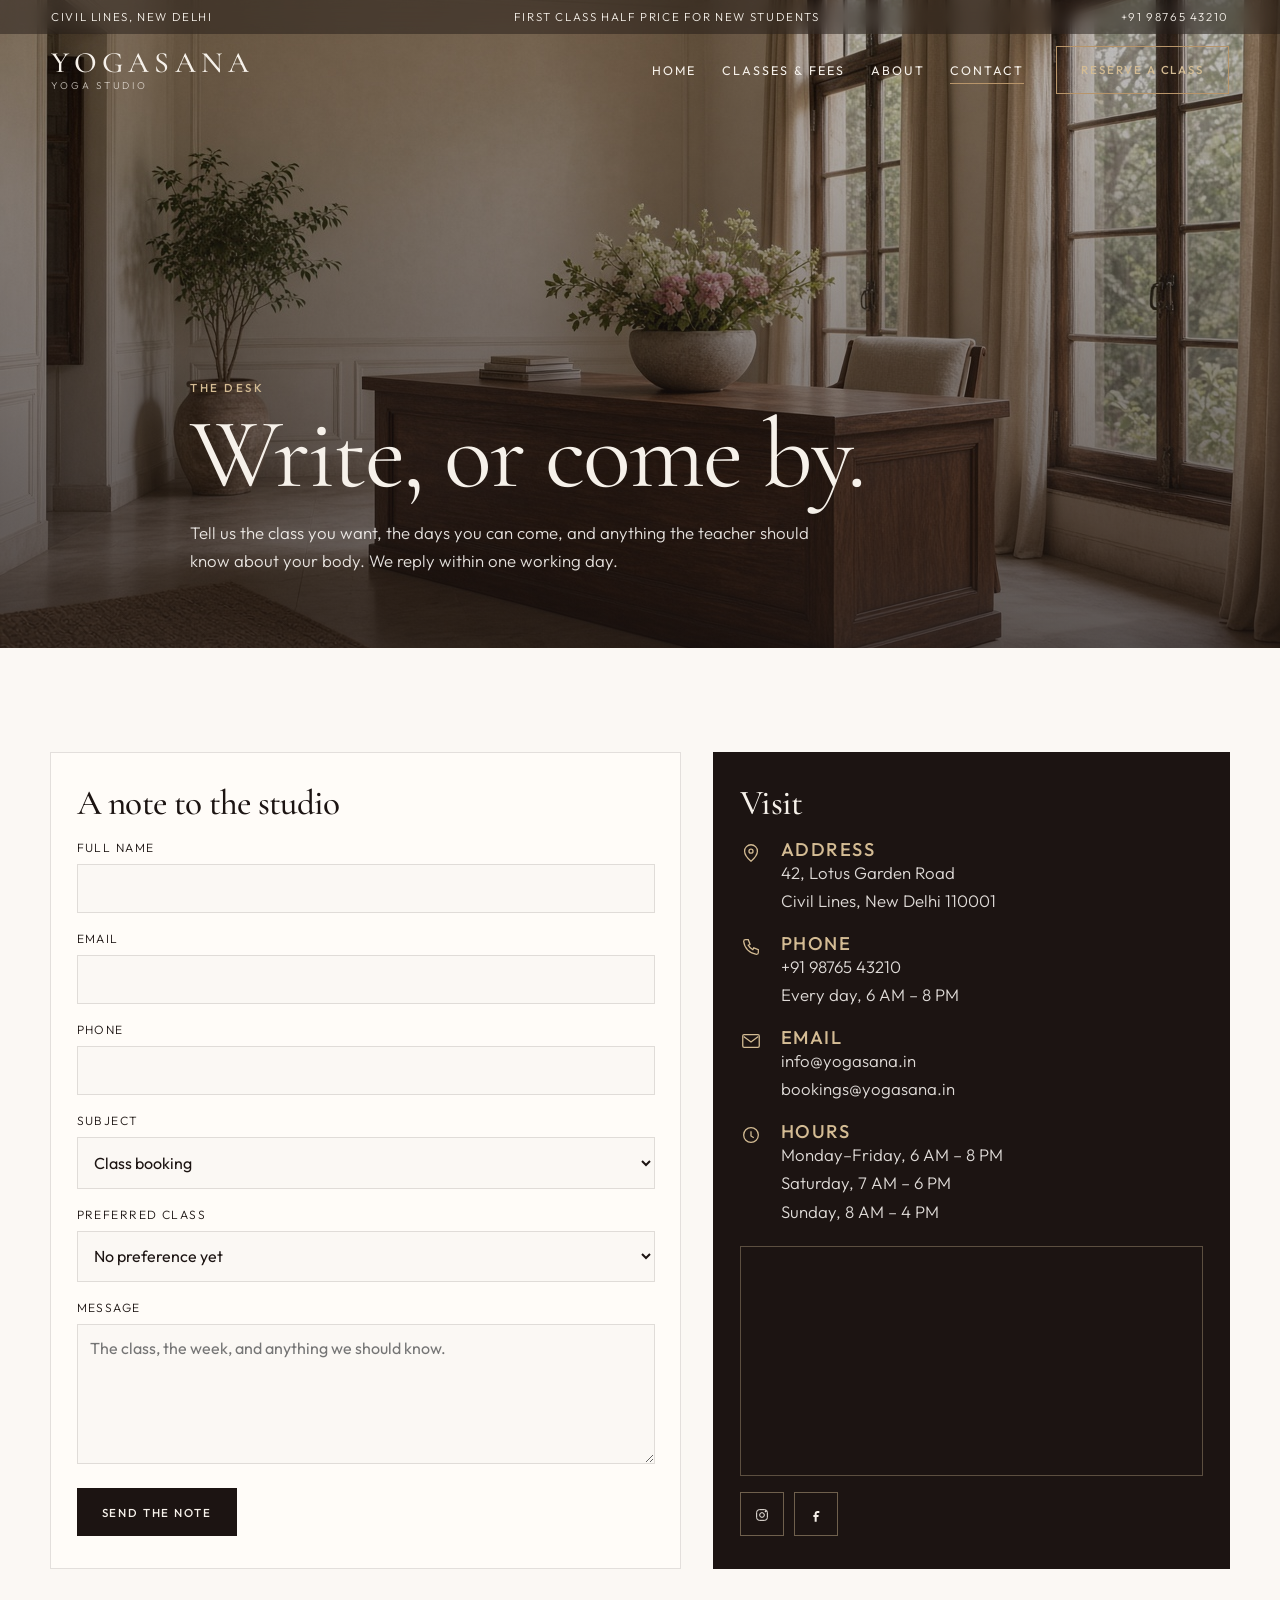
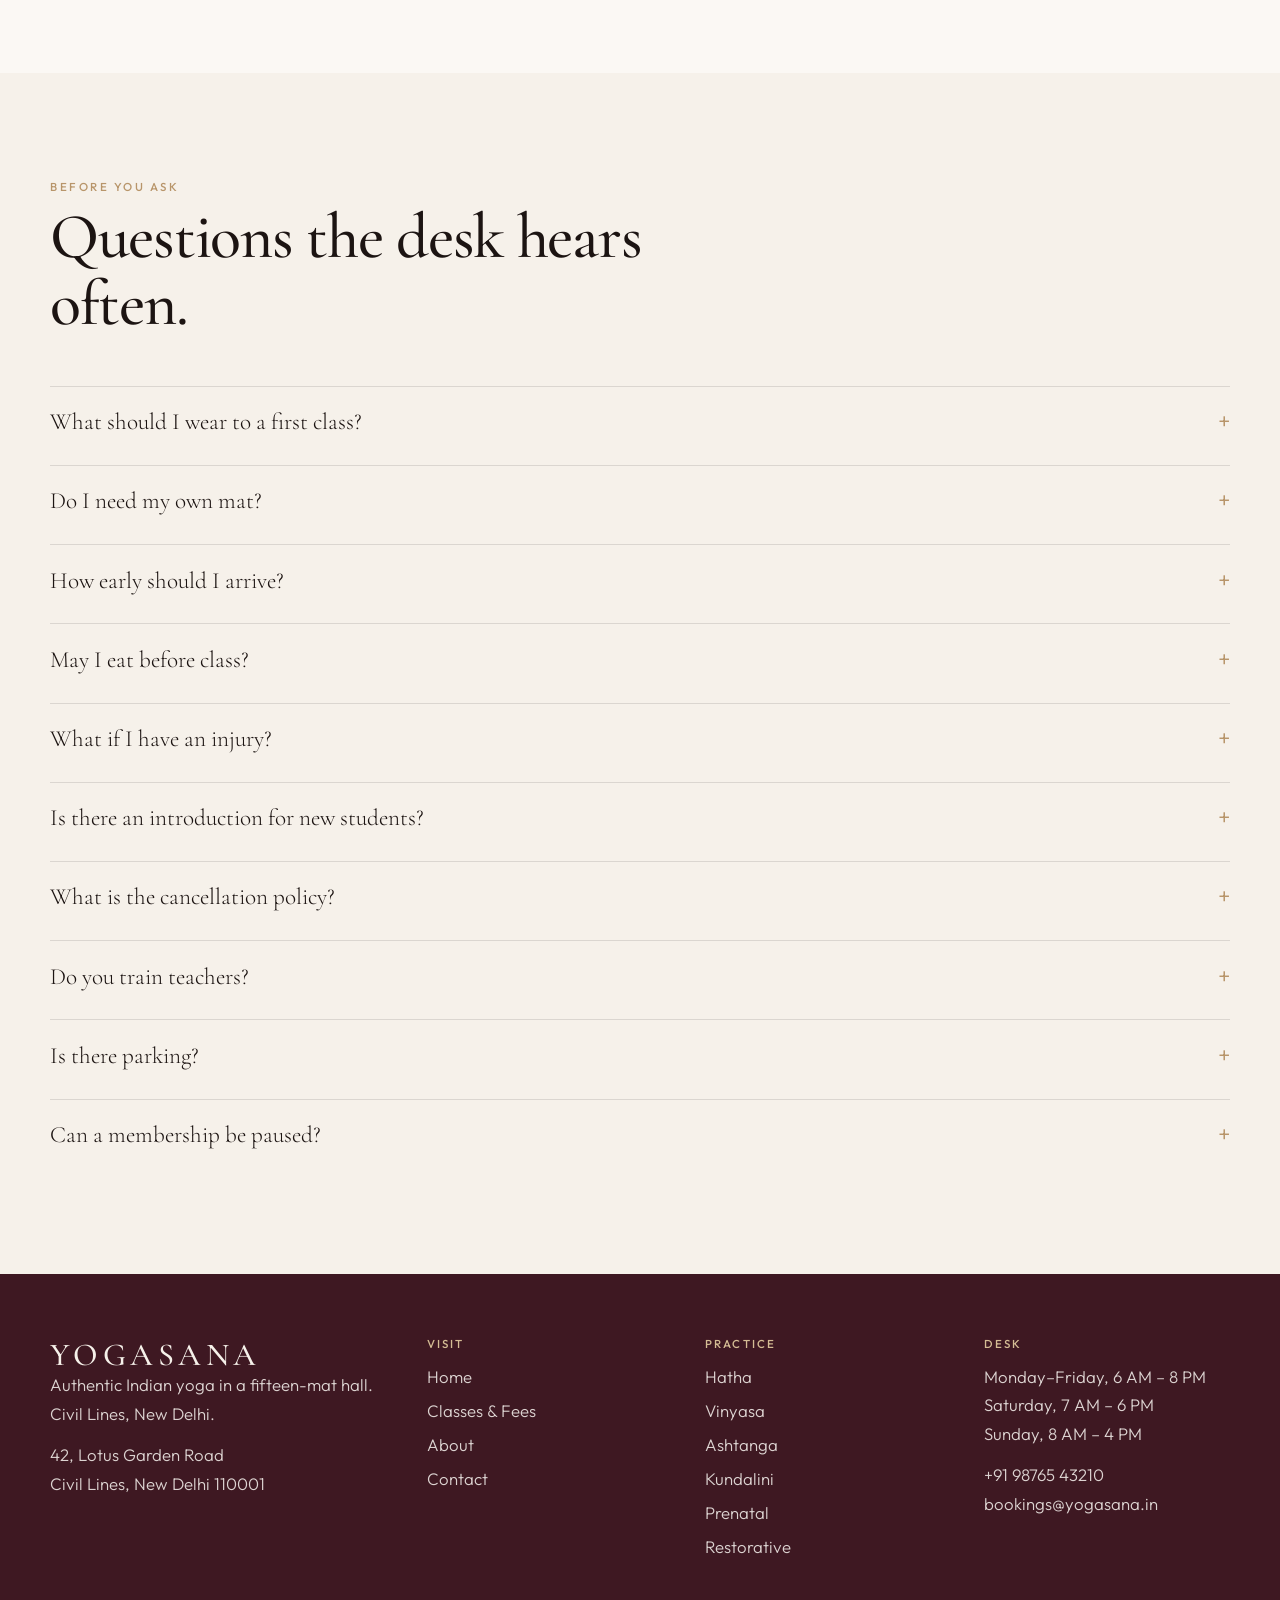
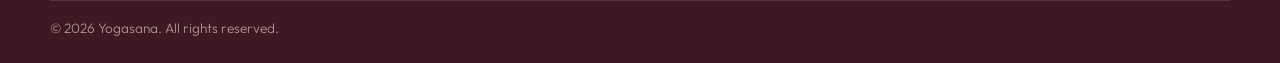
<file: contact.html>
<!DOCTYPE html>
<html lang="en">
<head>
  <meta charset="UTF-8">
  <meta name="viewport" content="width=device-width, initial-scale=1.0">
  <meta name="description" content="Write to Yogasana in Civil Lines, New Delhi. Reserve a class, ask about membership, or arrange a private hour.">
  <title>Contact | Yogasana</title>
  <link rel="icon" href="data:image/svg+xml,%3Csvg xmlns='http://www.w3.org/2000/svg' viewBox='0 0 64 64'%3E%3Ccircle cx='32' cy='32' r='28' fill='none' stroke='%23B8956A' stroke-width='2'/%3E%3Ccircle cx='32' cy='32' r='4' fill='%235C2430'/%3E%3C/svg%3E">
  <link rel="stylesheet" href="assets/css/style.css">
  <script>document.documentElement.classList.add("js");</script>
</head>
<body>
  <a class="skip" href="#main">Skip to content</a>
  <div class="veil" id="veil" aria-hidden="true"><span>Yogasana</span></div>
  <div class="utility">
    <p>Civil Lines, New Delhi</p>
    <p>First class half price for new students</p>
    <a href="tel:+919876543210">+91 98765 43210</a>
  </div>
  <header class="nav" id="nav">
    <a class="brand" href="index.html"><span class="brand-mark">Yogasana</span><span class="brand-sub">Yoga Studio</span></a>
    <button class="nav-toggle" aria-label="Open menu" aria-expanded="false" aria-controls="nav-panel"><span></span></button>
    <div class="nav-panel" id="nav-panel">
      <nav aria-label="Primary">
        <ul class="nav-links">
          <li><a href="index.html">Home</a></li>
          <li><a href="classes.html">Classes &amp; Fees</a></li>
          <li><a href="about.html">About</a></li>
          <li><a href="contact.html" class="active">Contact</a></li>
        </ul>
      </nav>
      <a class="btn btn-gold" href="contact.html">Reserve a class</a>
    </div>
  </header>

  <main id="main">
    <header class="page-hero">
      <img src="assets/images/reception.jpg" alt="The studio reception in soft daylight">
      <div class="shade"></div>
      <div class="inner">
        <p class="kicker light">The desk</p>
        <h1>Write, or come by.</h1>
        <p>Tell us the class you want, the days you can come, and anything the teacher should know about your body. We reply within one working day.</p>
      </div>
    </header>

    <section>
      <div class="wrap contact-grid">
        <div>
          <form id="booking-form">
            <h2>A note to the studio</h2>
            <div class="field">
              <label for="name">Full name</label>
              <input id="name" name="name" type="text" autocomplete="name" required>
              <p class="err">Please add your name.</p>
            </div>
            <div class="field">
              <label for="email">Email</label>
              <input id="email" name="email" type="email" autocomplete="email" required>
              <p class="err">Please add a valid email.</p>
            </div>
            <div class="field">
              <label for="phone">Phone</label>
              <input id="phone" name="phone" type="tel" autocomplete="tel" required>
              <p class="err">Please add a phone number of at least 10 digits.</p>
            </div>
            <div class="field">
              <label for="subject">Subject</label>
              <select id="subject" name="subject">
                <option value="booking">Class booking</option>
                <option value="membership">Membership</option>
                <option value="private">Private sessions</option>
                <option value="training">Teacher training</option>
                <option value="general">General question</option>
              </select>
            </div>
            <div class="field">
              <label for="class">Preferred class</label>
              <select id="class" name="class">
                <option value="">No preference yet</option>
                <option value="hatha">Hatha Yoga</option>
                <option value="vinyasa">Vinyasa Flow</option>
                <option value="ashtanga">Ashtanga Yoga</option>
                <option value="kundalini">Kundalini Yoga</option>
                <option value="prenatal">Prenatal Yoga</option>
                <option value="restorative">Restorative Yoga</option>
                <option value="dropin">Drop-in</option>
                <option value="monthly">Monthly membership</option>
                <option value="annual">Annual membership</option>
                <option value="private">Private hour</option>
              </select>
            </div>
            <div class="field">
              <label for="message">Message</label>
              <textarea id="message" name="message" required placeholder="The class, the week, and anything we should know."></textarea>
              <p class="err">Please leave a short message.</p>
            </div>
            <button class="btn btn-ink" type="submit">Send the note</button>
          </form>
          <div class="thanks" id="thanks">
            <h2>Your note is with the desk.</h2>
            <p>We reply within one working day, usually by phone if you have left a number. If you wrote about a first class, we will confirm the half-price visit and a time for the short consultation.</p>
            <button class="btn btn-ink mt" id="write-again" type="button">Write another note</button>
          </div>
        </div>

        <aside class="desk">
          <h2>Visit</h2>
          <div class="desk-item">
            <svg width="22" height="22" viewBox="0 0 24 24" fill="none" stroke="#D4BC94" stroke-width="1.4" aria-hidden="true"><path d="M12 21s7-6.2 7-11a7 7 0 1 0-14 0c0 4.8 7 11 7 11z"/><circle cx="12" cy="10" r="2.2"/></svg>
            <div>
              <h3>Address</h3>
              <p>42, Lotus Garden Road<br>Civil Lines, New Delhi 110001</p>
            </div>
          </div>
          <div class="desk-item">
            <svg width="22" height="22" viewBox="0 0 24 24" fill="none" stroke="#D4BC94" stroke-width="1.4" aria-hidden="true"><path d="M6 4h3l2 5-2 1a12 12 0 0 0 5 5l1-2 5 2v3a2 2 0 0 1-2 2A16 16 0 0 1 4 6a2 2 0 0 1 2-2z"/></svg>
            <div>
              <h3>Phone</h3>
              <p><a href="tel:+919876543210">+91 98765 43210</a><br>Every day, 6 AM – 8 PM</p>
            </div>
          </div>
          <div class="desk-item">
            <svg width="22" height="22" viewBox="0 0 24 24" fill="none" stroke="#D4BC94" stroke-width="1.4" aria-hidden="true"><rect x="3" y="5" width="18" height="14" rx="1.5"/><path d="M4 7l8 6 8-6"/></svg>
            <div>
              <h3>Email</h3>
              <p><a href="mailto:info@yogasana.in">info@yogasana.in</a><br><a href="mailto:bookings@yogasana.in">bookings@yogasana.in</a></p>
            </div>
          </div>
          <div class="desk-item">
            <svg width="22" height="22" viewBox="0 0 24 24" fill="none" stroke="#D4BC94" stroke-width="1.4" aria-hidden="true"><circle cx="12" cy="12" r="8"/><path d="M12 8v5l3 2"/></svg>
            <div>
              <h3>Hours</h3>
              <p>Monday–Friday, 6 AM – 8 PM<br>Saturday, 7 AM – 6 PM<br>Sunday, 8 AM – 4 PM</p>
            </div>
          </div>
          <div class="map-frame">
            <iframe title="Map showing Yogasana in Civil Lines, New Delhi" src="https://www.openstreetmap.org/export/embed.html?bbox=77.210%2C28.670%2C77.240%2C28.690&amp;layer=mapnik&amp;marker=28.679%2C77.225" loading="lazy"></iframe>
          </div>
          <div class="socials">
            <a href="#" aria-label="Instagram">
              <svg width="16" height="16" viewBox="0 0 24 24" fill="none" stroke="currentColor" stroke-width="1.5" aria-hidden="true"><rect x="4" y="4" width="16" height="16" rx="4"/><circle cx="12" cy="12" r="3.5"/><circle cx="17.5" cy="6.5" r="0.8" fill="currentColor"/></svg>
            </a>
            <a href="#" aria-label="Facebook">
              <svg width="16" height="16" viewBox="0 0 24 24" fill="currentColor" aria-hidden="true"><path d="M14 9h3V6h-3c-2.2 0-4 1.8-4 4v2H8v3h2v7h3v-7h2.6l.4-3H13v-2c0-.6.4-1 1-1z"/></svg>
            </a>
          </div>
        </aside>
      </div>
    </section>

    <section class="method">
      <div class="wrap">
        <header class="sec-head">
          <p class="kicker">Before you ask</p>
          <h2>Questions the desk hears often.</h2>
        </header>
        <div class="faq">
          <details>
            <summary>What should I wear to a first class?</summary>
            <p>Comfortable cloth you can move in: leggings or a soft trouser, and a top that stays in place when you fold. Bare feet. Leave chains and bangles that knock against the floor. If you are coming from the office, the changing rooms are there so you need not practise in a shirt you care about.</p>
          </details>
          <details>
            <summary>Do I need my own mat?</summary>
            <p>No. A fresh mat is set out for you at no charge. Many regular students still prefer their own, and a small shelf at the desk sells a cotton mat if you decide to keep one. Props — blocks, belts, bolsters, blankets — are already in the hall.</p>
          </details>
          <details>
            <summary>How early should I arrive?</summary>
            <p>Fifteen to twenty minutes the first time, so we can take your name, ask about injuries, and let you see the room before anyone is asked to sit. After that, five to ten minutes is enough. The door closes when the breath begins.</p>
          </details>
          <details>
            <summary>May I eat before class?</summary>
            <p>A light meal two to three hours before, or a small snack an hour before, is comfortable. A full stomach makes twists and folds unpleasant. Drink water through the day, and only a little in the half hour before you practise.</p>
          </details>
          <details>
            <summary>What if I have an injury?</summary>
            <p>Tell the teacher before the class, not during the first posture. They are trained to offer another shape. Many students come here precisely because something hurts and a crowded class made it worse. If the injury is recent or medical, a private hour is often the wiser beginning.</p>
          </details>
          <details>
            <summary>Is there an introduction for new students?</summary>
            <p>Yes. Your first class is half the usual drop-in fee, and the visit includes a short wellness consultation at the desk so we can place you in the right room. Mention that you are new when you write, and we will hold it for you.</p>
          </details>
          <details>
            <summary>What is the cancellation policy?</summary>
            <p>Classes need twenty-four hours’ notice to be moved or refunded. Later than that, the fee stands. Private hours need forty-eight hours. Members may cancel up to two hours before a class without losing the place.</p>
          </details>
          <details>
            <summary>Do you train teachers?</summary>
            <p>Yes. Dr. Arjun Sharma leads Yoga Alliance registered 200-hour and 500-hour trainings through the year. The work includes philosophy and practicum, not only how to sequence a flow. Write with the subject “Teacher training” and we will send the next dates.</p>
          </details>
          <details>
            <summary>Is there parking?</summary>
            <p>Complimentary parking sits in the lot beside the bungalow, lit in the evening. If it is full, there is street parking along Lotus Garden Road. Tell the desk if you are being dropped off and we will watch for you.</p>
          </details>
          <details>
            <summary>Can a membership be paused?</summary>
            <p>Monthly and annual members may pause for up to thirty days in a year, for travel, illness, or a similar reason. Ask the desk at least seven days before the pause should begin, so the billing can be set aside cleanly.</p>
          </details>
        </div>
      </div>
    </section>
  </main>

  <footer>
    <div class="wrap foot-grid">
      <div>
        <h2>Yogasana</h2>
        <p>Authentic Indian yoga in a fifteen-mat hall. Civil Lines, New Delhi.</p>
        <p class="mt-s">42, Lotus Garden Road<br>Civil Lines, New Delhi 110001</p>
      </div>
      <div>
        <h3>Visit</h3>
        <ul>
          <li><a href="index.html">Home</a></li>
          <li><a href="classes.html">Classes &amp; Fees</a></li>
          <li><a href="about.html">About</a></li>
          <li><a href="contact.html">Contact</a></li>
        </ul>
      </div>
      <div>
        <h3>Practice</h3>
        <ul>
          <li><a href="classes.html#hatha">Hatha</a></li>
          <li><a href="classes.html#vinyasa">Vinyasa</a></li>
          <li><a href="classes.html#ashtanga">Ashtanga</a></li>
          <li><a href="classes.html#kundalini">Kundalini</a></li>
          <li><a href="classes.html#prenatal">Prenatal</a></li>
          <li><a href="classes.html#restorative">Restorative</a></li>
        </ul>
      </div>
      <div>
        <h3>Desk</h3>
        <p>Monday–Friday, 6 AM – 8 PM</p>
        <p>Saturday, 7 AM – 6 PM</p>
        <p>Sunday, 8 AM – 4 PM</p>
        <p class="mt-s"><a href="tel:+919876543210">+91 98765 43210</a><br><a href="mailto:bookings@yogasana.in">bookings@yogasana.in</a></p>
      </div>
    </div>
    <div class="wrap legal">© 2026 Yogasana. All rights reserved.</div>
  </footer>
  <script src="assets/js/script.js"></script>
</body>
</html>
</file>
<file: assets/css/style.css>
/* Yogasana — heritage atelier */

@import url("https://fonts.googleapis.com/css2?family=Cormorant+Garamond:ital,wght@0,400;0,500;0,600;1,400;1,500&family=Outfit:wght@300;400;500&display=swap");

:root {
  --ink: #1c1412;
  --burgundy: #5c2430;
  --burgundy-deep: #3e1822;
  --gold: #b8956a;
  --gold-bright: #d4bc94;
  --ivory: #f6f1ea;
  --paper: #fbf8f4;
  --sand: #e7ddd0;
  --stone: #6e6258;
  --white: #fffcf8;
  --line: rgba(28, 20, 18, 0.12);
  --serif: "Cormorant Garamond", Georgia, serif;
  --sans: "Outfit", "Segoe UI", sans-serif;
  --nav-h: 78px;
  --ease: cubic-bezier(0.22, 1, 0.36, 1);
}

* { box-sizing: border-box; margin: 0; padding: 0; }
html { scroll-behavior: smooth; }
body {
  font-family: var(--sans);
  background: var(--paper);
  color: var(--ink);
  line-height: 1.7;
  font-weight: 300;
  font-size: 1.05rem;
  overflow-x: hidden;
}
img { max-width: 100%; display: block; }
a { color: inherit; text-decoration: none; }
button, input, select, textarea { font-family: inherit; }
button { cursor: pointer; background: none; border: 0; color: inherit; }
ul { list-style: none; }

.skip {
  position: absolute;
  left: 1rem;
  top: -4rem;
  background: var(--ink);
  color: var(--ivory);
  padding: 0.6rem 1rem;
  z-index: 10000;
}
.skip:focus { top: 1rem; }

:focus-visible {
  outline: 2px solid var(--gold);
  outline-offset: 3px;
}

h1, h2, h3, h4 {
  font-family: var(--serif);
  font-weight: 500;
  line-height: 1.05;
  letter-spacing: -0.02em;
}

.kicker {
  font-family: var(--sans);
  font-size: 0.72rem;
  letter-spacing: 0.22em;
  text-transform: uppercase;
  color: var(--gold);
  font-weight: 500;
}
.kicker.light { color: var(--gold-bright); }

.wrap {
  width: min(1180px, calc(100% - 2.4rem));
  margin-inline: auto;
}
.wrap-wide {
  width: min(1360px, calc(100% - 2.4rem));
  margin-inline: auto;
}

/* Veil */
.veil {
  position: fixed;
  inset: 0;
  background: var(--ivory);
  z-index: 9000;
  display: grid;
  place-items: center;
  transition: opacity 0.7s var(--ease), visibility 0.7s;
}
.veil span {
  font-family: var(--serif);
  font-size: clamp(3rem, 8vw, 6rem);
  font-weight: 400;
  letter-spacing: 0.18em;
  text-transform: uppercase;
  color: var(--burgundy);
}
.veil.is-done { opacity: 0; visibility: hidden; pointer-events: none; }

/* Utility + nav */
.utility {
  position: fixed;
  top: 0;
  left: 0;
  right: 0;
  z-index: 1100;
  display: flex;
  justify-content: space-between;
  gap: 1rem;
  padding: 0.45rem 4vw;
  background: rgba(28, 20, 18, 0.45);
  color: var(--ivory);
  font-size: 0.72rem;
  letter-spacing: 0.14em;
  text-transform: uppercase;
  backdrop-filter: blur(8px);
}
.utility a:hover { color: var(--gold-bright); }
.nav.is-solid ~ .utility,
body.scrolled .utility { background: var(--ink); }

.nav {
  position: fixed;
  top: 32px;
  left: 0;
  right: 0;
  z-index: 1200;
  display: flex;
  align-items: center;
  justify-content: space-between;
  padding: 0.85rem 4vw;
  color: var(--ivory);
  transition: background 0.4s var(--ease), color 0.4s var(--ease), box-shadow 0.4s;
}
.nav.is-solid,
.nav.is-open {
  background: rgba(251, 248, 244, 0.98);
  color: var(--ink);
  box-shadow: 0 1px 0 var(--line);
}
.nav.is-solid { top: 0; }
body.scrolled .nav { top: 0; }
body.scrolled .utility { transform: translateY(-100%); }
.utility { transition: transform 0.4s var(--ease), background 0.4s; }

.brand { display: flex; flex-direction: column; line-height: 1; }
.brand-mark {
  font-family: var(--serif);
  font-size: 1.85rem;
  letter-spacing: 0.18em;
  text-transform: uppercase;
  font-weight: 500;
}
.brand-sub {
  font-size: 0.62rem;
  letter-spacing: 0.28em;
  text-transform: uppercase;
  opacity: 0.75;
  margin-top: 0.25rem;
}

.nav-panel {
  display: flex;
  align-items: center;
  gap: 2rem;
}
.nav-links { display: flex; gap: 1.6rem; align-items: center; }
.nav-links a {
  font-size: 0.78rem;
  letter-spacing: 0.16em;
  text-transform: uppercase;
  font-weight: 400;
  position: relative;
}
.nav-links a.active::after,
.nav-links a:hover::after {
  content: "";
  position: absolute;
  left: 0;
  bottom: -6px;
  width: 100%;
  height: 1px;
  background: var(--gold);
}
.nav-toggle { display: none; width: 44px; height: 44px; position: relative; z-index: 2; }
.nav-toggle span,
.nav-toggle span::before,
.nav-toggle span::after {
  display: block;
  width: 22px;
  height: 1px;
  background: currentColor;
  position: absolute;
  left: 11px;
}
.nav-toggle span { top: 21px; }
.nav-toggle span::before,
.nav-toggle span::after { content: ""; left: 0; }
.nav-toggle span::before { top: -7px; }
.nav-toggle span::after { top: 7px; }
.nav.is-open .nav-toggle span { background: transparent; }
.nav.is-open .nav-toggle span::before { top: 0; transform: rotate(45deg); }
.nav.is-open .nav-toggle span::after { top: 0; transform: rotate(-45deg); }

.btn {
  display: inline-flex;
  align-items: center;
  justify-content: center;
  min-height: 48px;
  padding: 0 1.5rem;
  letter-spacing: 0.16em;
  text-transform: uppercase;
  font-size: 0.72rem;
  font-weight: 500;
  border: 1px solid transparent;
  transition: background 0.35s var(--ease), color 0.35s var(--ease), border-color 0.35s;
}
.btn-ivory { background: var(--ivory); color: var(--ink); }
.btn-ivory:hover { background: var(--white); }
.btn-line { border-color: rgba(255, 252, 248, 0.7); color: var(--ivory); }
.btn-line:hover { background: var(--ivory); color: var(--ink); }
.btn-ink { background: var(--ink); color: var(--ivory); }
.btn-ink:hover { background: var(--burgundy); }
.btn-gold {
  border-color: var(--gold);
  color: var(--gold-bright);
}
.nav.is-solid .btn-gold,
.nav.is-open .btn-gold { color: var(--burgundy); border-color: var(--burgundy); }
.nav.is-solid .btn-gold:hover,
.nav.is-open .btn-gold:hover { background: var(--burgundy); color: var(--ivory); }

/* Hero */
.hero {
  position: relative;
  min-height: 100vh;
  min-height: 100dvh;
  color: var(--ivory);
  display: grid;
  align-items: end;
  overflow: hidden;
  padding: 8.5rem 0 2rem;
}
.hero-slides, .hero-slide { position: absolute; inset: 0; }
.hero-slide { opacity: 0; transition: opacity 1.2s var(--ease); }
.hero-slide.is-active { opacity: 1; }
.hero-slide img {
  width: 100%;
  height: 100%;
  object-fit: cover;
  filter: brightness(0.52) saturate(0.85);
}
.js .hero-slide.is-active img { animation: drift 18s var(--ease) forwards; }
@keyframes drift {
  from { transform: scale(1); }
  to { transform: scale(1.08); }
}
.hero-shade {
  position: absolute;
  inset: 0;
  background:
    linear-gradient(90deg, rgba(18, 12, 10, 0.72) 0%, rgba(18, 12, 10, 0.48) 46%, rgba(18, 12, 10, 0.38) 100%),
    linear-gradient(180deg, rgba(18, 12, 10, 0.55) 0%, rgba(18, 12, 10, 0.28) 42%, rgba(18, 12, 10, 0.62) 100%);
  z-index: 1;
}
.hero-copy {
  position: relative;
  z-index: 3;
  width: min(920px, calc(100% - 3rem));
  margin: 0 0 4.5rem 6vw;
  text-shadow: 0 2px 16px rgba(0, 0, 0, 0.45);
}
.hero h1 {
  font-size: clamp(3.4rem, 8vw, 6.4rem);
  font-weight: 400;
  letter-spacing: 0.04em;
  text-transform: uppercase;
  margin: 0.35rem 0 0.2rem;
}
.hero-sanskrit {
  font-family: var(--serif);
  font-style: italic;
  font-size: clamp(1.25rem, 2vw, 1.7rem);
  color: var(--gold-bright);
  margin-bottom: 1rem;
}
.hero-lede {
  max-width: 38rem;
  font-size: 1.08rem;
  color: rgba(255, 252, 248, 0.88);
  margin-bottom: 1.6rem;
}
.hero-actions { display: flex; flex-wrap: wrap; gap: 0.8rem; }
.hero-quote {
  margin-top: 2rem;
  max-width: 34rem;
  border-left: 1px solid var(--gold);
  padding-left: 1rem;
}
.hero-quote p {
  font-family: var(--serif);
  font-style: italic;
  font-size: 1.35rem;
  line-height: 1.35;
}
.hero-quote cite {
  display: block;
  margin-top: 0.4rem;
  font-style: normal;
  font-size: 0.72rem;
  letter-spacing: 0.16em;
  text-transform: uppercase;
  color: var(--gold-bright);
}
.hero-quote.is-fading { opacity: 0; transition: opacity 0.4s; }
.hero-ui {
  position: absolute;
  z-index: 3;
  right: 6vw;
  bottom: 2.2rem;
  display: flex;
  align-items: center;
  gap: 0.8rem;
}
.hero-ui button {
  width: 44px;
  height: 44px;
  border: 1px solid rgba(255, 252, 248, 0.45);
  color: var(--ivory);
  font-size: 1.1rem;
}
.hero-ui button:hover { border-color: var(--gold-bright); color: var(--gold-bright); }
.dots { display: flex; gap: 0.45rem; }
.dots button {
  width: 7px;
  height: 7px;
  border-radius: 50%;
  background: rgba(255, 252, 248, 0.4);
  border: 0;
}
.dots button[aria-selected="true"] { background: var(--gold-bright); }

/* Marquee */
.marquee {
  background: var(--ink);
  color: var(--gold-bright);
  overflow: hidden;
  border-top: 1px solid rgba(212, 188, 148, 0.25);
  border-bottom: 1px solid rgba(212, 188, 148, 0.25);
}
.marquee-track {
  display: flex;
  gap: 2.5rem;
  width: max-content;
  padding: 0.85rem 0;
  animation: ticker 42s linear infinite;
  font-size: 0.75rem;
  letter-spacing: 0.28em;
  text-transform: uppercase;
}
.marquee-track span::before {
  content: "·";
  margin-right: 2.5rem;
  color: var(--gold);
}
@keyframes ticker {
  from { transform: translateX(0); }
  to { transform: translateX(-50%); }
}

/* Sections */
section { padding: 6.5rem 0; }
.sec-head { margin-bottom: 3rem; max-width: 40rem; }
.sec-head h2 {
  font-size: clamp(2.4rem, 5vw, 4rem);
  margin: 0.4rem 0 0.8rem;
  font-weight: 500;
}
.lede { color: var(--stone); font-size: 1.08rem; max-width: 62ch; }
.center { text-align: center; margin-inline: auto; }

/* Intro */
.intro-grid {
  display: grid;
  grid-template-columns: 1.05fr 0.95fr;
  gap: 4rem;
  align-items: start;
}
.frame-photo img {
  width: 100%;
  aspect-ratio: 4 / 5;
  object-fit: cover;
}
.intro-copy h2 { font-size: clamp(2.4rem, 4vw, 3.6rem); margin: 0.4rem 0 1rem; }
.intro-copy p + p { margin-top: 1rem; }
.stats {
  display: grid;
  grid-template-columns: repeat(4, 1fr);
  gap: 1rem;
  margin-top: 2rem;
  padding-top: 1.4rem;
  border-top: 1px solid var(--line);
}
.stats strong {
  display: block;
  font-family: var(--serif);
  font-size: 1.7rem;
  font-weight: 500;
  color: var(--burgundy);
}
.stats span {
  font-size: 0.75rem;
  letter-spacing: 0.08em;
  text-transform: uppercase;
  color: var(--stone);
}

/* Method */
.method { background: var(--ivory); }
.method-list { display: grid; gap: 0; }
.method-item {
  display: grid;
  grid-template-columns: 90px 1fr 1.4fr;
  gap: 1.5rem;
  padding: 2rem 0;
  border-top: 1px solid var(--line);
  align-items: start;
}
.method-item:last-child { border-bottom: 1px solid var(--line); }
.method-item .num {
  font-family: var(--serif);
  font-size: 2rem;
  color: var(--gold);
}
.method-item h3 { font-size: 2rem; }
.method-item p { color: var(--stone); }

/* Classes home */
.class-grid {
  display: grid;
  grid-template-columns: repeat(3, 1fr);
  gap: 1.4rem;
}
.class-card {
  background: var(--white);
  border: 1px solid var(--line);
  display: flex;
  flex-direction: column;
}
.class-card img { width: 100%; aspect-ratio: 4 / 3; object-fit: cover; }
.class-card .body { padding: 1.4rem 1.3rem 1.5rem; display: flex; flex-direction: column; gap: 0.7rem; flex: 1; }
.class-card h3 { font-size: 1.8rem; }
.meta {
  display: flex;
  flex-wrap: wrap;
  gap: 0.5rem 0.9rem;
  font-size: 0.75rem;
  letter-spacing: 0.12em;
  text-transform: uppercase;
  color: var(--stone);
}
.price {
  font-family: var(--serif);
  font-size: 1.45rem;
  color: var(--burgundy);
  margin-top: auto;
}
.class-card p { color: var(--stone); font-size: 0.98rem; }
.link-quiet {
  letter-spacing: 0.14em;
  text-transform: uppercase;
  font-size: 0.72rem;
  border-bottom: 1px solid var(--gold);
  align-self: flex-start;
  padding-bottom: 0.15rem;
}
.link-quiet:hover { color: var(--burgundy); }

/* Ritual */
.ritual { background: var(--burgundy-deep); color: var(--ivory); }
.ritual .kicker { color: var(--gold-bright); }
.ritual .sec-head h2 { color: var(--ivory); }
.ritual-row {
  display: grid;
  grid-template-columns: repeat(5, 1fr);
  gap: 1.2rem;
}
.ritual-step {
  background: var(--paper);
  color: var(--ink);
  border: 1px solid rgba(212, 188, 148, 0.55);
  padding: 1.5rem 1.25rem 1.6rem;
  min-height: 100%;
}
.ritual-step em {
  font-family: var(--serif);
  font-style: italic;
  color: var(--gold);
  display: block;
  margin-bottom: 0.6rem;
}
.ritual-step h3 { font-size: 1.6rem; margin-bottom: 0.5rem; color: var(--burgundy); }
.ritual-step p { color: var(--stone); font-size: 0.95rem; }

/* Teachers rail */
.teacher-rail {
  display: grid;
  grid-auto-flow: column;
  grid-auto-columns: minmax(210px, 1fr);
  gap: 1rem;
  overflow-x: auto;
  scroll-snap-type: x mandatory;
  padding-bottom: 0.6rem;
}
.teacher-rail article { scroll-snap-align: start; }
.teacher-rail img { width: 100%; aspect-ratio: 3 / 4; object-fit: cover; }
.teacher-rail h3 { font-size: 1.45rem; margin-top: 0.7rem; }
.teacher-rail p { color: var(--stone); font-size: 0.92rem; }

/* Testimonials */
.quotes { background: var(--ivory); }
.quote-stage { max-width: 820px; margin: 0 auto; text-align: center; min-height: 280px; }
.quote-stage blockquote { display: none; }
.quote-stage blockquote.is-active { display: block; animation: rise 0.7s var(--ease); }
@keyframes rise {
  from { opacity: 0; transform: translateY(12px); }
  to { opacity: 1; transform: none; }
}
.quote-stage q {
  font-family: var(--serif);
  font-style: italic;
  font-size: clamp(1.5rem, 3vw, 2.15rem);
  line-height: 1.35;
  display: block;
}
.who {
  display: flex;
  align-items: center;
  justify-content: center;
  gap: 0.8rem;
  margin-top: 1.6rem;
}
.who img { width: 56px; height: 56px; object-fit: cover; border-radius: 50%; }
.who strong { display: block; font-weight: 500; }
.who span { color: var(--stone); font-size: 0.9rem; }
.quote-nav { display: flex; justify-content: center; gap: 0.6rem; margin-top: 1.5rem; }

/* Visit */
.visit-grid {
  display: grid;
  grid-template-columns: 1.15fr 0.85fr;
  min-height: 560px;
}
.visit-grid img { width: 100%; height: 100%; object-fit: cover; min-height: 420px; }
.visit-copy {
  background: var(--ink);
  color: var(--ivory);
  padding: 3.5rem 3rem;
  display: flex;
  flex-direction: column;
  justify-content: center;
}
.visit-copy h2 { font-size: clamp(2.4rem, 4vw, 3.5rem); margin: 0.4rem 0 1rem; }
.visit-copy p { color: rgba(255, 252, 248, 0.8); }
.visit-copy address { font-style: normal; margin: 1.4rem 0; color: var(--gold-bright); }
.visit-copy .btn { align-self: flex-start; margin-top: 0.6rem; }

/* Close band — inset so it never sits on the footer */
section.close-band {
  position: relative;
  min-height: 480px;
  display: grid;
  place-items: center;
  text-align: center;
  color: var(--ivory);
  overflow: hidden;
  width: min(1180px, calc(100% - 3rem));
  margin: 1rem auto 5rem;
  padding: 4.5rem 1.5rem;
}
.close-band img { position: absolute; inset: 0; width: 100%; height: 100%; object-fit: cover; }
.close-band .shade {
  position: absolute;
  inset: 0;
  background: rgba(28, 20, 18, 0.55);
}
.close-band .inner { position: relative; z-index: 1; padding: 4rem 1.2rem; max-width: 40rem; }
.close-band h2 { font-size: clamp(2.4rem, 5vw, 4rem); margin: 0.4rem 0 0.8rem; }

/* Page hero */
.page-hero {
  position: relative;
  min-height: 72vh;
  display: grid;
  align-items: end;
  color: var(--ivory);
  overflow: hidden;
}
.page-hero img { position: absolute; inset: 0; width: 100%; height: 100%; object-fit: cover; }
.page-hero .shade {
  position: absolute;
  inset: 0;
  background: linear-gradient(180deg, rgba(28, 20, 18, 0.25), rgba(28, 20, 18, 0.72));
}
.page-hero .inner {
  position: relative;
  z-index: 1;
  width: min(900px, calc(100% - 2.4rem));
  margin: 0 auto 4.5rem;
}
.page-hero h1 { font-size: clamp(3.2rem, 8vw, 6.2rem); font-weight: 400; margin: 0.3rem 0 0.8rem; }
.page-hero p { max-width: 40rem; color: rgba(255, 252, 248, 0.88); }

/* Class features */
.feature {
  display: grid;
  grid-template-columns: 1.05fr 0.95fr;
  gap: 3rem;
  align-items: center;
  padding: 3.2rem 0;
  border-top: 1px solid var(--line);
}
.feature.reverse { direction: rtl; }
.feature.reverse > * { direction: ltr; }
.feature img { width: 100%; aspect-ratio: 4 / 3; object-fit: cover; }
.feature h2 { font-size: clamp(2.2rem, 4vw, 3.2rem); margin: 0.3rem 0 0.8rem; }
.feature .price { margin: 1rem 0; }
.detail-row { display: flex; flex-wrap: wrap; gap: 0.5rem; margin: 1rem 0; }
.pill {
  border: 1px solid var(--line);
  padding: 0.3rem 0.7rem;
  font-size: 0.72rem;
  letter-spacing: 0.12em;
  text-transform: uppercase;
  color: var(--stone);
}

/* Pricing */
.pricing { background: var(--ivory); }
.price-grid {
  display: grid;
  grid-template-columns: repeat(4, 1fr);
  gap: 1rem;
  align-items: stretch;
}
.plan {
  background: var(--paper);
  color: var(--ink);
  border: 1px solid var(--line);
  padding: 1.6rem 1.3rem 1.5rem;
  display: flex;
  flex-direction: column;
  gap: 0.7rem;
  transition: background 0.35s var(--ease), color 0.35s var(--ease), border-color 0.35s var(--ease), transform 0.35s var(--ease);
}
.plan:hover,
.plan:focus-within {
  background: var(--ink);
  color: var(--ivory);
  border-color: var(--gold);
  transform: translateY(-8px);
}
.plan .flag {
  font-size: 0.68rem;
  letter-spacing: 0.18em;
  text-transform: uppercase;
  color: var(--gold);
}
.plan h3 { font-size: 1.8rem; }
.plan .amount {
  font-family: var(--serif);
  font-size: 2.3rem;
  color: var(--burgundy);
}
.plan:hover .amount,
.plan:focus-within .amount { color: var(--gold-bright); }
.plan .amount span { font-family: var(--sans); font-size: 0.85rem; color: var(--stone); }
.plan:hover .amount span,
.plan:focus-within .amount span { color: rgba(255, 252, 248, 0.65); }
.plan ul { display: grid; gap: 0.45rem; color: var(--stone); font-size: 0.95rem; margin: 0.4rem 0 0.8rem; }
.plan:hover ul,
.plan:focus-within ul { color: rgba(255, 252, 248, 0.82); }
.plan .btn { margin-top: auto; }
.plan:hover .btn,
.plan:focus-within .btn {
  background: var(--ivory);
  color: var(--ink);
  border-color: transparent;
}

/* Schedule */
.day-panel { display: none; }
.table-wrap { overflow-x: auto; border: 1px solid var(--line); }
table { width: 100%; border-collapse: collapse; min-width: 860px; background: var(--white); }
th, td { padding: 0.9rem 0.8rem; text-align: left; border-bottom: 1px solid var(--line); vertical-align: top; font-size: 0.92rem; }
th {
  background: var(--ink);
  color: var(--ivory);
  font-weight: 400;
  letter-spacing: 0.12em;
  text-transform: uppercase;
  font-size: 0.72rem;
}
td strong { display: block; font-weight: 500; }
td span { color: var(--stone); font-size: 0.82rem; }
.time-col { color: var(--burgundy); font-family: var(--serif); font-size: 1.05rem; white-space: nowrap; }

.day-switch { display: none; gap: 0.4rem; flex-wrap: wrap; margin-bottom: 1rem; }
.day-switch button {
  min-height: 44px;
  padding: 0 0.9rem;
  border: 1px solid var(--line);
  letter-spacing: 0.12em;
  text-transform: uppercase;
  font-size: 0.72rem;
}
.day-switch button[aria-selected="true"] { background: var(--ink); color: var(--ivory); border-color: var(--ink); }
.day-panel.is-active { display: none; }
.slot {
  display: grid;
  grid-template-columns: 90px 1fr;
  gap: 0.8rem;
  padding: 0.9rem 0;
  border-bottom: 1px solid var(--line);
}
.slot time { font-family: var(--serif); color: var(--burgundy); }
.slot h3 { font-size: 1.35rem; }
.slot p { color: var(--stone); font-size: 0.92rem; }

.prep {
  display: grid;
  grid-template-columns: repeat(3, 1fr);
  gap: 1.5rem;
}
.prep article { border-top: 1px solid var(--gold); padding-top: 1rem; }
.prep h3 { font-size: 1.7rem; margin-bottom: 0.5rem; }
.prep p { color: var(--stone); }

/* About */
.story {
  display: grid;
  grid-template-columns: 0.9fr 1.1fr;
  gap: 3.5rem;
  align-items: center;
}
.story img { width: 100%; aspect-ratio: 16 / 11; object-fit: cover; }
.story p + p { margin-top: 1rem; }
.pull {
  font-family: var(--serif);
  font-style: italic;
  font-size: clamp(1.6rem, 3vw, 2.1rem);
  line-height: 1.3;
  color: var(--burgundy);
  margin: 1.4rem 0;
}

.founder {
  display: grid;
  grid-template-columns: 0.8fr 1.2fr;
  background: var(--white);
  border: 1px solid var(--line);
}
.founder img { width: 100%; height: 100%; object-fit: cover; min-height: 460px; }
.founder div { padding: 2.5rem 2.2rem; }
.founder h2 { font-size: clamp(2.4rem, 4vw, 3.4rem); }
.founder .role { color: var(--gold); letter-spacing: 0.14em; text-transform: uppercase; font-size: 0.75rem; margin: 0.4rem 0 1rem; }
.founder p + p { margin-top: 0.9rem; }
.creds { margin-top: 1.2rem; color: var(--stone); font-size: 0.95rem; }

.principles { display: grid; gap: 0; }
.principles article {
  display: grid;
  grid-template-columns: 180px 1fr;
  gap: 1.5rem;
  padding: 1.8rem 0;
  border-top: 1px solid var(--line);
}
.principles h3 { font-size: 1.8rem; }

.faculty {
  display: grid;
  grid-template-columns: repeat(4, 1fr);
  gap: 1.2rem;
}
.faculty img { width: 100%; aspect-ratio: 3 / 4; object-fit: cover; }
.faculty h3 { font-size: 1.4rem; margin-top: 0.6rem; }
.faculty p { color: var(--stone); font-size: 0.92rem; }

.rooms {
  display: grid;
  grid-template-columns: 1.3fr 1fr;
  gap: 1rem;
}
.room { position: relative; overflow: hidden; min-height: 280px; color: var(--ivory); }
.room img { position: absolute; inset: 0; width: 100%; height: 100%; object-fit: cover; }
.room .cap {
  position: absolute;
  inset: auto 0 0 0;
  padding: 1.4rem;
  background: linear-gradient(transparent, rgba(28, 20, 18, 0.82));
}
.room h3 { font-size: 1.7rem; margin-bottom: 0.3rem; }
.room p { color: rgba(255, 252, 248, 0.86); font-size: 0.95rem; }
.room.tall { grid-row: span 2; min-height: 580px; }

.awards {
  display: grid;
  grid-template-columns: repeat(4, 1fr);
  gap: 1rem;
}
.awards article {
  padding: 1.4rem 0;
  border-top: 1px solid var(--gold);
}
.awards h3 { font-size: 1.45rem; margin-bottom: 0.4rem; }
.awards p { color: var(--stone); font-size: 0.95rem; }

/* Contact */
.contact-grid {
  display: grid;
  grid-template-columns: 1.1fr 0.9fr;
  gap: 2rem;
  align-items: start;
}
form, .desk {
  background: var(--white);
  border: 1px solid var(--line);
  padding: 2rem 1.6rem;
}
.desk { background: var(--ink); color: var(--ivory); }
.desk h2, form h2 { font-size: 2.2rem; margin-bottom: 1rem; }
.field { margin-bottom: 1rem; }
.field label { display: block; font-size: 0.75rem; letter-spacing: 0.12em; text-transform: uppercase; margin-bottom: 0.35rem; }
.field input, .field select, .field textarea {
  width: 100%;
  background: var(--paper);
  border: 1px solid var(--line);
  padding: 0.85rem 0.8rem;
  color: var(--ink);
  font-size: 1rem;
}
.field textarea { min-height: 140px; resize: vertical; }
.field input:focus, .field select:focus, .field textarea:focus { outline: 1px solid var(--gold); border-color: var(--gold); }
.err { display: none; color: #8d2d32; font-size: 0.82rem; margin-top: 0.25rem; }
.field.is-bad input, .field.is-bad textarea, .field.is-bad select { border-color: #8d2d32; }
.field.is-bad .err { display: block; }
.desk-item { display: grid; grid-template-columns: 28px 1fr; gap: 0.8rem; margin: 1.1rem 0; }
.desk-item h3 { font-size: 1.15rem; font-family: var(--sans); letter-spacing: 0.08em; text-transform: uppercase; font-weight: 500; color: var(--gold-bright); }
.desk-item p, .desk-item a { color: rgba(255, 252, 248, 0.86); }
.desk svg { margin-top: 0.15rem; }
.map-frame {
  margin-top: 1.2rem;
  border: 1px solid rgba(212, 188, 148, 0.35);
  height: 230px;
}
.map-frame iframe { width: 100%; height: 100%; border: 0; filter: grayscale(0.4) contrast(0.95); }
.socials { display: flex; gap: 0.6rem; margin-top: 1rem; }
.socials a {
  width: 44px;
  height: 44px;
  border: 1px solid rgba(212, 188, 148, 0.45);
  display: grid;
  place-items: center;
}
.socials a:hover { background: var(--gold); color: var(--ink); }
.thanks { display: none; }
.thanks.is-on {
  display: block;
  background: var(--white);
  border: 1px solid var(--line);
  padding: 2rem 1.6rem;
}
.thanks h2 { margin-bottom: 0.6rem; }
form.is-off { display: none; }

.faq { display: grid; gap: 0.5rem; }
.faq details {
  border-top: 1px solid var(--line);
  padding: 0.9rem 0;
}
.faq summary {
  cursor: pointer;
  font-family: var(--serif);
  font-size: 1.45rem;
  list-style: none;
  display: flex;
  justify-content: space-between;
  gap: 1rem;
  align-items: baseline;
}
.faq summary::-webkit-details-marker { display: none; }
.faq summary::after { content: "+"; color: var(--gold); font-family: var(--sans); }
.faq details[open] summary::after { content: "–"; }
.faq details p { color: var(--stone); margin-top: 0.6rem; max-width: 70ch; }

/* Footer */
footer {
  background: var(--burgundy-deep);
  color: rgba(255, 252, 248, 0.82);
  padding: 4rem 0 1.4rem;
}
.foot-grid {
  display: grid;
  grid-template-columns: 1.4fr 1fr 1fr 1fr;
  gap: 2rem;
}
footer h2 {
  font-size: 2rem;
  color: var(--ivory);
  letter-spacing: 0.14em;
  text-transform: uppercase;
}
footer h3 {
  font-family: var(--sans);
  font-size: 0.72rem;
  letter-spacing: 0.18em;
  text-transform: uppercase;
  color: var(--gold-bright);
  font-weight: 500;
  margin-bottom: 0.8rem;
}
footer a:hover { color: var(--gold-bright); }
footer li + li { margin-top: 0.35rem; }
.mt { margin-top: 1.4rem; }
.mt-s { margin-top: 0.8rem; }

.legal {
  margin-top: 2.4rem;
  padding-top: 1rem;
  border-top: 1px solid rgba(255, 252, 248, 0.12);
  font-size: 0.85rem;
  color: rgba(255, 252, 248, 0.55);
}

/* Reveal — text and pictures arrive as they enter the screen */
.js .reveal {
  opacity: 0;
  transform: translateY(32px);
  animation: none;
}
.js .reveal.in {
  opacity: 1;
  transform: none;
  transition: opacity 0.75s var(--ease), transform 0.75s var(--ease);
  transition-delay: var(--d, 0s);
}

@media (prefers-reduced-motion: reduce) {
  html { scroll-behavior: auto; }
  .veil { display: none; }
  .marquee-track, .hero-slide img, .js .reveal { animation: none !important; transition: none !important; transform: none !important; opacity: 1 !important; }
  .quote-stage blockquote.is-active { animation: none; }
}

@media (max-width: 1100px) {
  .class-grid, .price-grid, .faculty, .awards { grid-template-columns: repeat(2, 1fr); }
  .intro-grid, .feature, .feature.reverse, .story, .founder, .contact-grid, .visit-grid { grid-template-columns: 1fr; direction: ltr; }
  .ritual-row { grid-template-columns: 1fr 1fr; }
  .method-item, .principles article { grid-template-columns: 70px 1fr; }
  .method-item p, .principles article p { grid-column: 2; }
  .rooms { grid-template-columns: 1fr 1fr; }
  .room.tall { grid-row: auto; min-height: 320px; }
  .foot-grid { grid-template-columns: 1fr 1fr; }
  .stats { grid-template-columns: 1fr 1fr; }
}

@media (max-width: 820px) {
  .utility p:nth-child(2) { display: none; }
  .nav-toggle { display: block; }
  .nav-panel {
    position: fixed;
    inset: 0;
    background: var(--ivory);
    color: var(--ink);
    flex-direction: column;
    justify-content: center;
    gap: 1.6rem;
    transform: translateY(-102%);
    transition: transform 0.5s var(--ease);
  }
  .nav.is-open .nav-panel { transform: none; }
  .nav-links { flex-direction: column; gap: 1.2rem; }
  .nav-links a { font-family: var(--serif); font-size: 2rem; letter-spacing: 0.04em; text-transform: none; }
  .hero-copy { margin: 0 1.2rem 3rem; }
  .hero-ui { right: 1.2rem; left: 1.2rem; justify-content: space-between; }
  .prep, .rooms { grid-template-columns: 1fr; }
  .table-wrap { display: none; }
  .day-switch { display: flex; }
  .day-panel.is-active { display: grid; gap: 0.7rem; }
  section { padding: 4.2rem 0; }
  .visit-copy, form, .desk, .founder div { padding: 1.6rem 1.2rem; }
}

@media (max-width: 560px) {
  .class-grid, .price-grid, .faculty, .awards, .ritual-row, .foot-grid { grid-template-columns: 1fr; }
  .hero h1 { font-size: 4.2rem; }
  .hero-quote p { font-size: 1.15rem; }
  .method-item, .principles article { grid-template-columns: 1fr; }
  .method-item p, .principles article p { grid-column: auto; }
}
</file>
